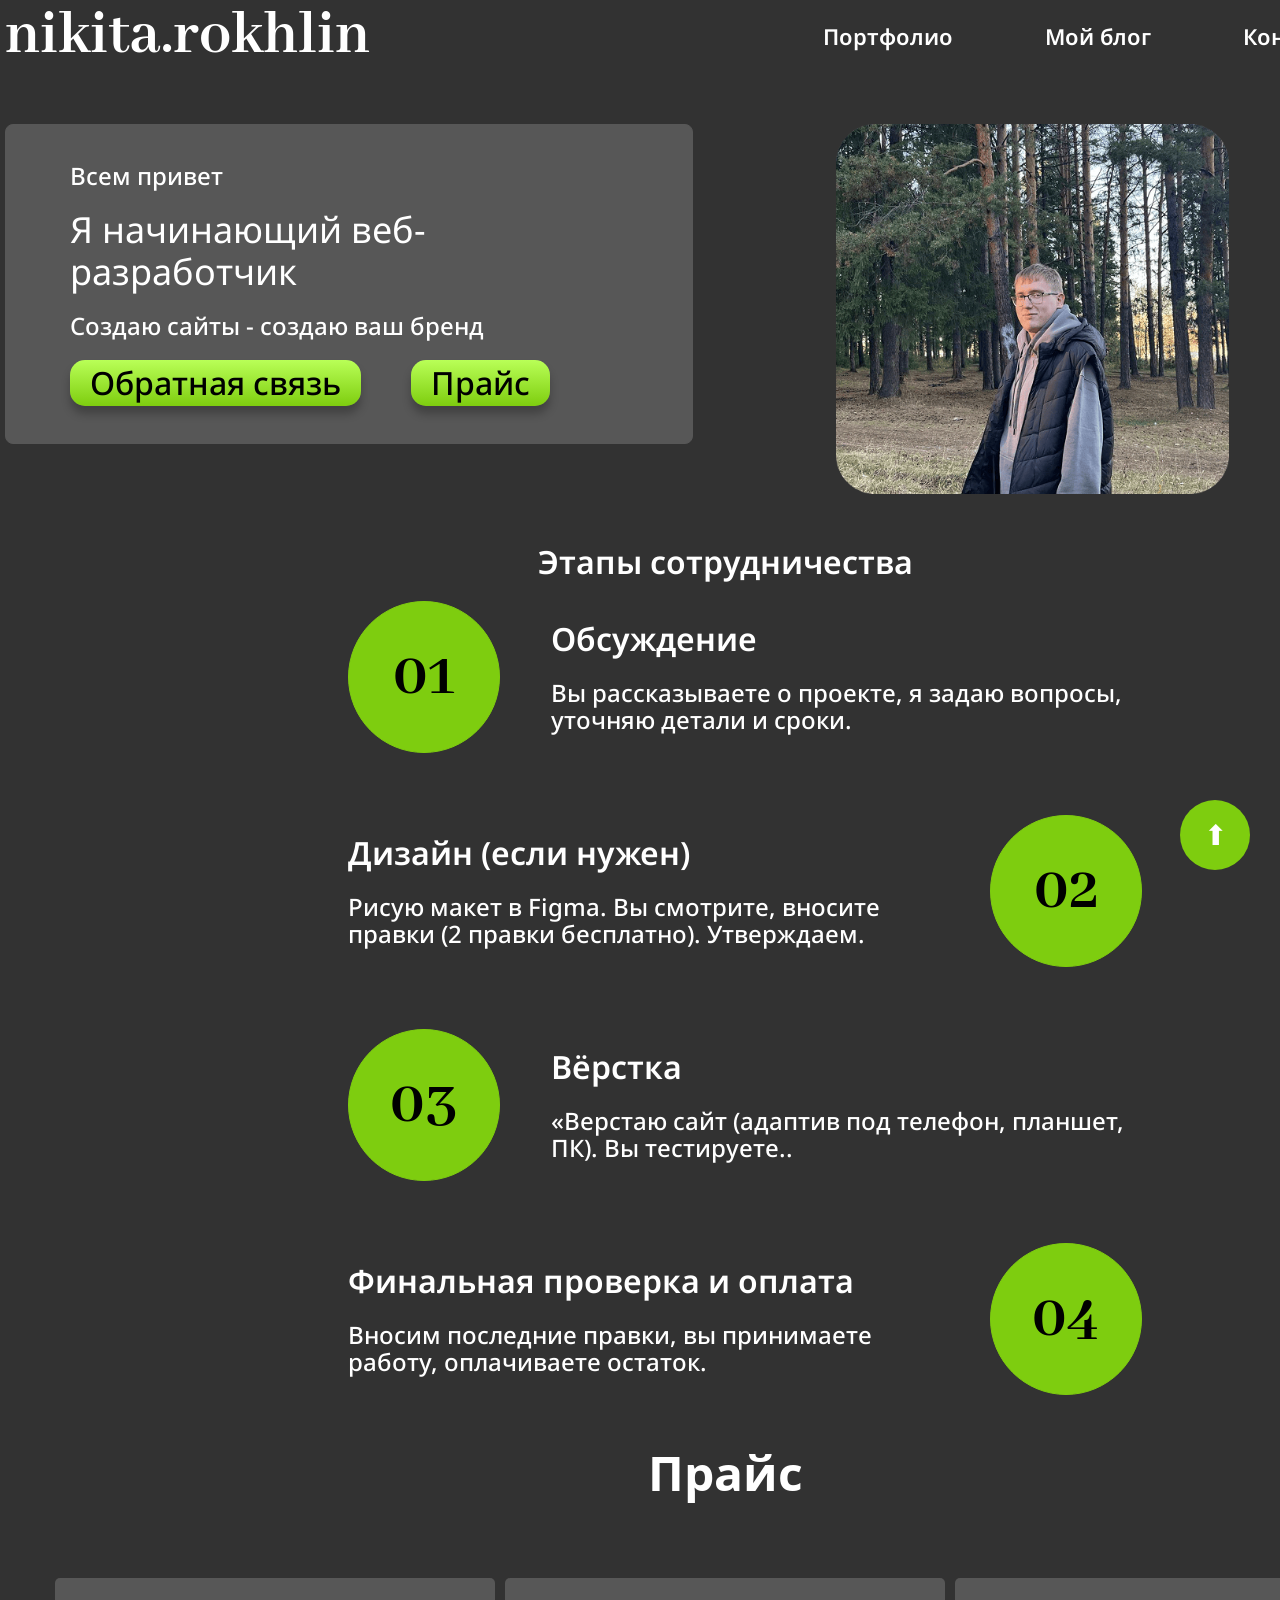
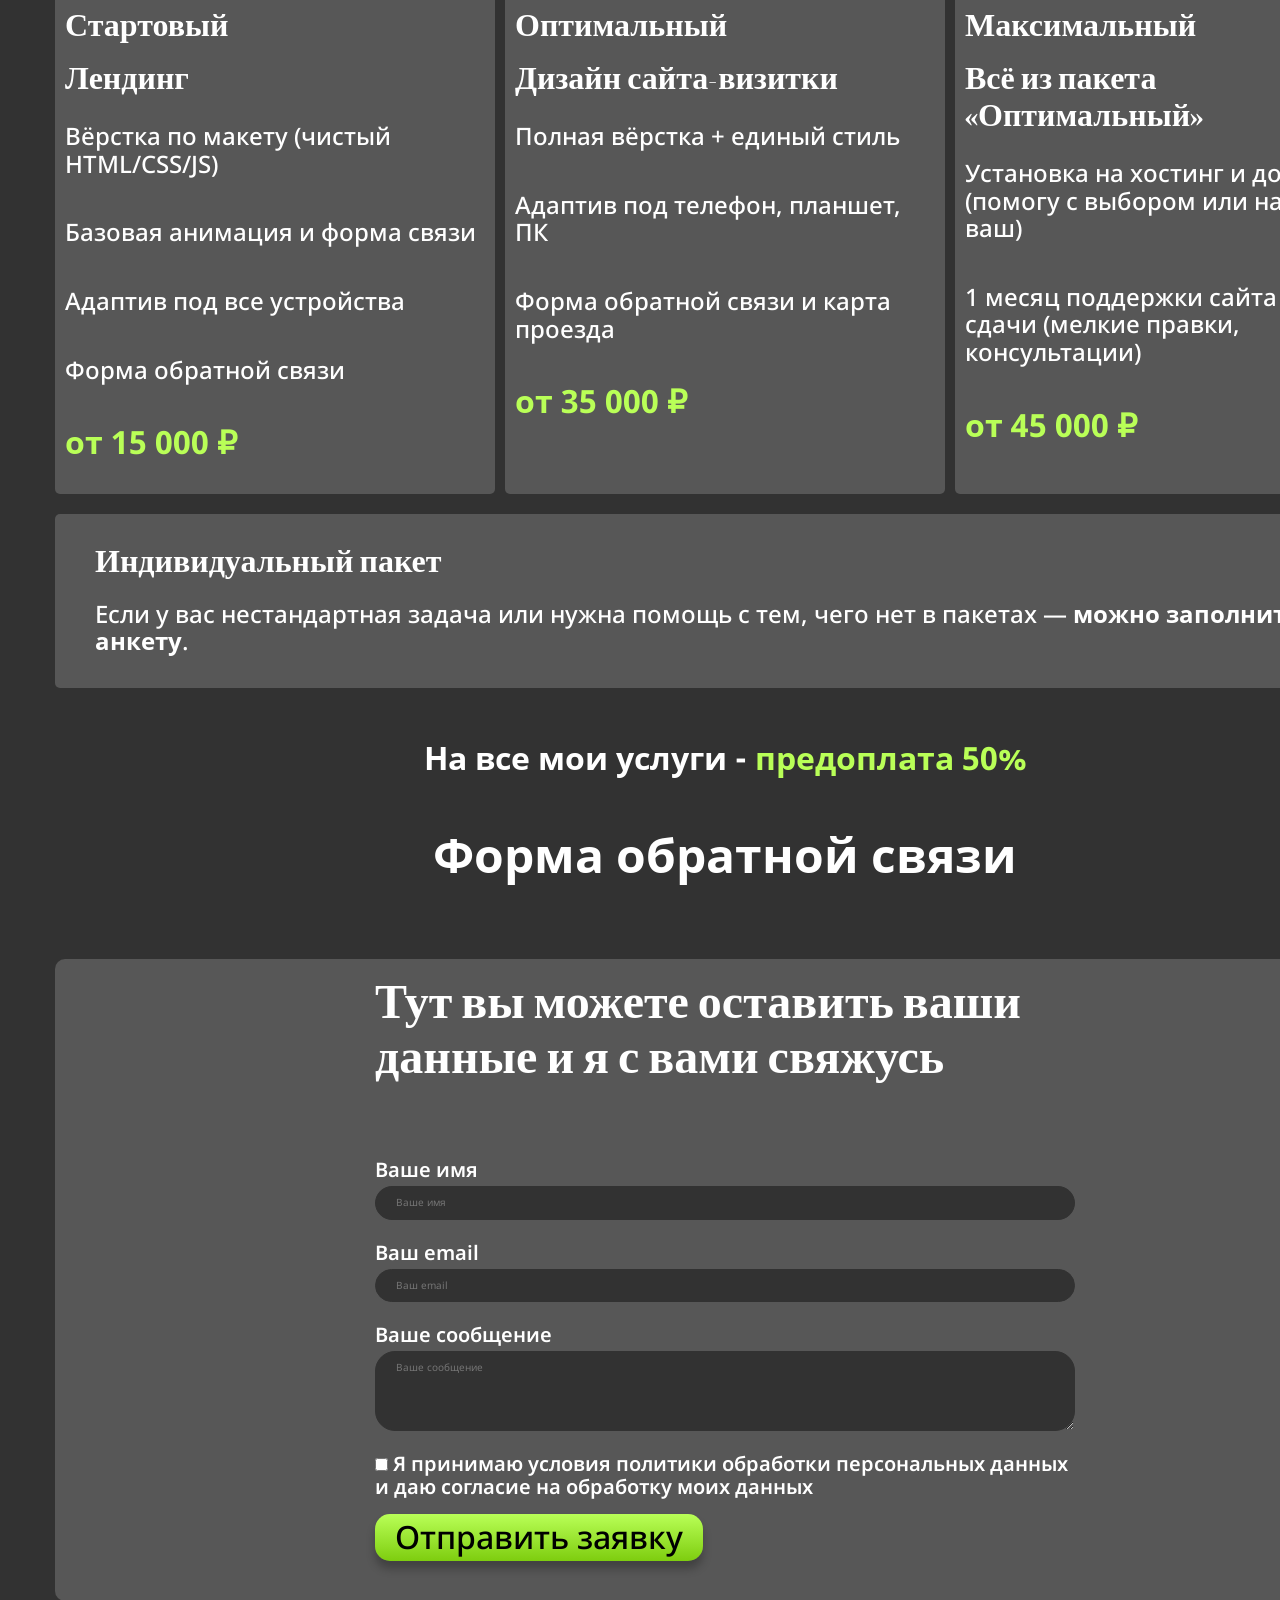
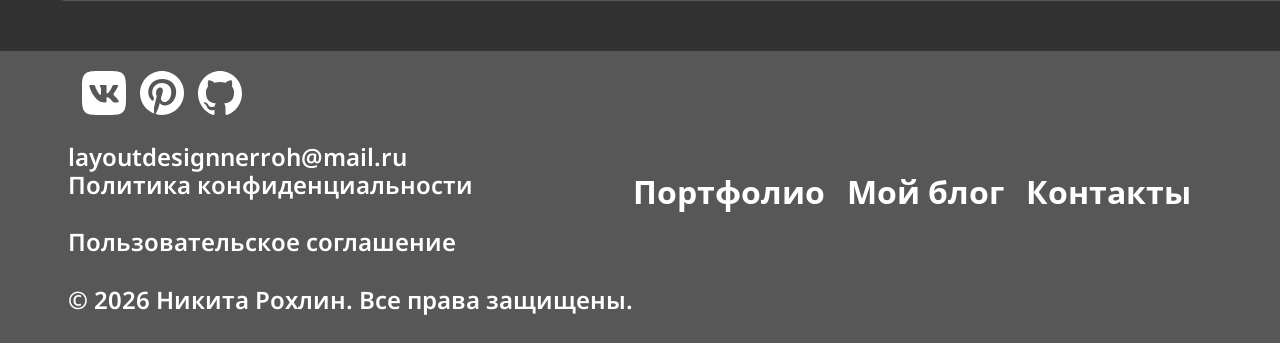
<file: index.html>
<!DOCTYPE html>
<html lang="ru">

<head>
    <meta charset="UTF-8">
    <meta name="viewport" content="width=device-width, initial-scale=1.0">
    <link rel="stylesheet" href="css/style.css">
    <link rel="stylesheet" href="css/normalize.css">
    <script src="JS/rendersCards.js" defer></script>
    <script src="JS/cardPage.js" defer></script>
    <script src="JS/UpArrow.js" defer></script>
    <script src="JS/modalMenu.js" defer></script>
    <script src="JS/form.js" defer></script>
    <script src="JS/smooth.js" defer></script>
    <link rel="icon" href="data:,">
    <title>NIKROXL</title>
</head>

<body>

<!-- ===== МОДАЛЬНОЕ ОКНО ДЛЯ МЕНЮ ===== -->
<div class="modal-overlay" id="modalOverlay">
    <div class="modal">
        <button class="modal__close" id="modalClose">✕</button>
        <nav class="modal__nav">
            <ul class="modal__list">
                <li class="modal__item"><a href="portfolio.html" class="modal__link">Портфолио</a></li>
                <li class="modal__item"><a href="blog.html" class="modal__link">Мой блог</a></li>
                <li class="modal__item"><a href="contact.html" class="modal__link">Контакты</a></li>
            </ul>
        </nav>
    </div>
</div>

    <header class="header">
        <div class="container header__container">
            <div class="header__block">
                <a href="index.html" class="logo">
                    <h1 class="logo__text">nikita.rokhlin</h1>
                </a>

                <nav class="nav">
                    <ul class="nav__list">
                        <li class="nav__item"><a href="portfolio.html" class="nav__link">Портфолио</a></li>
                        <li class="nav__item"><a href="blog.html" class="nav__link">Мой блог</a></li>
                        <li class="nav__item"><a href="contact.html" class="nav__link">Контакты</a></li>
                    </ul>
                </nav>

                <button class="btn bth__header">Меню</button>
            </div>
        </div>
    </header>



    <!--                          MAIN                    -->
    <!--                          HERO                    -->

    <main class="main">

        <section class="hero">
            <div class="container hero__container">
                <div class="hero__block">
                    <span class="hero__subtitle">Всем привет</span>
                    <h1 class="hero__title">Я начинающий веб-разработчик</h1>
                    <span class="hero__subtitle">Создаю сайты - создаю ваш бренд</span>
                    <div class="button__hero">
                        <a href="#form" class="btn__main">Обратная связь</a>
                        <a href="#price" class="btn__main" id="price">Прайс</a>
                    </div>
                </div>

                <div class="hero__img"></div>

            </div>
        </section>

        <!--                          SECTION 1             -->

        <section class="cooperation">
            <div class="container cooperation__container">
                <h2 class="main__title cooperation__title">Этапы сотрудничества</h2>

                <ul class="cooperation__list">
                    <li class="cooperation__item">
                        <span class="cooperation__number">01</span>
                        <div class="cooperation__text">
                            <h3 class="cooperation__title">Обсуждение</h3>
                            <p class="cooperation__description">Вы рассказываете о проекте, я задаю вопросы, уточняю
                                детали
                                и
                                сроки.</p>
                        </div>
                    </li>
                    <li class="cooperation__item">

                        <div class="cooperation__text">
                            <h3 class="cooperation__title">Дизайн (если нужен)</h3>
                            <p class="cooperation__description">Рисую макет в Figma. Вы смотрите, вносите правки (2
                                правки
                                бесплатно). Утверждаем.</p>
                        </div>
                        <span class="cooperation__number">02</span>
                    </li>
                    <li class="cooperation__item">
                        <span class="cooperation__number">03</span>
                        <div class="cooperation__text">
                            <h3 class="cooperation__title">Вёрстка</h3>
                            <p class="cooperation__description">«Верстаю сайт (адаптив под телефон, планшет, ПК). Вы
                                тестируете..</p>
                        </div>
                    </li>
                    <li class="cooperation__item">

                        <div class="cooperation__text">
                            <h3 class="cooperation__title">Финальная проверка и оплата</h3>
                            <p class="cooperation__description">Вносим последние правки, вы принимаете работу,
                                оплачиваете
                                остаток.</p>
                        </div>
                        <span class="cooperation__number">04</span>
                    </li>
                </ul>
            </div>
        </section>

        <!--                          SECTION 2            -->

        <section class="price">
            <div class="container price__container">
                <h2 class="main__title price__title">Прайс</h2>

                <div class="price__list" id="priceBlock">

                </div>

                <article class="priceBlock__last">
                    <h3 class="price__heading price__heading-last">Индивидуальный пакет</h3>
                    <p class="price__paragraph card__item">Если у вас нестандартная задача или нужна помощь с тем, чего
                        нет
                        в пакетах —
                        <em class="em__text"><a href="/questionnaire.html" class="em__link nav__link">можно заполнить анкету</a></em>.
                    </p>
                </article>

                <p class="price__prepayment">На все мои услуги - <strong class="strong__text">предоплата 50%</strong>
                </p>
            </div>
        </section>

        <!--                          SECTION 3            -->


        <section class="form" id="form">
            <div class="container form__container">
                <h2 class="main__title form__title">Форма обратной связи</h2>

                <!-- БЛОК: Форма обратной связи                  -->
                <div class="form__Card">
                    <h3 class="form__subtitle">Тут вы можете оставить ваши данные и я с вами свяжусь</h3>

                    <form class="form__body" action="#" method="POST" novalidate>
                        <!-- ====== ПОЛЕ: ИМЯ ====== -->
                        <div class="form__group">
                            <label for="username" class="form__label visually-hidden">
                                Ваше имя
                            </label>
                            <input class="form__input" type="text" id="username" name="username" placeholder="Ваше имя"
                                required autocomplete="given-name">
                        </div>

                        <!-- ====== ПОЛЕ: EMAIL ====== -->
                        <div class="form__group">
                            <label for="email" class="form__label visually-hidden">
                                Ваш email
                            </label>
                            <input class="form__input" type="email" id="email" name="email" placeholder="Ваш email"
                                required autocomplete="email">
                        </div>

                        <!-- ====== ПОЛЕ: СООБЩЕНИЕ ====== -->
                        <div class="form__group">
                            <label for="message" class="form__label visually-hidden">
                                Ваше сообщение
                            </label>
                            <textarea class="form__textarea form__input" id="message" name="message"
                                placeholder="Ваше сообщение" rows="5"></textarea>
                        </div>

                        <!-- ====== ЧЕКБОКС: СОГЛАСИЕ ====== -->
                        <div class="form__group form__group--checkbox">
                            <label class="form__checkbox-label">
                                <input class="form__checkbox" type="checkbox" name="agreement" value="agreed"
                                    required>
                                <span class="form__checkbox-text">
                                    Я принимаю условия
                                    <a href="/privary.html" target="_blank">
                                        политики обработки персональных данных
                                    </a>
                                    и даю согласие на обработку моих данных
                                </span>
                            </label>
                        </div>

                        <!-- ====== КНОПКА ====== -->
                        <button class="btn__main btn--primary form__submit" type="submit">
                            Отправить заявку
                        </button>
                    </form>
                </div>
            </div>
        </section>

    </main>

    <footer class="footer">
        <div class="container footer__container">
            <!-- ===== ВЕРХНЯЯ ЧАСТЬ: Соцсети + Контакты ===== -->
            <div class="left__card">
                <div class="footer__top">
                    <!-- Социальные сети -->
                    <ul class="footer__social" aria-label="Социальные сети">
                        <li class="footer__social-item">
                            <a href="https://vk.ru/nrokhlin864" target="_blank" rel="noopener noreferrer" aria-label="VK">
                                <svg width="44" height="44" viewBox="0 0 44 44" fill="none"
                                    xmlns="http://www.w3.org/2000/svg">
                                    <path
                                        d="M28.7606 0H15.2636C2.9304 0 0 2.9326 0 15.2394V28.7386C0 41.0674 2.9106 44 15.2394 44H28.7386C41.0674 44 44 41.0894 44 28.7606V15.2636C44 2.9304 41.0894 0 28.7606 0ZM35.5212 31.394H32.3114C31.097 31.394 30.7318 30.4106 28.5538 28.2326C26.653 26.4 25.85 26.1712 25.3682 26.1712C24.7038 26.1712 24.5212 26.3538 24.5212 27.2712V30.1576C24.5212 30.9386 24.2682 31.3962 22.2288 31.3962C20.2499 31.2618 18.3311 30.6599 16.63 29.6399C14.9289 28.6199 13.494 27.211 12.4432 25.5288C9.94917 22.4279 8.21486 18.7868 7.3788 14.8962C7.3788 14.4144 7.5614 13.9788 8.4788 13.9788H11.6886C12.5136 13.9788 12.8106 14.3462 13.1318 15.1932C14.6894 19.778 17.347 23.7644 18.425 23.7644C18.8386 23.7644 19.019 23.5818 19.019 22.55V17.8288C18.8826 15.675 17.7386 15.4924 17.7386 14.7136C17.7533 14.5082 17.8474 14.3166 18.001 14.1794C18.1546 14.0422 18.3556 13.9703 18.5614 13.9788H23.6038C24.2924 13.9788 24.5212 14.322 24.5212 15.147V21.5182C24.5212 22.2068 24.8182 22.4356 25.025 22.4356C25.4386 22.4356 25.7576 22.2068 26.5144 21.45C28.1399 19.4677 29.4679 17.2592 30.4568 14.894C30.5585 14.6103 30.7499 14.3675 31.002 14.2024C31.2541 14.0372 31.5531 13.9587 31.8538 13.9788H35.0636C36.025 13.9788 36.2296 14.4606 36.025 15.147C34.858 17.7616 33.4138 20.2434 31.7174 22.55C31.372 23.078 31.2334 23.353 31.7174 23.9712C32.0364 24.453 33.1606 25.3924 33.9174 26.2856C35.0168 27.383 35.93 28.6521 36.6212 30.0432C36.8962 30.9364 36.4364 31.394 35.5212 31.394Z"
                                        fill="white" />
                                </svg>
                            </a>
                        </li>
                        <li class="footer__social-item">
                            <a href="https://pin.it/2pF9a2N3l" target="_blank" rel="noopener noreferrer" aria-label="pinterest">
                                <svg width="44" height="44" viewBox="0 0 44 44" fill="none"
                                    xmlns="http://www.w3.org/2000/svg">
                                    <path
                                        d="M15.488 42.988C17.6 43.626 19.734 44 22 44C27.8348 44 33.4305 41.6822 37.5564 37.5564C41.6822 33.4305 44 27.8348 44 22C44 19.1109 43.431 16.2501 42.3254 13.581C41.2197 10.9118 39.5992 8.48654 37.5564 6.44365C35.5135 4.40076 33.0882 2.78025 30.419 1.67465C27.7499 0.569047 24.8891 0 22 0C19.1109 0 16.2501 0.569047 13.581 1.67465C10.9118 2.78025 8.48654 4.40076 6.44365 6.44365C2.31785 10.5695 0 16.1652 0 22C0 31.35 5.874 39.38 14.168 42.548C13.97 40.832 13.772 37.994 14.168 36.036L16.698 25.168C16.698 25.168 16.06 23.892 16.06 21.868C16.06 18.832 17.952 16.566 20.108 16.566C22 16.566 22.88 17.952 22.88 19.734C22.88 21.626 21.626 24.332 20.988 26.928C20.614 29.084 22.132 30.976 24.332 30.976C28.248 30.976 31.284 26.796 31.284 20.9C31.284 15.62 27.5 12.012 22.066 12.012C15.862 12.012 12.21 16.632 12.21 21.494C12.21 23.386 12.826 25.3 13.838 26.554C14.036 26.686 14.036 26.862 13.97 27.192L13.332 29.59C13.332 29.964 13.09 30.096 12.716 29.832C9.9 28.6 8.272 24.596 8.272 21.362C8.272 14.41 13.2 8.096 22.704 8.096C30.272 8.096 36.168 13.53 36.168 20.746C36.168 28.314 31.482 34.386 24.772 34.386C22.638 34.386 20.548 33.242 19.8 31.9L18.326 37.114C17.82 39.006 16.434 41.536 15.488 43.054V42.988Z"
                                        fill="white" />
                                </svg>
                            </a>
                        </li>
                        
                        <li class="footer__social-item">
                            <a href="https://github.com/Ferirka" target="_blank" rel="noopener noreferrer" aria-label="GitHub">
                                <svg width="44" height="44" viewBox="0 0 44 44" fill="none"
                                    xmlns="http://www.w3.org/2000/svg">
                                    <path
                                        d="M22 0C19.1109 0 16.2501 0.583175 13.581 1.71623C10.9118 2.84928 8.48654 4.51002 6.44365 6.60363C2.31785 10.8319 0 16.5666 0 22.5462C0 32.5116 6.314 40.9664 15.048 43.9651C16.148 44.1454 16.5 43.4465 16.5 42.8378V39.0275C10.406 40.3802 9.108 36.0063 9.108 36.0063C8.096 33.3909 6.666 32.692 6.666 32.692C4.664 31.2941 6.82 31.3392 6.82 31.3392C9.02 31.497 10.186 33.6615 10.186 33.6615C12.1 37.0885 15.334 36.0739 16.588 35.5328C16.786 34.0673 17.358 33.0753 17.974 32.5116C13.09 31.948 7.964 30.009 7.964 21.4189C7.964 18.9163 8.8 16.9096 10.23 15.3089C10.01 14.7452 9.24 12.4004 10.45 9.35667C10.45 9.35667 12.298 8.74792 16.5 11.6564C18.238 11.1604 20.13 10.9124 22 10.9124C23.87 10.9124 25.762 11.1604 27.5 11.6564C31.702 8.74792 33.55 9.35667 33.55 9.35667C34.76 12.4004 33.99 14.7452 33.77 15.3089C35.2 16.9096 36.036 18.9163 36.036 21.4189C36.036 30.0315 30.888 31.9254 25.982 32.4891C26.774 33.188 27.5 34.5633 27.5 36.6601V42.8378C27.5 43.4465 27.852 44.168 28.974 43.9651C37.708 40.9439 44 32.5116 44 22.5462C44 19.5854 43.431 16.6536 42.3254 13.9181C41.2197 11.1827 39.5992 8.69724 37.5564 6.60363C35.5135 4.51002 33.0882 2.84928 30.419 1.71623C27.7499 0.583175 24.8891 0 22 0Z"
                                        fill="white" />
                                </svg>
                            </a>
                        </li>
                       
                    </ul>

                    <!-- Контакты -->
                    <div class="footer__contacts">
                        <a href="mailto:layoutdesignnerroh@mail.ru" class="footer__email footer__text">
                            layoutdesignnerroh@mail.ru
                        </a>
                    </div>
                </div>

                <!-- ===== СРЕДНЯЯ ЧАСТЬ: Навигация ===== -->


                <!-- ===== НИЖНЯЯ ЧАСТЬ: Юридическая информация ===== -->
                <div class="footer__legal">
                    <a href="privary.html" class="footer__legal-link footer__text nav__link">Политика конфиденциальности</a>
                    <a href="agreement.html" class="footer__legal-link footer__text nav__link">Пользовательское соглашение</a>
                </div>



                <!-- ===== КОПИРАЙТ ===== -->
                <div class="footer__copyright">
                    <p class="footer__copy-text footer__text">© 2026 Никита Рохлин. Все права защищены.</p>
                </div>
            </div>

            <nav class="footer__nav" aria-label="Навигация в подвале">
                <ul class="footer__nav-list">
                    <li class="footer__nav-item nav__link">
                        <a href="portfolio.html" class="footer__nav-link">Портфолио</a>
                    </li>
                    <li class="footer__nav-item nav__link">
                        <a href="blog.html" class="footer__nav-link">Мой блог</a>
                    </li>
                    <li class="footer__nav-item nav__link">
                        <a href="contact.html" class="footer__nav-link">Контакты</a>
                    </li>
                </ul>
            </nav>
        </div>
    </footer>



<button class="up__Arrow" id="UpArrow">

</button>



</body>

</html>
</file>
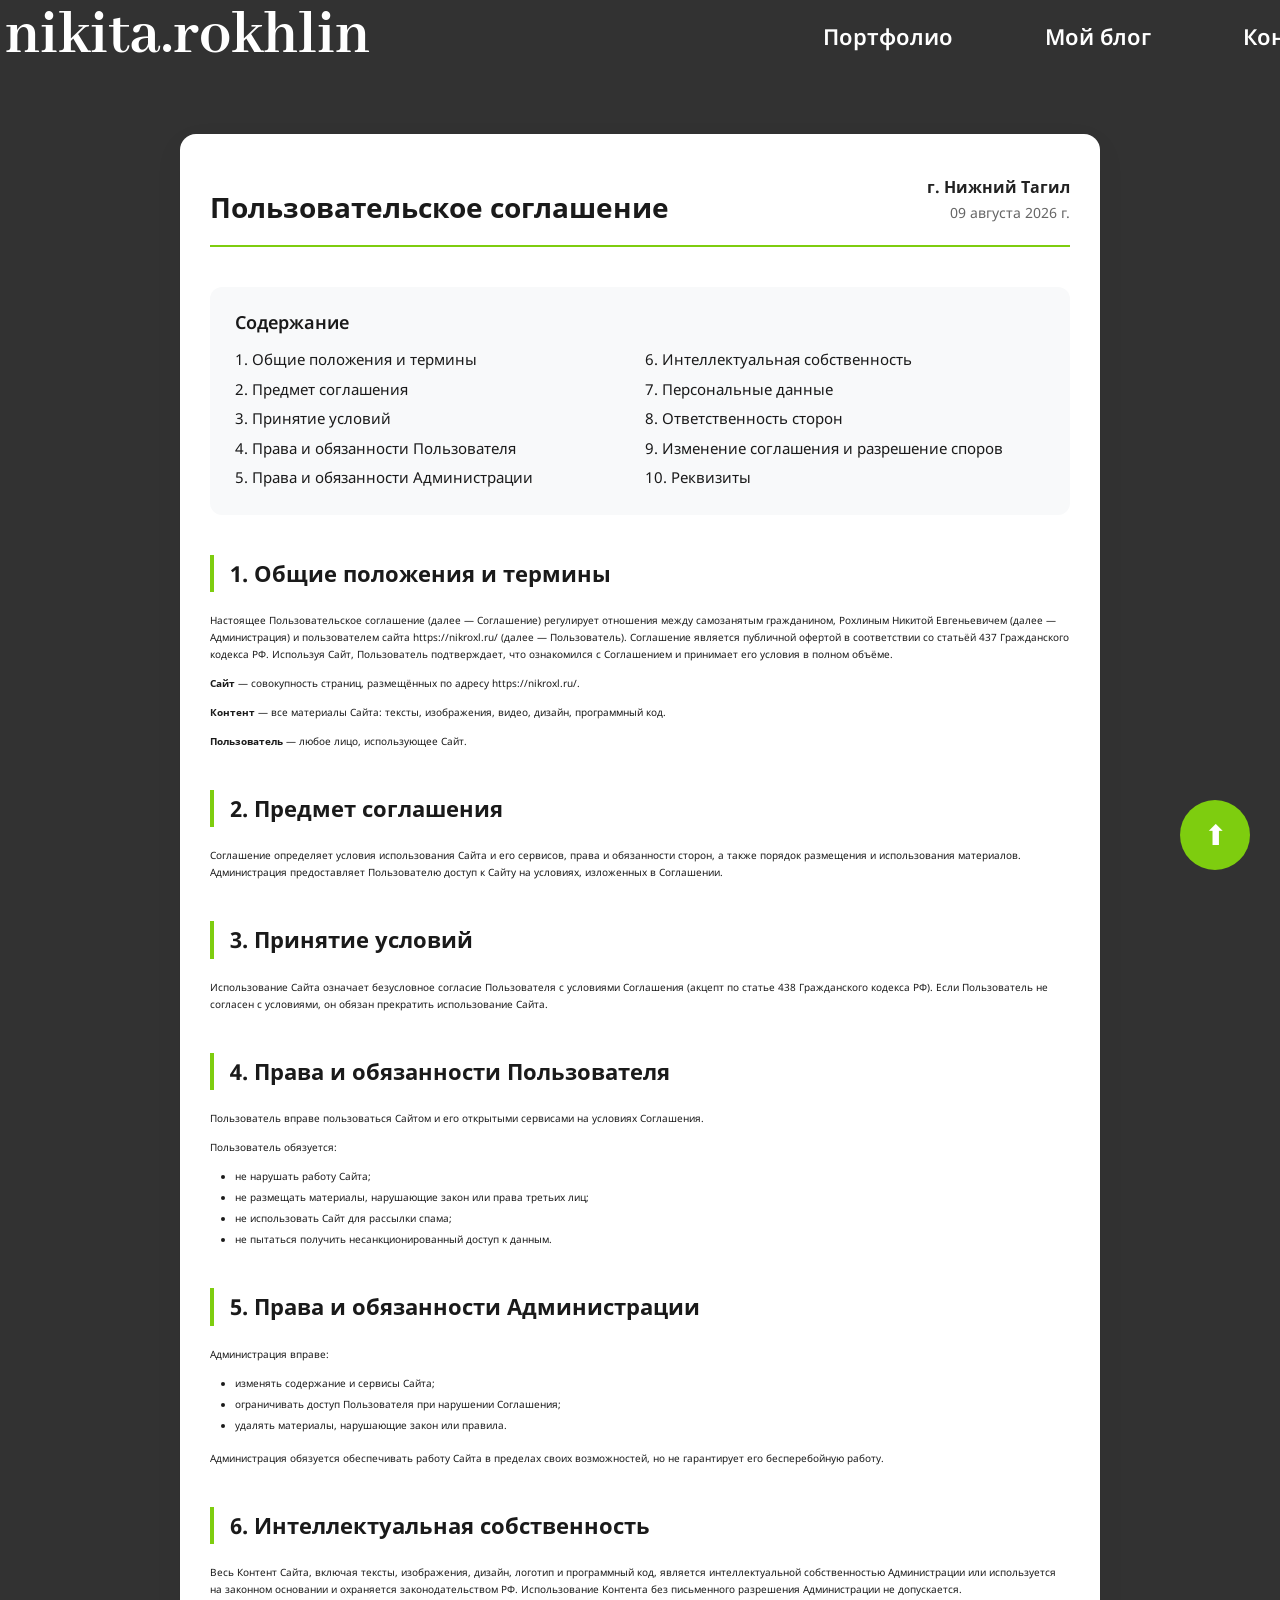
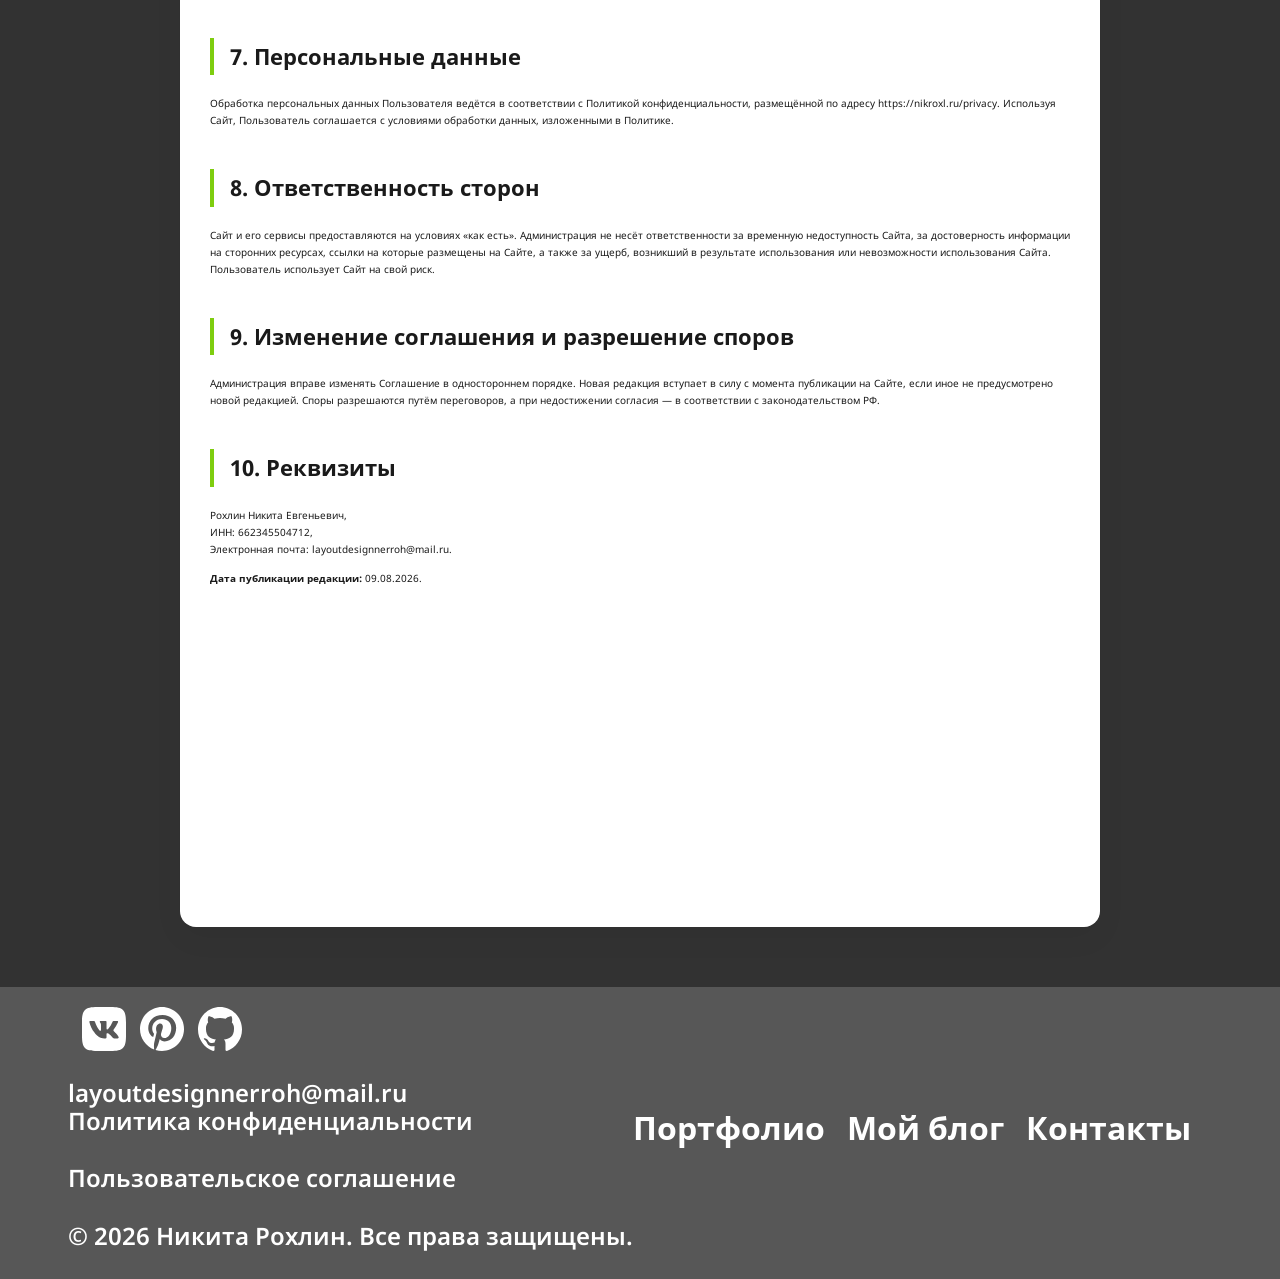
<file: agreement.html>
<!DOCTYPE html>
<html lang="ru">

<head>
    <meta charset="UTF-8">
    <meta name="viewport" content="width=device-width, initial-scale=1.0">
    <link rel="stylesheet" href="css/style.css">
    <link rel="stylesheet" href="css/privary.css">
    <link rel="stylesheet" href="css/normalize.css">
    <script src="JS/blogCards.js" defer></script>
    <script src="JS/blogPage.js" defer></script>
    <script src="JS/modalMenu.js" defer></script>
    <script src="JS/UpArrow.js" defer></script>
    <title>NIKROXL</title>
</head>

<style>
    /* ============================================
   СТИЛИ ДЛЯ СТРАНИЦ С ПРАВОВЫМИ ДОКУМЕНТАМИ
   ============================================ */

    /* Основной контейнер контента */
    .legal-page {
        max-width: 860px;
        margin: 60px auto;
        padding: 40px 30px;
        background: #ffffff;
        border-radius: 16px;
        box-shadow: 0 10px 30px rgba(0, 0, 0, 0.05);
        line-height: 1.7;
        color: #1a1a1a;

        /* ===== ВАЖНО: отступ снизу, чтобы контент не наезжал на футер ===== */
        padding-bottom: 300px;
        /* Если футер высокий, увеличь это значение */
    }

    /* Шапка документа */
    .legal-page__header {
        display: flex;
        justify-content: space-between;
        align-items: flex-end;
        flex-wrap: wrap;
        border-bottom: 2px solid #7ECD0F;
        padding-bottom: 20px;
        margin-bottom: 40px;
    }

    .legal-page__title {
        font-size: 28px;
        font-weight: 700;
        margin: 0;
        line-height: 1.2;
    }

    .legal-page__meta {
        text-align: right;
        font-size: 14px;
        color: #666;
    }

    .legal-page__meta strong {
        display: block;
        font-size: 16px;
        color: #222;
    }

    /* Оглавление */
    .legal-page__toc {
        background: #f8f9fa;
        padding: 20px 25px;
        border-radius: 12px;
        margin-bottom: 40px;
    }

    .legal-page__toc-title {
        font-size: 18px;
        font-weight: 600;
        margin-top: 0;
        margin-bottom: 10px;
    }

    .legal-page__toc-list {
        list-style: none;
        padding: 0;
        margin: 0;
        columns: 2 200px;
    }

    .legal-page__toc-list li {
        margin-bottom: 4px;
    }

    .legal-page__toc-list a {
        color: #1a1a1a;
        text-decoration: none;
        font-size: 15px;
        transition: color 0.2s;
    }

    .legal-page__toc-list a:hover {
        color: #7ECD0F;
    }

    /* Секции */
    .legal-page__section {
        margin-bottom: 40px;
    }

    .legal-page__section h2 {
        font-size: 22px;
        font-weight: 700;
        border-left: 4px solid #7ECD0F;
        padding-left: 16px;
        margin-top: 0;
        margin-bottom: 20px;
    }

    .legal-page__section h3 {
        font-size: 18px;
        font-weight: 600;
        margin-top: 25px;
        margin-bottom: 10px;
    }

    .legal-page__section p {
        margin: 12px 0;
    }

    .legal-page__section ul,
    .legal-page__section ol {
        padding-left: 25px;
        margin: 10px 0 16px;
    }

    .legal-page__section li {
        margin-bottom: 4px;
    }

    /* Футер — принудительно возвращаем в нормальный поток */
    .footer {
        position: relative !important;
        clear: both;
        margin-top: 0 !important;
    }

    /* Адаптив для мобилок */
    @media (max-width: 640px) {
        .legal-page {
            padding: 20px 16px;
            margin: 20px 10px;
            padding-bottom: 250px;
            /* На мобилках футер выше, отступ может быть меньше */
        }

        .legal-page__header {
            flex-direction: column;
            align-items: flex-start;
            gap: 8px;
        }

        .legal-page__meta {
            text-align: left;
            font-size: 13px;
        }

        .legal-page__toc-list {
            columns: 1;
        }
    }
</style>

<body>

    <div class="modal-overlay" id="modalOverlay">
        <div class="modal">
            <button class="modal__close" id="modalClose">✕</button>
            <nav class="modal__nav">
                <ul class="modal__list">
                    <li class="modal__item"><a href="/portfolio.html" class="modal__link">Портфолио</a></li>
                    <li class="modal__item"><a href="/blog.html" class="modal__link">Мой блог</a></li>
                    <li class="modal__item"><a href="/contact.html" class="modal__link">Контакты</a></li>
                </ul>
            </nav>
        </div>
    </div>

    <header class="header">
        <div class="container header__container">
            <div class="header__block">
                <a href="index.html" class="logo">
                    <h1 class="logo__text">nikita.rokhlin</h1>
                </a>

                <nav class="nav">
                    <ul class="nav__list">
                        <li class="nav__item"><a href="/portfolio.html" class="nav__link">Портфолио</a></li>
                        <li class="nav__item"><a href="/blog.html" class="nav__link">Мой блог</a></li>
                        <li class="nav__item"><a href="/contact.html" class="nav__link">Контакты</a></li>
                    </ul>
                </nav>

                <button class="btn bth__header">Меню</button>
            </div>
        </div>
    </header>

    <!--                          MAIN                    -->

    <main class="legal-page" id="top">

        <!-- ШАПКА -->
        <header class="legal-page__header">
            <h1 class="legal-page__title">Пользовательское соглашение</h1>
            <div class="legal-page__meta">
                <strong>г. Нижний Тагил</strong>
                09 августа 2026 г.
            </div>
        </header>

        <!-- ОГЛАВЛЕНИЕ -->
        <nav class="legal-page__toc" aria-label="Оглавление">
            <p class="legal-page__toc-title">Содержание</p>
            <ul class="legal-page__toc-list">
                <li><a href="#section1">1. Общие положения и термины</a></li>
                <li><a href="#section2">2. Предмет соглашения</a></li>
                <li><a href="#section3">3. Принятие условий</a></li>
                <li><a href="#section4">4. Права и обязанности Пользователя</a></li>
                <li><a href="#section5">5. Права и обязанности Администрации</a></li>
                <li><a href="#section6">6. Интеллектуальная собственность</a></li>
                <li><a href="#section7">7. Персональные данные</a></li>
                <li><a href="#section8">8. Ответственность сторон</a></li>
                <li><a href="#section9">9. Изменение соглашения и разрешение споров</a></li>
                <li><a href="#section10">10. Реквизиты</a></li>
            </ul>
        </nav>

        <!-- РАЗДЕЛ 1 -->
        <section class="legal-page__section" id="section1">
            <h2>1. Общие положения и термины</h2>
            <p>Настоящее Пользовательское соглашение (далее — Соглашение) регулирует отношения между самозанятым
                гражданином, Рохлиным Никитой Евгеньевичем (далее — Администрация) и пользователем сайта <a
                    href="https://nikroxl.ru/">https://nikroxl.ru/</a> (далее — Пользователь). Соглашение является
                публичной офертой в соответствии со статьёй 437 Гражданского кодекса РФ. Используя Сайт, Пользователь
                подтверждает, что ознакомился с Соглашением и принимает его условия в полном объёме.</p>

            <p><strong>Сайт</strong> — совокупность страниц, размещённых по адресу <a
                    href="https://nikroxl.ru/">https://nikroxl.ru/</a>.</p>
            <p><strong>Контент</strong> — все материалы Сайта: тексты, изображения, видео, дизайн, программный код.</p>
            <p><strong>Пользователь</strong> — любое лицо, использующее Сайт.</p>
        </section>

        <!-- РАЗДЕЛ 2 -->
        <section class="legal-page__section" id="section2">
            <h2>2. Предмет соглашения</h2>
            <p>Соглашение определяет условия использования Сайта и его сервисов, права и обязанности сторон, а также
                порядок размещения и использования материалов. Администрация предоставляет Пользователю доступ к Сайту
                на условиях, изложенных в Соглашении.</p>
        </section>

        <!-- РАЗДЕЛ 3 -->
        <section class="legal-page__section" id="section3">
            <h2>3. Принятие условий</h2>
            <p>Использование Сайта означает безусловное согласие Пользователя с условиями Соглашения (акцепт по статье
                438 Гражданского кодекса РФ). Если Пользователь не согласен с условиями, он обязан прекратить
                использование Сайта.</p>
        </section>

        <!-- РАЗДЕЛ 4 -->
        <section class="legal-page__section" id="section4">
            <h2>4. Права и обязанности Пользователя</h2>
            <p>Пользователь вправе пользоваться Сайтом и его открытыми сервисами на условиях Соглашения.</p>
            <p>Пользователь обязуется:</p>
            <ul>
                <li>не нарушать работу Сайта;</li>
                <li>не размещать материалы, нарушающие закон или права третьих лиц;</li>
                <li>не использовать Сайт для рассылки спама;</li>
                <li>не пытаться получить несанкционированный доступ к данным.</li>
            </ul>
        </section>

        <!-- РАЗДЕЛ 5 -->
        <section class="legal-page__section" id="section5">
            <h2>5. Права и обязанности Администрации</h2>
            <p>Администрация вправе:</p>
            <ul>
                <li>изменять содержание и сервисы Сайта;</li>
                <li>ограничивать доступ Пользователя при нарушении Соглашения;</li>
                <li>удалять материалы, нарушающие закон или правила.</li>
            </ul>
            <p>Администрация обязуется обеспечивать работу Сайта в пределах своих возможностей, но не гарантирует его
                бесперебойную работу.</p>
        </section>

        <!-- РАЗДЕЛ 6 -->
        <section class="legal-page__section" id="section6">
            <h2>6. Интеллектуальная собственность</h2>
            <p>Весь Контент Сайта, включая тексты, изображения, дизайн, логотип и программный код, является
                интеллектуальной собственностью Администрации или используется на законном основании и охраняется
                законодательством РФ. Использование Контента без письменного разрешения Администрации не допускается.
            </p>
        </section>

        <!-- РАЗДЕЛ 7 -->
        <section class="legal-page__section" id="section7">
            <h2>7. Персональные данные</h2>
            <p>Обработка персональных данных Пользователя ведётся в соответствии с Политикой конфиденциальности,
                размещённой по адресу <a href="https://nikroxl.ru/privacy">https://nikroxl.ru/privacy</a>. Используя
                Сайт, Пользователь соглашается с условиями обработки данных, изложенными в Политике.</p>
        </section>

        <!-- РАЗДЕЛ 8 -->
        <section class="legal-page__section" id="section8">
            <h2>8. Ответственность сторон</h2>
            <p>Сайт и его сервисы предоставляются на условиях «как есть». Администрация не несёт ответственности за
                временную недоступность Сайта, за достоверность информации на сторонних ресурсах, ссылки на которые
                размещены на Сайте, а также за ущерб, возникший в результате использования или невозможности
                использования Сайта. Пользователь использует Сайт на свой риск.</p>
        </section>

        <!-- РАЗДЕЛ 9 -->
        <section class="legal-page__section" id="section9">
            <h2>9. Изменение соглашения и разрешение споров</h2>
            <p>Администрация вправе изменять Соглашение в одностороннем порядке. Новая редакция вступает в силу с
                момента публикации на Сайте, если иное не предусмотрено новой редакцией. Споры разрешаются путём
                переговоров, а при недостижении согласия — в соответствии с законодательством РФ.</p>
        </section>

        <!-- РАЗДЕЛ 10 -->
        <section class="legal-page__section" id="section10">
            <h2>10. Реквизиты</h2>
            <p>
                Рохлин Никита Евгеньевич,<br>
                ИНН: 662345504712,<br>
                Электронная почта: <a href="mailto:layoutdesignnerroh@mail.ru">layoutdesignnerroh@mail.ru</a>.
            </p>
            <p><strong>Дата публикации редакции:</strong> 09.08.2026.</p>
        </section>


    </main>


    <footer class="footer">
        <div class="container footer__container">
            <!-- ===== ВЕРХНЯЯ ЧАСТЬ: Соцсети + Контакты ===== -->
            <div class="left__card">
                <div class="footer__top">
                    <!-- Социальные сети -->
                    <ul class="footer__social" aria-label="Социальные сети">
                        <li class="footer__social-item">
                            <a href="https://vk.ru/nrokhlin864" target="_blank" rel="noopener noreferrer" aria-label="VK">
                                <svg width="44" height="44" viewBox="0 0 44 44" fill="none"
                                    xmlns="http://www.w3.org/2000/svg">
                                    <path
                                        d="M28.7606 0H15.2636C2.9304 0 0 2.9326 0 15.2394V28.7386C0 41.0674 2.9106 44 15.2394 44H28.7386C41.0674 44 44 41.0894 44 28.7606V15.2636C44 2.9304 41.0894 0 28.7606 0ZM35.5212 31.394H32.3114C31.097 31.394 30.7318 30.4106 28.5538 28.2326C26.653 26.4 25.85 26.1712 25.3682 26.1712C24.7038 26.1712 24.5212 26.3538 24.5212 27.2712V30.1576C24.5212 30.9386 24.2682 31.3962 22.2288 31.3962C20.2499 31.2618 18.3311 30.6599 16.63 29.6399C14.9289 28.6199 13.494 27.211 12.4432 25.5288C9.94917 22.4279 8.21486 18.7868 7.3788 14.8962C7.3788 14.4144 7.5614 13.9788 8.4788 13.9788H11.6886C12.5136 13.9788 12.8106 14.3462 13.1318 15.1932C14.6894 19.778 17.347 23.7644 18.425 23.7644C18.8386 23.7644 19.019 23.5818 19.019 22.55V17.8288C18.8826 15.675 17.7386 15.4924 17.7386 14.7136C17.7533 14.5082 17.8474 14.3166 18.001 14.1794C18.1546 14.0422 18.3556 13.9703 18.5614 13.9788H23.6038C24.2924 13.9788 24.5212 14.322 24.5212 15.147V21.5182C24.5212 22.2068 24.8182 22.4356 25.025 22.4356C25.4386 22.4356 25.7576 22.2068 26.5144 21.45C28.1399 19.4677 29.4679 17.2592 30.4568 14.894C30.5585 14.6103 30.7499 14.3675 31.002 14.2024C31.2541 14.0372 31.5531 13.9587 31.8538 13.9788H35.0636C36.025 13.9788 36.2296 14.4606 36.025 15.147C34.858 17.7616 33.4138 20.2434 31.7174 22.55C31.372 23.078 31.2334 23.353 31.7174 23.9712C32.0364 24.453 33.1606 25.3924 33.9174 26.2856C35.0168 27.383 35.93 28.6521 36.6212 30.0432C36.8962 30.9364 36.4364 31.394 35.5212 31.394Z"
                                        fill="white" />
                                </svg>
                            </a>
                        </li>
                        <li class="footer__social-item">
                            <a href="https://pin.it/2pF9a2N3l" target="_blank" rel="noopener noreferrer" aria-label="pinterest">
                                <svg width="44" height="44" viewBox="0 0 44 44" fill="none"
                                    xmlns="http://www.w3.org/2000/svg">
                                    <path
                                        d="M15.488 42.988C17.6 43.626 19.734 44 22 44C27.8348 44 33.4305 41.6822 37.5564 37.5564C41.6822 33.4305 44 27.8348 44 22C44 19.1109 43.431 16.2501 42.3254 13.581C41.2197 10.9118 39.5992 8.48654 37.5564 6.44365C35.5135 4.40076 33.0882 2.78025 30.419 1.67465C27.7499 0.569047 24.8891 0 22 0C19.1109 0 16.2501 0.569047 13.581 1.67465C10.9118 2.78025 8.48654 4.40076 6.44365 6.44365C2.31785 10.5695 0 16.1652 0 22C0 31.35 5.874 39.38 14.168 42.548C13.97 40.832 13.772 37.994 14.168 36.036L16.698 25.168C16.698 25.168 16.06 23.892 16.06 21.868C16.06 18.832 17.952 16.566 20.108 16.566C22 16.566 22.88 17.952 22.88 19.734C22.88 21.626 21.626 24.332 20.988 26.928C20.614 29.084 22.132 30.976 24.332 30.976C28.248 30.976 31.284 26.796 31.284 20.9C31.284 15.62 27.5 12.012 22.066 12.012C15.862 12.012 12.21 16.632 12.21 21.494C12.21 23.386 12.826 25.3 13.838 26.554C14.036 26.686 14.036 26.862 13.97 27.192L13.332 29.59C13.332 29.964 13.09 30.096 12.716 29.832C9.9 28.6 8.272 24.596 8.272 21.362C8.272 14.41 13.2 8.096 22.704 8.096C30.272 8.096 36.168 13.53 36.168 20.746C36.168 28.314 31.482 34.386 24.772 34.386C22.638 34.386 20.548 33.242 19.8 31.9L18.326 37.114C17.82 39.006 16.434 41.536 15.488 43.054V42.988Z"
                                        fill="white" />
                                </svg>
                            </a>
                        </li>
                        
                        <li class="footer__social-item">
                            <a href="https://github.com/Ferirka" target="_blank" rel="noopener noreferrer" aria-label="GitHub">
                                <svg width="44" height="44" viewBox="0 0 44 44" fill="none"
                                    xmlns="http://www.w3.org/2000/svg">
                                    <path
                                        d="M22 0C19.1109 0 16.2501 0.583175 13.581 1.71623C10.9118 2.84928 8.48654 4.51002 6.44365 6.60363C2.31785 10.8319 0 16.5666 0 22.5462C0 32.5116 6.314 40.9664 15.048 43.9651C16.148 44.1454 16.5 43.4465 16.5 42.8378V39.0275C10.406 40.3802 9.108 36.0063 9.108 36.0063C8.096 33.3909 6.666 32.692 6.666 32.692C4.664 31.2941 6.82 31.3392 6.82 31.3392C9.02 31.497 10.186 33.6615 10.186 33.6615C12.1 37.0885 15.334 36.0739 16.588 35.5328C16.786 34.0673 17.358 33.0753 17.974 32.5116C13.09 31.948 7.964 30.009 7.964 21.4189C7.964 18.9163 8.8 16.9096 10.23 15.3089C10.01 14.7452 9.24 12.4004 10.45 9.35667C10.45 9.35667 12.298 8.74792 16.5 11.6564C18.238 11.1604 20.13 10.9124 22 10.9124C23.87 10.9124 25.762 11.1604 27.5 11.6564C31.702 8.74792 33.55 9.35667 33.55 9.35667C34.76 12.4004 33.99 14.7452 33.77 15.3089C35.2 16.9096 36.036 18.9163 36.036 21.4189C36.036 30.0315 30.888 31.9254 25.982 32.4891C26.774 33.188 27.5 34.5633 27.5 36.6601V42.8378C27.5 43.4465 27.852 44.168 28.974 43.9651C37.708 40.9439 44 32.5116 44 22.5462C44 19.5854 43.431 16.6536 42.3254 13.9181C41.2197 11.1827 39.5992 8.69724 37.5564 6.60363C35.5135 4.51002 33.0882 2.84928 30.419 1.71623C27.7499 0.583175 24.8891 0 22 0Z"
                                        fill="white" />
                                </svg>
                            </a>
                        </li>
                       
                    </ul>

                    <!-- Контакты -->
                    <div class="footer__contacts">
                        <a href="mailto:layoutdesignnerroh@mail.ru" class="footer__email footer__text">
                            layoutdesignnerroh@mail.ru
                        </a>
                    </div>
                </div>

                <!-- ===== СРЕДНЯЯ ЧАСТЬ: Навигация ===== -->


                <!-- ===== НИЖНЯЯ ЧАСТЬ: Юридическая информация ===== -->
                <div class="footer__legal">
                    <a href="privary.html" class="footer__legal-link footer__text nav__link">Политика конфиденциальности</a>
                    <a href="agreement.html" class="footer__legal-link footer__text nav__link">Пользовательское соглашение</a>
                </div>



                <!-- ===== КОПИРАЙТ ===== -->
                <div class="footer__copyright">
                    <p class="footer__copy-text footer__text">© 2026 Никита Рохлин. Все права защищены.</p>
                </div>
            </div>

            <nav class="footer__nav" aria-label="Навигация в подвале">
                <ul class="footer__nav-list">
                    <li class="footer__nav-item nav__link">
                        <a href="portfolio.html" class="footer__nav-link">Портфолио</a>
                    </li>
                    <li class="footer__nav-item nav__link">
                        <a href="blog.html" class="footer__nav-link">Мой блог</a>
                    </li>
                    <li class="footer__nav-item nav__link">
                        <a href="contact.html" class="footer__nav-link">Контакты</a>
                    </li>
                </ul>
            </nav>
        </div>
    </footer>


    <button class="up__Arrow" id="UpArrow">

    </button>

</body>

</html>
</file>
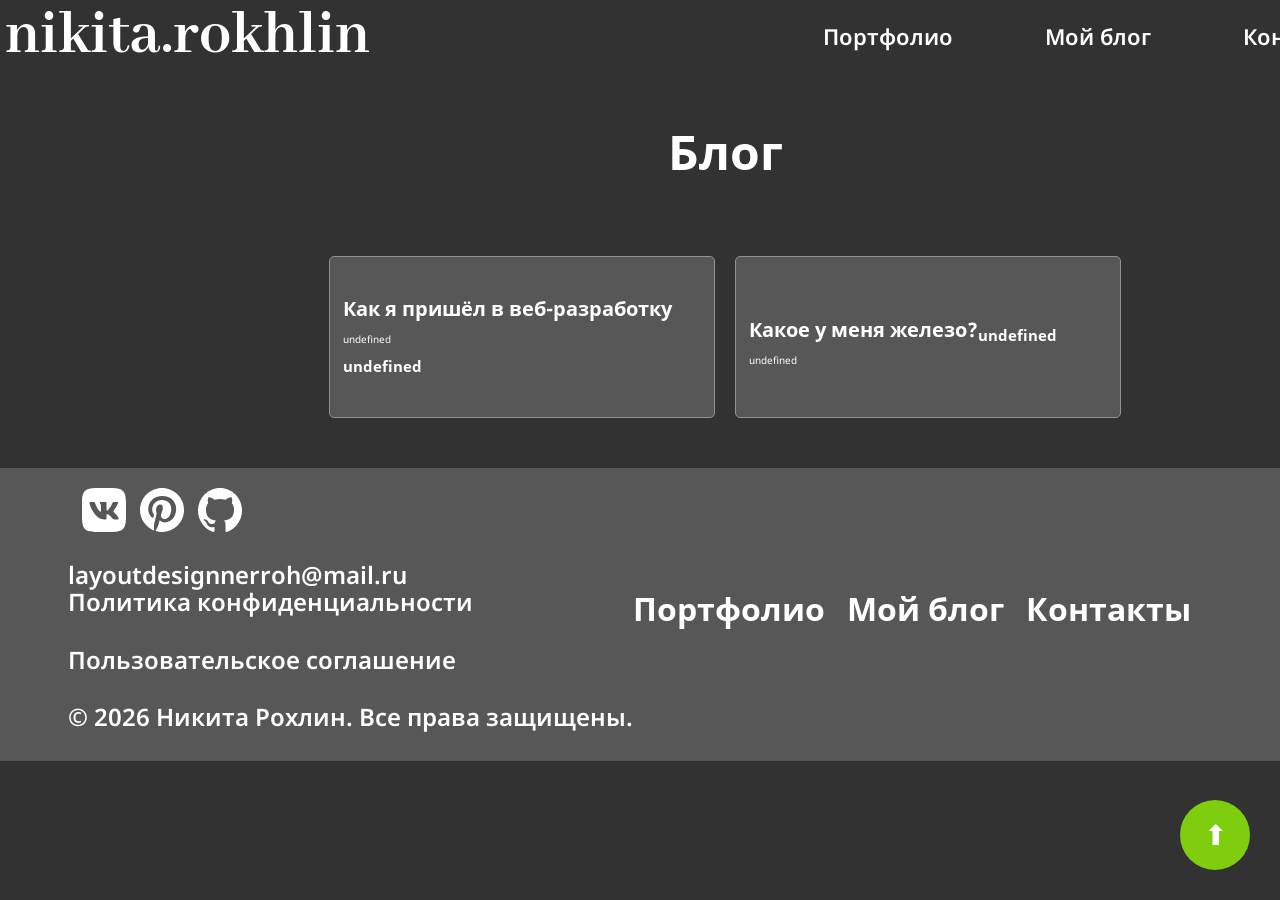
<file: blog.html>
<!DOCTYPE html>
<html lang="ru">

<head>
    <meta charset="UTF-8">
    <meta name="viewport" content="width=device-width, initial-scale=1.0">
    <link rel="stylesheet" href="css/style.css">
    <link rel="stylesheet" href="css/normalize.css">
     <script src="JS/blogCards.js" defer></script>
    <script src="JS/blogPage.js" defer></script>
    <script src="JS/modalMenu.js" defer></script>
    <script src="JS/UpArrow.js" defer></script>
    <link rel="icon" href="data:,">
    <title>NIKROXL</title>
</head>

<body>

<!-- ===== МОДАЛЬНОЕ ОКНО ДЛЯ МЕНЮ ===== -->
<div class="modal-overlay" id="modalOverlay">
    <div class="modal">
        <button class="modal__close" id="modalClose">✕</button>
        <nav class="modal__nav">
            <ul class="modal__list">
                <li class="modal__item"><a href="portfolio.html" class="modal__link">Портфолио</a></li>
                <li class="modal__item"><a href="blog.html" class="modal__link">Мой блог</a></li>
                <li class="modal__item"><a href="contact.html" class="modal__link">Контакты</a></li>
            </ul>
        </nav>
    </div>
</div>

    <header class="header">
        <div class="container header__container">
            <div class="header__block">
                <a href="index.html" class="logo">
                    <h1 class="logo__text">nikita.rokhlin</h1>
                </a>

                <nav class="nav">
                    <ul class="nav__list">
                        <li class="nav__item"><a href="portfolio.html" class="nav__link">Портфолио</a></li>
                        <li class="nav__item"><a href="blog.html" class="nav__link">Мой блог</a></li>
                        <li class="nav__item"><a href="contact.html" class="nav__link">Контакты</a></li>
                    </ul>
                </nav>

                <button class="btn bth__header">Меню</button>
            </div>
        </div>
    </header>

    <!--                          MAIN                    -->

    <div class="main">


        <section class="blog">
            <div class="container blog__container">
                <h2 class="main__title blog__title">Блог</h2>
                <div class="blog__block" id="blogBlock">

                </div>
            </div>
        </section>

    </div>


    <footer class="footer">
        <div class="container footer__container">
            <!-- ===== ВЕРХНЯЯ ЧАСТЬ: Соцсети + Контакты ===== -->
            <div class="left__card">
                <div class="footer__top">
                    <!-- Социальные сети -->
                    <ul class="footer__social" aria-label="Социальные сети">
                        <li class="footer__social-item">
                            <a href="https://vk.ru/nrokhlin864" target="_blank" rel="noopener noreferrer" aria-label="VK">
                                <svg width="44" height="44" viewBox="0 0 44 44" fill="none"
                                    xmlns="http://www.w3.org/2000/svg">
                                    <path
                                        d="M28.7606 0H15.2636C2.9304 0 0 2.9326 0 15.2394V28.7386C0 41.0674 2.9106 44 15.2394 44H28.7386C41.0674 44 44 41.0894 44 28.7606V15.2636C44 2.9304 41.0894 0 28.7606 0ZM35.5212 31.394H32.3114C31.097 31.394 30.7318 30.4106 28.5538 28.2326C26.653 26.4 25.85 26.1712 25.3682 26.1712C24.7038 26.1712 24.5212 26.3538 24.5212 27.2712V30.1576C24.5212 30.9386 24.2682 31.3962 22.2288 31.3962C20.2499 31.2618 18.3311 30.6599 16.63 29.6399C14.9289 28.6199 13.494 27.211 12.4432 25.5288C9.94917 22.4279 8.21486 18.7868 7.3788 14.8962C7.3788 14.4144 7.5614 13.9788 8.4788 13.9788H11.6886C12.5136 13.9788 12.8106 14.3462 13.1318 15.1932C14.6894 19.778 17.347 23.7644 18.425 23.7644C18.8386 23.7644 19.019 23.5818 19.019 22.55V17.8288C18.8826 15.675 17.7386 15.4924 17.7386 14.7136C17.7533 14.5082 17.8474 14.3166 18.001 14.1794C18.1546 14.0422 18.3556 13.9703 18.5614 13.9788H23.6038C24.2924 13.9788 24.5212 14.322 24.5212 15.147V21.5182C24.5212 22.2068 24.8182 22.4356 25.025 22.4356C25.4386 22.4356 25.7576 22.2068 26.5144 21.45C28.1399 19.4677 29.4679 17.2592 30.4568 14.894C30.5585 14.6103 30.7499 14.3675 31.002 14.2024C31.2541 14.0372 31.5531 13.9587 31.8538 13.9788H35.0636C36.025 13.9788 36.2296 14.4606 36.025 15.147C34.858 17.7616 33.4138 20.2434 31.7174 22.55C31.372 23.078 31.2334 23.353 31.7174 23.9712C32.0364 24.453 33.1606 25.3924 33.9174 26.2856C35.0168 27.383 35.93 28.6521 36.6212 30.0432C36.8962 30.9364 36.4364 31.394 35.5212 31.394Z"
                                        fill="white" />
                                </svg>
                            </a>
                        </li>
                        <li class="footer__social-item">
                            <a href="https://pin.it/2pF9a2N3l" target="_blank" rel="noopener noreferrer" aria-label="pinterest">
                                <svg width="44" height="44" viewBox="0 0 44 44" fill="none"
                                    xmlns="http://www.w3.org/2000/svg">
                                    <path
                                        d="M15.488 42.988C17.6 43.626 19.734 44 22 44C27.8348 44 33.4305 41.6822 37.5564 37.5564C41.6822 33.4305 44 27.8348 44 22C44 19.1109 43.431 16.2501 42.3254 13.581C41.2197 10.9118 39.5992 8.48654 37.5564 6.44365C35.5135 4.40076 33.0882 2.78025 30.419 1.67465C27.7499 0.569047 24.8891 0 22 0C19.1109 0 16.2501 0.569047 13.581 1.67465C10.9118 2.78025 8.48654 4.40076 6.44365 6.44365C2.31785 10.5695 0 16.1652 0 22C0 31.35 5.874 39.38 14.168 42.548C13.97 40.832 13.772 37.994 14.168 36.036L16.698 25.168C16.698 25.168 16.06 23.892 16.06 21.868C16.06 18.832 17.952 16.566 20.108 16.566C22 16.566 22.88 17.952 22.88 19.734C22.88 21.626 21.626 24.332 20.988 26.928C20.614 29.084 22.132 30.976 24.332 30.976C28.248 30.976 31.284 26.796 31.284 20.9C31.284 15.62 27.5 12.012 22.066 12.012C15.862 12.012 12.21 16.632 12.21 21.494C12.21 23.386 12.826 25.3 13.838 26.554C14.036 26.686 14.036 26.862 13.97 27.192L13.332 29.59C13.332 29.964 13.09 30.096 12.716 29.832C9.9 28.6 8.272 24.596 8.272 21.362C8.272 14.41 13.2 8.096 22.704 8.096C30.272 8.096 36.168 13.53 36.168 20.746C36.168 28.314 31.482 34.386 24.772 34.386C22.638 34.386 20.548 33.242 19.8 31.9L18.326 37.114C17.82 39.006 16.434 41.536 15.488 43.054V42.988Z"
                                        fill="white" />
                                </svg>
                            </a>
                        </li>
                        
                        <li class="footer__social-item">
                            <a href="https://github.com/Ferirka" target="_blank" rel="noopener noreferrer" aria-label="GitHub">
                                <svg width="44" height="44" viewBox="0 0 44 44" fill="none"
                                    xmlns="http://www.w3.org/2000/svg">
                                    <path
                                        d="M22 0C19.1109 0 16.2501 0.583175 13.581 1.71623C10.9118 2.84928 8.48654 4.51002 6.44365 6.60363C2.31785 10.8319 0 16.5666 0 22.5462C0 32.5116 6.314 40.9664 15.048 43.9651C16.148 44.1454 16.5 43.4465 16.5 42.8378V39.0275C10.406 40.3802 9.108 36.0063 9.108 36.0063C8.096 33.3909 6.666 32.692 6.666 32.692C4.664 31.2941 6.82 31.3392 6.82 31.3392C9.02 31.497 10.186 33.6615 10.186 33.6615C12.1 37.0885 15.334 36.0739 16.588 35.5328C16.786 34.0673 17.358 33.0753 17.974 32.5116C13.09 31.948 7.964 30.009 7.964 21.4189C7.964 18.9163 8.8 16.9096 10.23 15.3089C10.01 14.7452 9.24 12.4004 10.45 9.35667C10.45 9.35667 12.298 8.74792 16.5 11.6564C18.238 11.1604 20.13 10.9124 22 10.9124C23.87 10.9124 25.762 11.1604 27.5 11.6564C31.702 8.74792 33.55 9.35667 33.55 9.35667C34.76 12.4004 33.99 14.7452 33.77 15.3089C35.2 16.9096 36.036 18.9163 36.036 21.4189C36.036 30.0315 30.888 31.9254 25.982 32.4891C26.774 33.188 27.5 34.5633 27.5 36.6601V42.8378C27.5 43.4465 27.852 44.168 28.974 43.9651C37.708 40.9439 44 32.5116 44 22.5462C44 19.5854 43.431 16.6536 42.3254 13.9181C41.2197 11.1827 39.5992 8.69724 37.5564 6.60363C35.5135 4.51002 33.0882 2.84928 30.419 1.71623C27.7499 0.583175 24.8891 0 22 0Z"
                                        fill="white" />
                                </svg>
                            </a>
                        </li>
                       
                    </ul>

                    <!-- Контакты -->
                    <div class="footer__contacts">
                        <a href="mailto:layoutdesignnerroh@mail.ru" class="footer__email footer__text">
                            layoutdesignnerroh@mail.ru
                        </a>
                    </div>
                </div>

                <!-- ===== СРЕДНЯЯ ЧАСТЬ: Навигация ===== -->


                <!-- ===== НИЖНЯЯ ЧАСТЬ: Юридическая информация ===== -->
                <div class="footer__legal">
                    <a href="privary.html" class="footer__legal-link footer__text nav__link">Политика конфиденциальности</a>
                    <a href="agreement.html" class="footer__legal-link footer__text nav__link">Пользовательское соглашение</a>
                </div>



                <!-- ===== КОПИРАЙТ ===== -->
                <div class="footer__copyright">
                    <p class="footer__copy-text footer__text">© 2026 Никита Рохлин. Все права защищены.</p>
                </div>
            </div>

            <nav class="footer__nav" aria-label="Навигация в подвале">
                <ul class="footer__nav-list">
                    <li class="footer__nav-item nav__link">
                        <a href="portfolio.html" class="footer__nav-link">Портфолио</a>
                    </li>
                    <li class="footer__nav-item nav__link">
                        <a href="blog.html" class="footer__nav-link">Мой блог</a>
                    </li>
                    <li class="footer__nav-item nav__link">
                        <a href="contact.html" class="footer__nav-link">Контакты</a>
                    </li>
                </ul>
            </nav>
        </div>
    </footer>




<button class="up__Arrow" id="UpArrow">

</button>


</body>

</html>
</file>
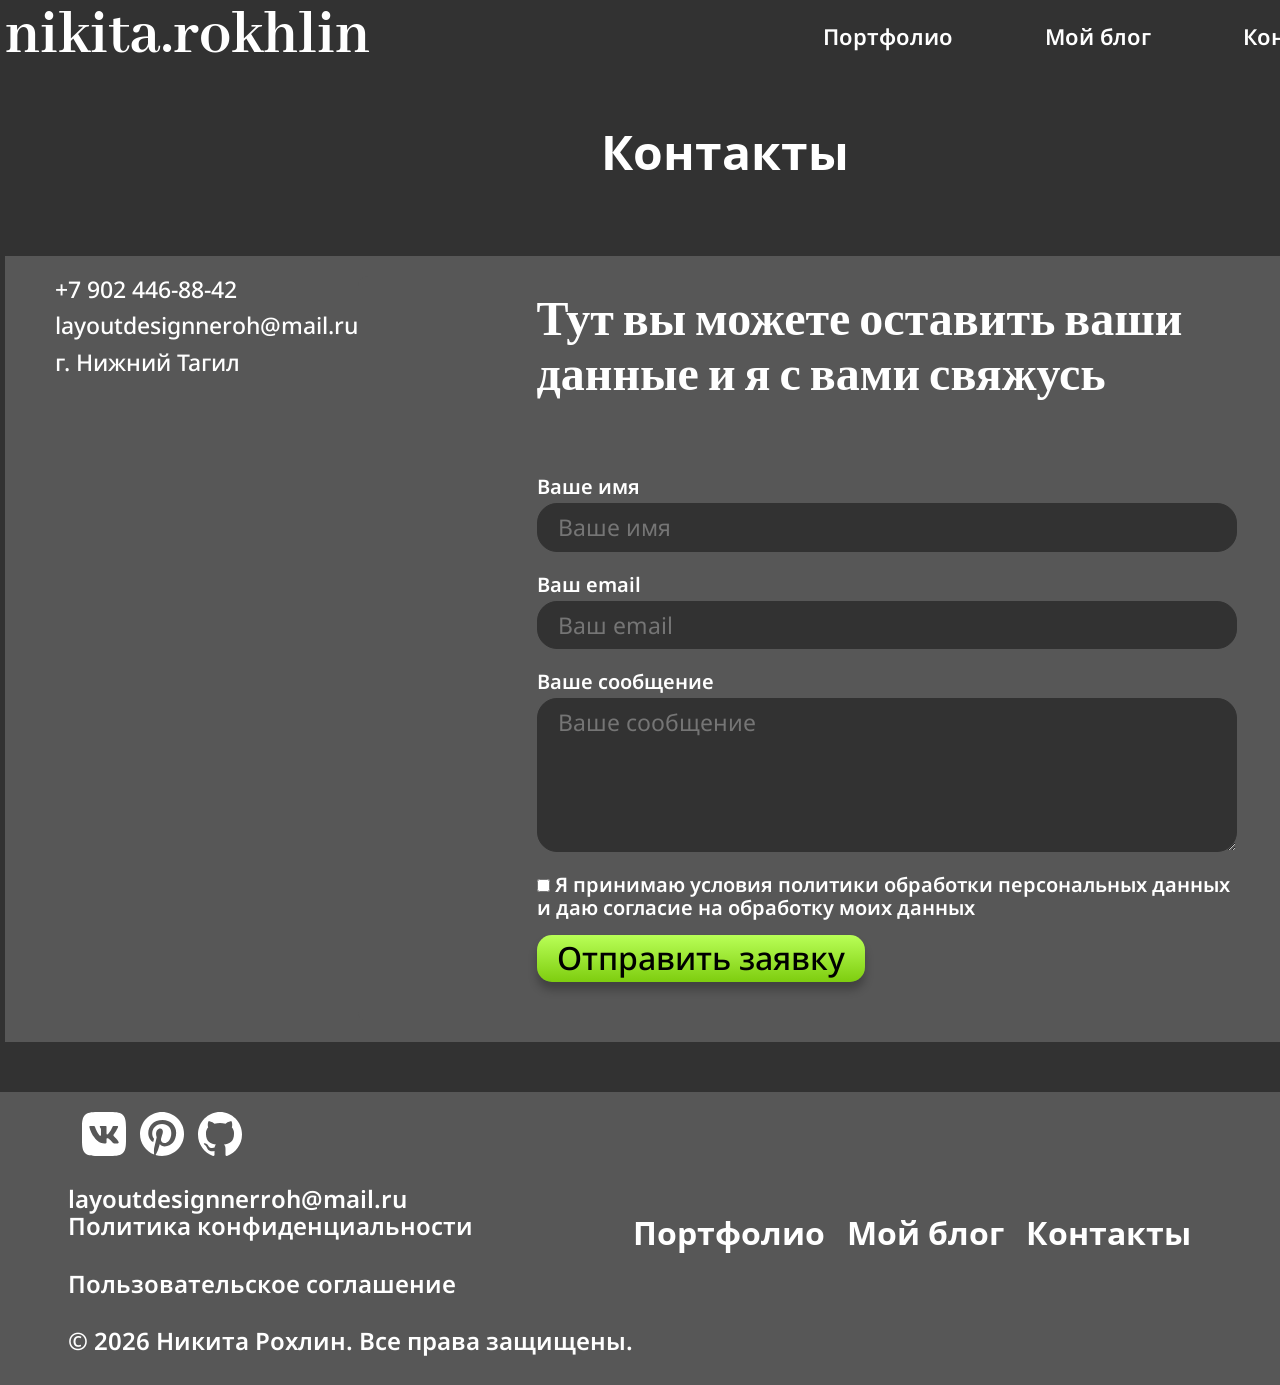
<file: contact.html>
<!DOCTYPE html>
<html lang="ru">

<head>
    <meta charset="UTF-8">
    <meta name="viewport" content="width=device-width, initial-scale=1.0">
    <link rel="stylesheet" href="css/style.css">
    <link rel="stylesheet" href="css/normalize.css">
    <script src="JS/rendersCards.js" defer></script>
    <script src="JS/cardPage.js" defer></script>
    <script src="JS/modalMenu.js" defer></script>
    <script src="JS/UpArrow.js" defer></script>
    <title>NIKROXL</title>
</head>

<body>

    <!-- ===== МОДАЛЬНОЕ ОКНО ДЛЯ МЕНЮ ===== -->
<div class="modal-overlay" id="modalOverlay">
    <div class="modal">
        <button class="modal__close" id="modalClose">✕</button>
        <nav class="modal__nav">
            <ul class="modal__list">
                <li class="modal__item"><a href="portfolio.html" class="modal__link">Портфолио</a></li>
                <li class="modal__item"><a href="blog.html" class="modal__link">Мой блог</a></li>
                <li class="modal__item"><a href="contact.html" class="modal__link">Контакты</a></li>
            </ul>
        </nav>
    </div>
</div>

    <header class="header">
        <div class="container header__container">
            <div class="header__block">
                <a href="index.html" class="logo">
                    <h1 class="logo__text">nikita.rokhlin</h1>
                </a>

                <nav class="nav">
                    <ul class="nav__list">
                        <li class="nav__item"><a href="portfolio.html" class="nav__link">Портфолио</a></li>
                        <li class="nav__item"><a href="blog.html" class="nav__link">Мой блог</a></li>
                        <li class="nav__item"><a href="contact.html" class="nav__link">Контакты</a></li>
                    </ul>
                </nav>

                <button class="btn bth__header">Меню</button>
            </div>
        </div>
    </header>

    <!--                          MAIN                    -->


    <div class="main">


        <section class="contact">
            <div class="container contact__container">
                <h2 class="main__title contact__title">Контакты</h2>
                <div class="contact__block">
                    <div itemscope itemtype="https://schema.org/ContactPage">
                        <ul class="contact-list" itemprop="contactPoint" itemscope
                            itemtype="https://schema.org/ContactPoint">
                            <!-- Телефон -->
                            <li class="contact__item" >
                                <a class="contact__item" href="tel:+79024468842" itemprop="telephone">+7 902 446-88-42</a>
                            </li>
                            <!-- Почта -->
                            <li class="contact__item">
                                <a href="mailto:layoutdesignneroh@mail.ru" itemprop="email">layoutdesignneroh@mail.ru</a>
                            </li>
                            <!-- Адрес -->
                            <li class="contact__item" itemprop="address" itemscope itemtype="https://schema.org/PostalAddress">
                                <span itemprop="addressLocality">г. Нижний Тагил</span>
                            </li>
                        </ul>
                    </div>

                    <div class="form__Card">
                        <h3 class="form__subtitle">Тут вы можете оставить ваши данные и я с вами свяжусь</h3>

                        <form class="form__body" action="#" method="POST" novalidate>
                            <!-- ====== ПОЛЕ: ИМЯ ====== -->
                            <div class="form__group">
                                <label for="username" class="form__label visually-hidden">
                                    Ваше имя
                                </label>
                                <input class="form__input" type="text" id="username" name="username"
                                    placeholder="Ваше имя" required autocomplete="given-name">
                            </div>

                            <!-- ====== ПОЛЕ: EMAIL ====== -->
                            <div class="form__group">
                                <label for="email" class="form__label visually-hidden">
                                    Ваш email
                                </label>
                                <input class="form__input" type="email" id="email" name="email" placeholder="Ваш email"
                                    required autocomplete="email">
                            </div>

                            <!-- ====== ПОЛЕ: СООБЩЕНИЕ ====== -->
                            <div class="form__group">
                                <label for="message" class="form__label visually-hidden">
                                    Ваше сообщение
                                </label>
                                <textarea class="form__textarea form__input" id="message" name="message"
                                    placeholder="Ваше сообщение" rows="5"></textarea>
                            </div>

                            <!-- ====== ЧЕКБОКС: СОГЛАСИЕ ====== -->
                            <div class="form__group form__group--checkbox">
                                <label class="form__checkbox-label">
                                    <input class="form__checkbox" type="checkbox" name="agreement" value="agreed"
                                        required>
                                    <span class="form__checkbox-text">
                                        Я принимаю условия
                                        <a href="/privary.html" target="_blank">
                                            политики обработки персональных данных
                                        </a>
                                        и даю согласие на обработку моих данных
                                    </span>
                                </label>
                            </div>

                            <!-- ====== КНОПКА ====== -->
                            <button class="btn__main btn--primary form__submit" type="submit">
                                Отправить заявку
                            </button>
                        </form>
                    </div>
                </div>
            </div>
        </section>

    </div>


   <footer class="footer">
        <div class="container footer__container">
            <!-- ===== ВЕРХНЯЯ ЧАСТЬ: Соцсети + Контакты ===== -->
            <div class="left__card">
                <div class="footer__top">
                    <!-- Социальные сети -->
                    <ul class="footer__social" aria-label="Социальные сети">
                        <li class="footer__social-item">
                            <a href="https://vk.ru/nrokhlin864" target="_blank" rel="noopener noreferrer" aria-label="VK">
                                <svg width="44" height="44" viewBox="0 0 44 44" fill="none"
                                    xmlns="http://www.w3.org/2000/svg">
                                    <path
                                        d="M28.7606 0H15.2636C2.9304 0 0 2.9326 0 15.2394V28.7386C0 41.0674 2.9106 44 15.2394 44H28.7386C41.0674 44 44 41.0894 44 28.7606V15.2636C44 2.9304 41.0894 0 28.7606 0ZM35.5212 31.394H32.3114C31.097 31.394 30.7318 30.4106 28.5538 28.2326C26.653 26.4 25.85 26.1712 25.3682 26.1712C24.7038 26.1712 24.5212 26.3538 24.5212 27.2712V30.1576C24.5212 30.9386 24.2682 31.3962 22.2288 31.3962C20.2499 31.2618 18.3311 30.6599 16.63 29.6399C14.9289 28.6199 13.494 27.211 12.4432 25.5288C9.94917 22.4279 8.21486 18.7868 7.3788 14.8962C7.3788 14.4144 7.5614 13.9788 8.4788 13.9788H11.6886C12.5136 13.9788 12.8106 14.3462 13.1318 15.1932C14.6894 19.778 17.347 23.7644 18.425 23.7644C18.8386 23.7644 19.019 23.5818 19.019 22.55V17.8288C18.8826 15.675 17.7386 15.4924 17.7386 14.7136C17.7533 14.5082 17.8474 14.3166 18.001 14.1794C18.1546 14.0422 18.3556 13.9703 18.5614 13.9788H23.6038C24.2924 13.9788 24.5212 14.322 24.5212 15.147V21.5182C24.5212 22.2068 24.8182 22.4356 25.025 22.4356C25.4386 22.4356 25.7576 22.2068 26.5144 21.45C28.1399 19.4677 29.4679 17.2592 30.4568 14.894C30.5585 14.6103 30.7499 14.3675 31.002 14.2024C31.2541 14.0372 31.5531 13.9587 31.8538 13.9788H35.0636C36.025 13.9788 36.2296 14.4606 36.025 15.147C34.858 17.7616 33.4138 20.2434 31.7174 22.55C31.372 23.078 31.2334 23.353 31.7174 23.9712C32.0364 24.453 33.1606 25.3924 33.9174 26.2856C35.0168 27.383 35.93 28.6521 36.6212 30.0432C36.8962 30.9364 36.4364 31.394 35.5212 31.394Z"
                                        fill="white" />
                                </svg>
                            </a>
                        </li>
                        <li class="footer__social-item">
                            <a href="https://pin.it/2pF9a2N3l" target="_blank" rel="noopener noreferrer" aria-label="pinterest">
                                <svg width="44" height="44" viewBox="0 0 44 44" fill="none"
                                    xmlns="http://www.w3.org/2000/svg">
                                    <path
                                        d="M15.488 42.988C17.6 43.626 19.734 44 22 44C27.8348 44 33.4305 41.6822 37.5564 37.5564C41.6822 33.4305 44 27.8348 44 22C44 19.1109 43.431 16.2501 42.3254 13.581C41.2197 10.9118 39.5992 8.48654 37.5564 6.44365C35.5135 4.40076 33.0882 2.78025 30.419 1.67465C27.7499 0.569047 24.8891 0 22 0C19.1109 0 16.2501 0.569047 13.581 1.67465C10.9118 2.78025 8.48654 4.40076 6.44365 6.44365C2.31785 10.5695 0 16.1652 0 22C0 31.35 5.874 39.38 14.168 42.548C13.97 40.832 13.772 37.994 14.168 36.036L16.698 25.168C16.698 25.168 16.06 23.892 16.06 21.868C16.06 18.832 17.952 16.566 20.108 16.566C22 16.566 22.88 17.952 22.88 19.734C22.88 21.626 21.626 24.332 20.988 26.928C20.614 29.084 22.132 30.976 24.332 30.976C28.248 30.976 31.284 26.796 31.284 20.9C31.284 15.62 27.5 12.012 22.066 12.012C15.862 12.012 12.21 16.632 12.21 21.494C12.21 23.386 12.826 25.3 13.838 26.554C14.036 26.686 14.036 26.862 13.97 27.192L13.332 29.59C13.332 29.964 13.09 30.096 12.716 29.832C9.9 28.6 8.272 24.596 8.272 21.362C8.272 14.41 13.2 8.096 22.704 8.096C30.272 8.096 36.168 13.53 36.168 20.746C36.168 28.314 31.482 34.386 24.772 34.386C22.638 34.386 20.548 33.242 19.8 31.9L18.326 37.114C17.82 39.006 16.434 41.536 15.488 43.054V42.988Z"
                                        fill="white" />
                                </svg>
                            </a>
                        </li>
                        
                        <li class="footer__social-item">
                            <a href="https://github.com/Ferirka" target="_blank" rel="noopener noreferrer" aria-label="GitHub">
                                <svg width="44" height="44" viewBox="0 0 44 44" fill="none"
                                    xmlns="http://www.w3.org/2000/svg">
                                    <path
                                        d="M22 0C19.1109 0 16.2501 0.583175 13.581 1.71623C10.9118 2.84928 8.48654 4.51002 6.44365 6.60363C2.31785 10.8319 0 16.5666 0 22.5462C0 32.5116 6.314 40.9664 15.048 43.9651C16.148 44.1454 16.5 43.4465 16.5 42.8378V39.0275C10.406 40.3802 9.108 36.0063 9.108 36.0063C8.096 33.3909 6.666 32.692 6.666 32.692C4.664 31.2941 6.82 31.3392 6.82 31.3392C9.02 31.497 10.186 33.6615 10.186 33.6615C12.1 37.0885 15.334 36.0739 16.588 35.5328C16.786 34.0673 17.358 33.0753 17.974 32.5116C13.09 31.948 7.964 30.009 7.964 21.4189C7.964 18.9163 8.8 16.9096 10.23 15.3089C10.01 14.7452 9.24 12.4004 10.45 9.35667C10.45 9.35667 12.298 8.74792 16.5 11.6564C18.238 11.1604 20.13 10.9124 22 10.9124C23.87 10.9124 25.762 11.1604 27.5 11.6564C31.702 8.74792 33.55 9.35667 33.55 9.35667C34.76 12.4004 33.99 14.7452 33.77 15.3089C35.2 16.9096 36.036 18.9163 36.036 21.4189C36.036 30.0315 30.888 31.9254 25.982 32.4891C26.774 33.188 27.5 34.5633 27.5 36.6601V42.8378C27.5 43.4465 27.852 44.168 28.974 43.9651C37.708 40.9439 44 32.5116 44 22.5462C44 19.5854 43.431 16.6536 42.3254 13.9181C41.2197 11.1827 39.5992 8.69724 37.5564 6.60363C35.5135 4.51002 33.0882 2.84928 30.419 1.71623C27.7499 0.583175 24.8891 0 22 0Z"
                                        fill="white" />
                                </svg>
                            </a>
                        </li>
                       
                    </ul>

                    <!-- Контакты -->
                    <div class="footer__contacts">
                        <a href="mailto:layoutdesignnerroh@mail.ru" class="footer__email footer__text">
                            layoutdesignnerroh@mail.ru
                        </a>
                    </div>
                </div>

                <!-- ===== СРЕДНЯЯ ЧАСТЬ: Навигация ===== -->


                <!-- ===== НИЖНЯЯ ЧАСТЬ: Юридическая информация ===== -->
                <div class="footer__legal">
                    <a href="privary.html" class="footer__legal-link footer__text nav__link">Политика конфиденциальности</a>
                    <a href="agreement.html" class="footer__legal-link footer__text nav__link">Пользовательское соглашение</a>
                </div>



                <!-- ===== КОПИРАЙТ ===== -->
                <div class="footer__copyright">
                    <p class="footer__copy-text footer__text">© 2026 Никита Рохлин. Все права защищены.</p>
                </div>
            </div>

            <nav class="footer__nav" aria-label="Навигация в подвале">
                <ul class="footer__nav-list">
                    <li class="footer__nav-item nav__link">
                        <a href="portfolio.html" class="footer__nav-link">Портфолио</a>
                    </li>
                    <li class="footer__nav-item nav__link">
                        <a href="blog.html" class="footer__nav-link">Мой блог</a>
                    </li>
                    <li class="footer__nav-item nav__link">
                        <a href="contact.html" class="footer__nav-link">Контакты</a>
                    </li>
                </ul>
            </nav>
        </div>
    </footer>



</body>

</html>
</file>
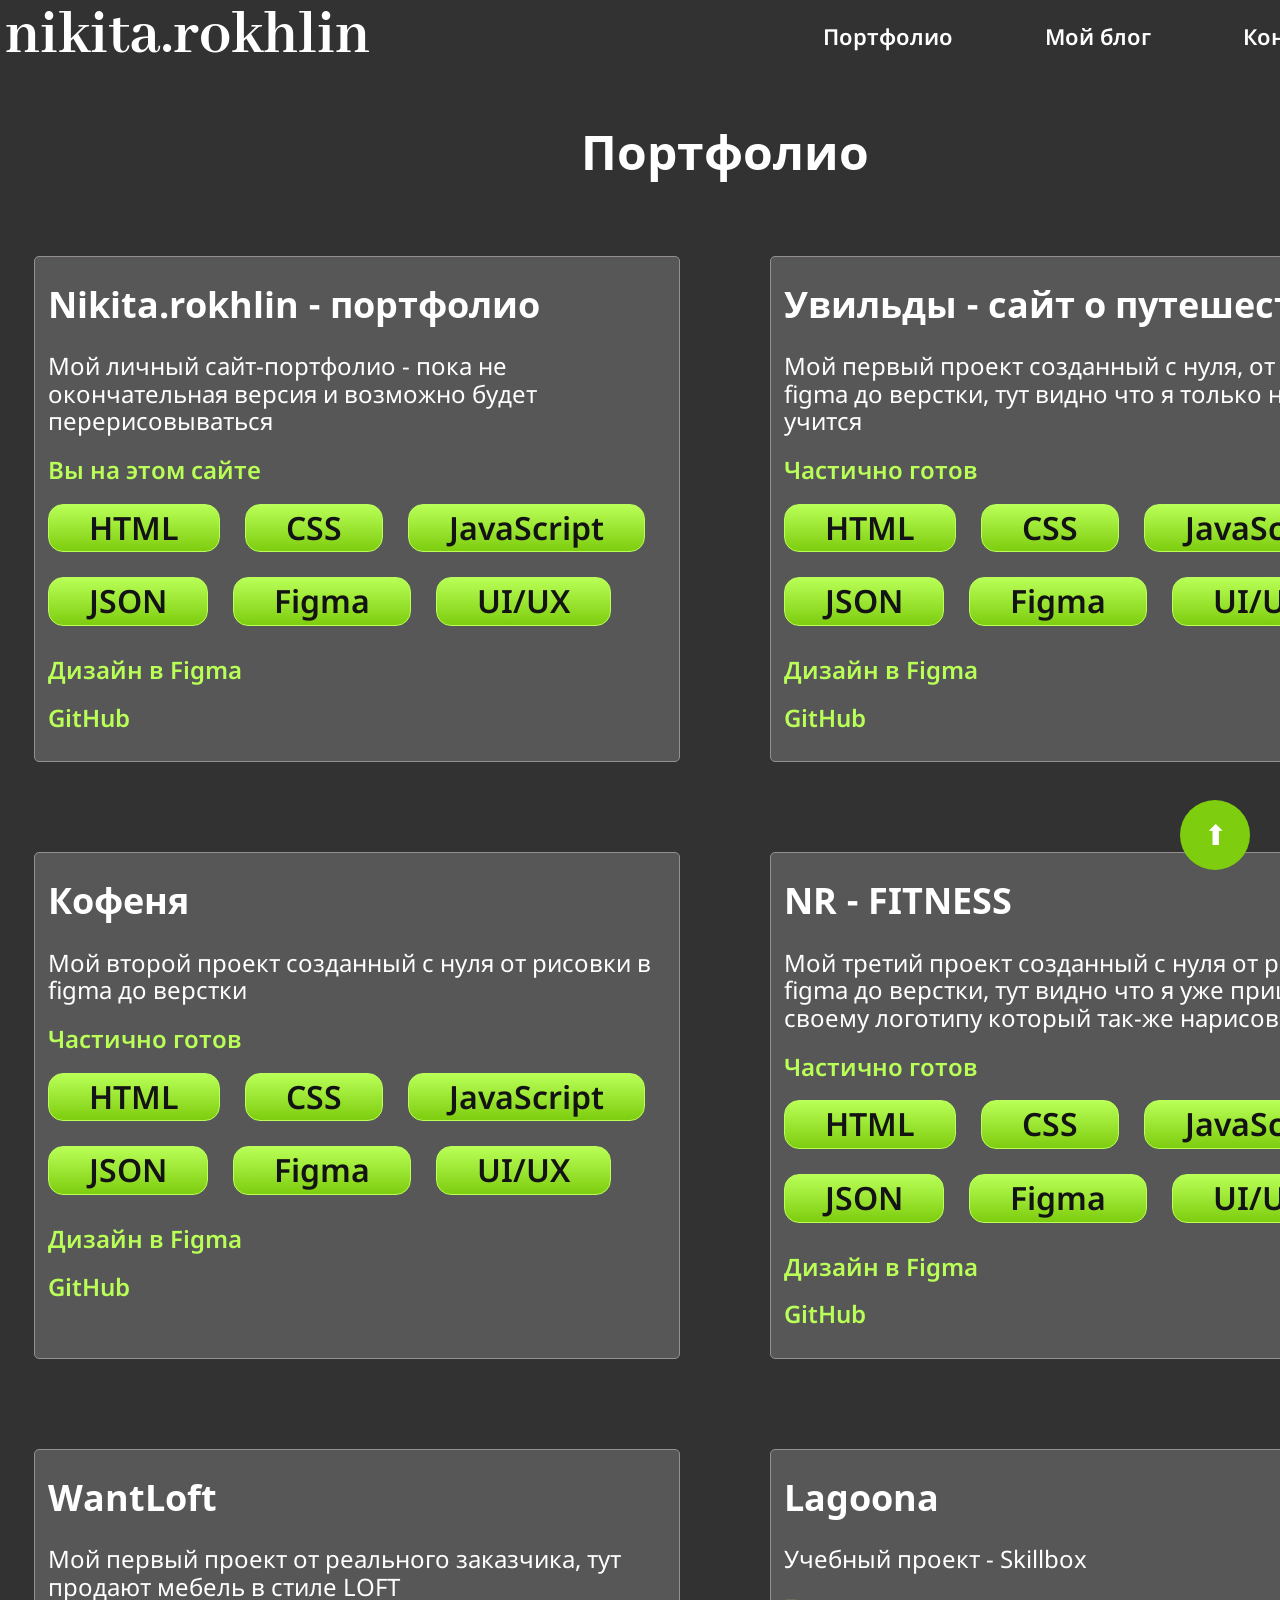
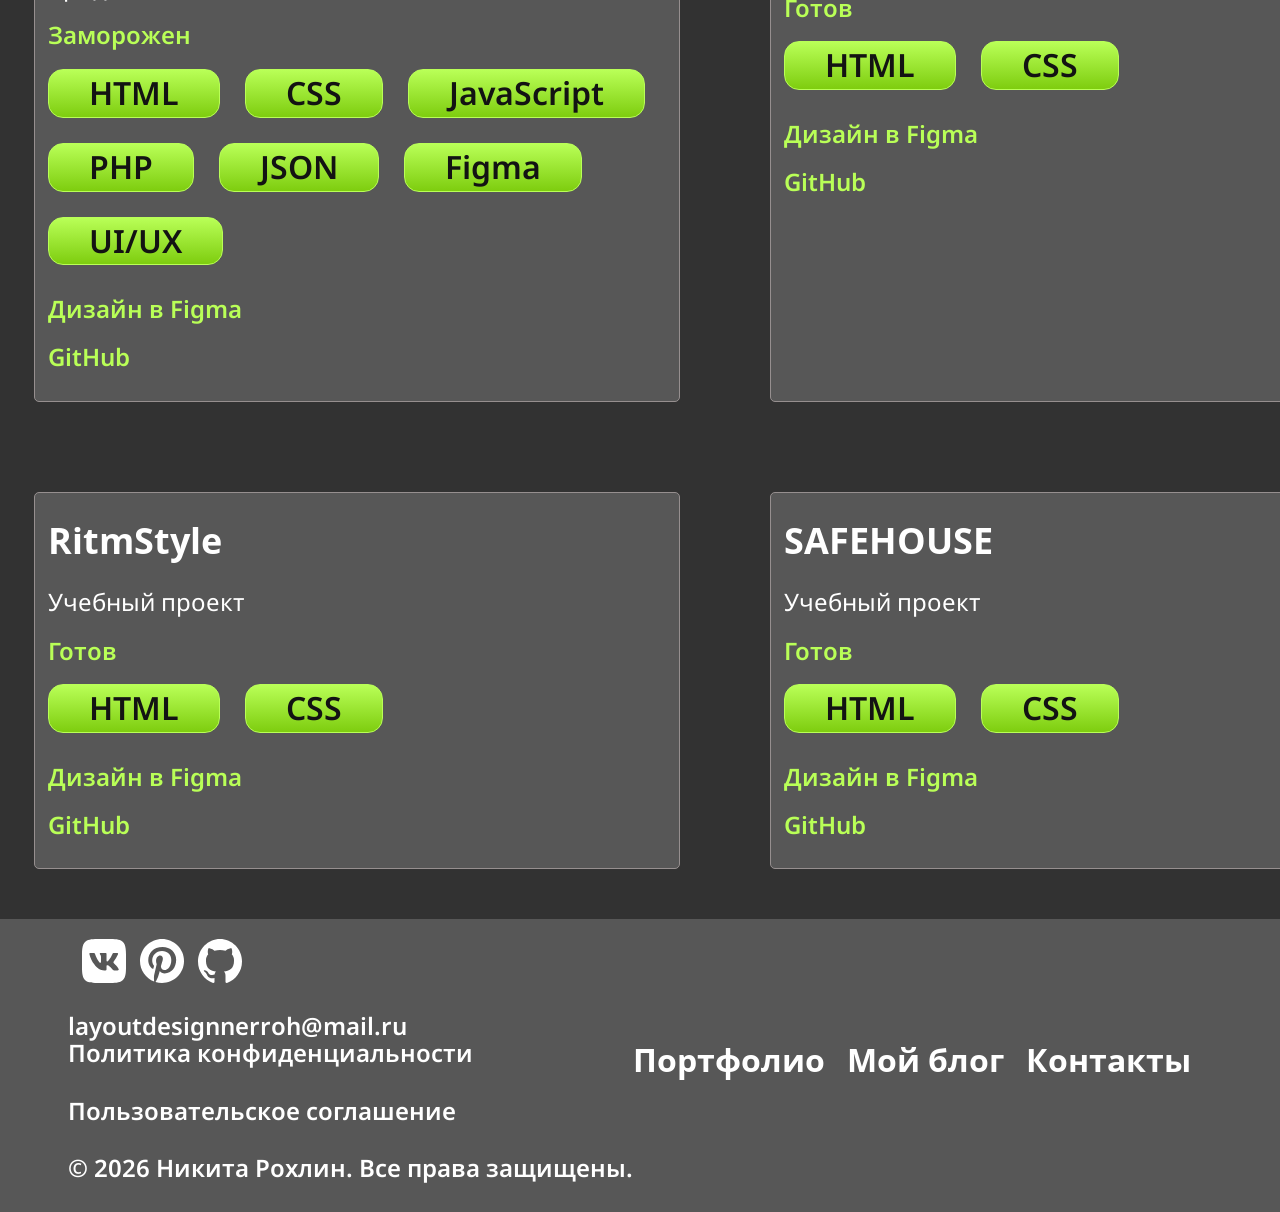
<file: portfolio.html>
<!DOCTYPE html>
<html lang="ru">

<head>
    <meta charset="UTF-8">
    <meta name="viewport" content="width=device-width, initial-scale=1.0">
    <link rel="stylesheet" href="css/style.css">
    <link rel="stylesheet" href="css/normalize.css">
    <script src="JS/portfolioCards.js" defer></script>
    <script src="JS/PortfolioPage.js" defer></script>
    <script src="JS/modalMenu.js" defer></script>
    <script src="JS/UpArrow.js" defer></script>
    <title>NIKROXL</title>
</head>

<body>

    
<!-- ===== МОДАЛЬНОЕ ОКНО ДЛЯ МЕНЮ ===== -->
<div class="modal-overlay" id="modalOverlay">
    <div class="modal">
        <button class="modal__close" id="modalClose">✕</button>
        <nav class="modal__nav">
            <ul class="modal__list">
                <li class="modal__item"><a href="portfolio.html" class="modal__link">Портфолио</a></li>
                <li class="modal__item"><a href="blog.html" class="modal__link">Мой блог</a></li>
                <li class="modal__item"><a href="contact.html" class="modal__link">Контакты</a></li>
            </ul>
        </nav>
    </div>
</div>

    <header class="header">
        <div class="container header__container">
            <div class="header__block">
                <a href="index.html" class="logo">
                    <h1 class="logo__text">nikita.rokhlin</h1>
                </a>

                <nav class="nav">
                    <ul class="nav__list">
                        <li class="nav__item"><a href="portfolio.html" class="nav__link">Портфолио</a></li>
                        <li class="nav__item"><a href="blog.html" class="nav__link">Мой блог</a></li>
                        <li class="nav__item"><a href="contact.html" class="nav__link">Контакты</a></li>
                    </ul>
                </nav>

                <button class="btn bth__header">Меню</button>
            </div>
        </div>
    </header>

    <!--                          MAIN                    -->

    <div class="main">


        <section class="portfolio">
            <div class="container portfolio__container">
                <h2 class="main__title portfolio__title">Портфолио</h2>
                <div class="portfolio__block" id="portfolioBlock">

                </div>
            </div>
        </section>

    </div>



    <footer class="footer">
        <div class="container footer__container">
            <!-- ===== ВЕРХНЯЯ ЧАСТЬ: Соцсети + Контакты ===== -->
            <div class="left__card">
                <div class="footer__top">
                    <!-- Социальные сети -->
                    <ul class="footer__social" aria-label="Социальные сети">
                        <li class="footer__social-item">
                            <a href="https://vk.ru/nrokhlin864" target="_blank" rel="noopener noreferrer" aria-label="VK">
                                <svg width="44" height="44" viewBox="0 0 44 44" fill="none"
                                    xmlns="http://www.w3.org/2000/svg">
                                    <path
                                        d="M28.7606 0H15.2636C2.9304 0 0 2.9326 0 15.2394V28.7386C0 41.0674 2.9106 44 15.2394 44H28.7386C41.0674 44 44 41.0894 44 28.7606V15.2636C44 2.9304 41.0894 0 28.7606 0ZM35.5212 31.394H32.3114C31.097 31.394 30.7318 30.4106 28.5538 28.2326C26.653 26.4 25.85 26.1712 25.3682 26.1712C24.7038 26.1712 24.5212 26.3538 24.5212 27.2712V30.1576C24.5212 30.9386 24.2682 31.3962 22.2288 31.3962C20.2499 31.2618 18.3311 30.6599 16.63 29.6399C14.9289 28.6199 13.494 27.211 12.4432 25.5288C9.94917 22.4279 8.21486 18.7868 7.3788 14.8962C7.3788 14.4144 7.5614 13.9788 8.4788 13.9788H11.6886C12.5136 13.9788 12.8106 14.3462 13.1318 15.1932C14.6894 19.778 17.347 23.7644 18.425 23.7644C18.8386 23.7644 19.019 23.5818 19.019 22.55V17.8288C18.8826 15.675 17.7386 15.4924 17.7386 14.7136C17.7533 14.5082 17.8474 14.3166 18.001 14.1794C18.1546 14.0422 18.3556 13.9703 18.5614 13.9788H23.6038C24.2924 13.9788 24.5212 14.322 24.5212 15.147V21.5182C24.5212 22.2068 24.8182 22.4356 25.025 22.4356C25.4386 22.4356 25.7576 22.2068 26.5144 21.45C28.1399 19.4677 29.4679 17.2592 30.4568 14.894C30.5585 14.6103 30.7499 14.3675 31.002 14.2024C31.2541 14.0372 31.5531 13.9587 31.8538 13.9788H35.0636C36.025 13.9788 36.2296 14.4606 36.025 15.147C34.858 17.7616 33.4138 20.2434 31.7174 22.55C31.372 23.078 31.2334 23.353 31.7174 23.9712C32.0364 24.453 33.1606 25.3924 33.9174 26.2856C35.0168 27.383 35.93 28.6521 36.6212 30.0432C36.8962 30.9364 36.4364 31.394 35.5212 31.394Z"
                                        fill="white" />
                                </svg>
                            </a>
                        </li>
                        <li class="footer__social-item">
                            <a href="https://pin.it/2pF9a2N3l" target="_blank" rel="noopener noreferrer" aria-label="pinterest">
                                <svg width="44" height="44" viewBox="0 0 44 44" fill="none"
                                    xmlns="http://www.w3.org/2000/svg">
                                    <path
                                        d="M15.488 42.988C17.6 43.626 19.734 44 22 44C27.8348 44 33.4305 41.6822 37.5564 37.5564C41.6822 33.4305 44 27.8348 44 22C44 19.1109 43.431 16.2501 42.3254 13.581C41.2197 10.9118 39.5992 8.48654 37.5564 6.44365C35.5135 4.40076 33.0882 2.78025 30.419 1.67465C27.7499 0.569047 24.8891 0 22 0C19.1109 0 16.2501 0.569047 13.581 1.67465C10.9118 2.78025 8.48654 4.40076 6.44365 6.44365C2.31785 10.5695 0 16.1652 0 22C0 31.35 5.874 39.38 14.168 42.548C13.97 40.832 13.772 37.994 14.168 36.036L16.698 25.168C16.698 25.168 16.06 23.892 16.06 21.868C16.06 18.832 17.952 16.566 20.108 16.566C22 16.566 22.88 17.952 22.88 19.734C22.88 21.626 21.626 24.332 20.988 26.928C20.614 29.084 22.132 30.976 24.332 30.976C28.248 30.976 31.284 26.796 31.284 20.9C31.284 15.62 27.5 12.012 22.066 12.012C15.862 12.012 12.21 16.632 12.21 21.494C12.21 23.386 12.826 25.3 13.838 26.554C14.036 26.686 14.036 26.862 13.97 27.192L13.332 29.59C13.332 29.964 13.09 30.096 12.716 29.832C9.9 28.6 8.272 24.596 8.272 21.362C8.272 14.41 13.2 8.096 22.704 8.096C30.272 8.096 36.168 13.53 36.168 20.746C36.168 28.314 31.482 34.386 24.772 34.386C22.638 34.386 20.548 33.242 19.8 31.9L18.326 37.114C17.82 39.006 16.434 41.536 15.488 43.054V42.988Z"
                                        fill="white" />
                                </svg>
                            </a>
                        </li>
                        
                        <li class="footer__social-item">
                            <a href="https://github.com/Ferirka" target="_blank" rel="noopener noreferrer" aria-label="GitHub">
                                <svg width="44" height="44" viewBox="0 0 44 44" fill="none"
                                    xmlns="http://www.w3.org/2000/svg">
                                    <path
                                        d="M22 0C19.1109 0 16.2501 0.583175 13.581 1.71623C10.9118 2.84928 8.48654 4.51002 6.44365 6.60363C2.31785 10.8319 0 16.5666 0 22.5462C0 32.5116 6.314 40.9664 15.048 43.9651C16.148 44.1454 16.5 43.4465 16.5 42.8378V39.0275C10.406 40.3802 9.108 36.0063 9.108 36.0063C8.096 33.3909 6.666 32.692 6.666 32.692C4.664 31.2941 6.82 31.3392 6.82 31.3392C9.02 31.497 10.186 33.6615 10.186 33.6615C12.1 37.0885 15.334 36.0739 16.588 35.5328C16.786 34.0673 17.358 33.0753 17.974 32.5116C13.09 31.948 7.964 30.009 7.964 21.4189C7.964 18.9163 8.8 16.9096 10.23 15.3089C10.01 14.7452 9.24 12.4004 10.45 9.35667C10.45 9.35667 12.298 8.74792 16.5 11.6564C18.238 11.1604 20.13 10.9124 22 10.9124C23.87 10.9124 25.762 11.1604 27.5 11.6564C31.702 8.74792 33.55 9.35667 33.55 9.35667C34.76 12.4004 33.99 14.7452 33.77 15.3089C35.2 16.9096 36.036 18.9163 36.036 21.4189C36.036 30.0315 30.888 31.9254 25.982 32.4891C26.774 33.188 27.5 34.5633 27.5 36.6601V42.8378C27.5 43.4465 27.852 44.168 28.974 43.9651C37.708 40.9439 44 32.5116 44 22.5462C44 19.5854 43.431 16.6536 42.3254 13.9181C41.2197 11.1827 39.5992 8.69724 37.5564 6.60363C35.5135 4.51002 33.0882 2.84928 30.419 1.71623C27.7499 0.583175 24.8891 0 22 0Z"
                                        fill="white" />
                                </svg>
                            </a>
                        </li>
                       
                    </ul>

                    <!-- Контакты -->
                    <div class="footer__contacts">
                        <a href="mailto:layoutdesignnerroh@mail.ru" class="footer__email footer__text">
                            layoutdesignnerroh@mail.ru
                        </a>
                    </div>
                </div>

                <!-- ===== СРЕДНЯЯ ЧАСТЬ: Навигация ===== -->


                <!-- ===== НИЖНЯЯ ЧАСТЬ: Юридическая информация ===== -->
                <div class="footer__legal">
                    <a href="privary.html" class="footer__legal-link footer__text nav__link">Политика конфиденциальности</a>
                    <a href="agreement.html" class="footer__legal-link footer__text nav__link">Пользовательское соглашение</a>
                </div>



                <!-- ===== КОПИРАЙТ ===== -->
                <div class="footer__copyright">
                    <p class="footer__copy-text footer__text">© 2026 Никита Рохлин. Все права защищены.</p>
                </div>
            </div>

            <nav class="footer__nav" aria-label="Навигация в подвале">
                <ul class="footer__nav-list">
                    <li class="footer__nav-item nav__link">
                        <a href="portfolio.html" class="footer__nav-link">Портфолио</a>
                    </li>
                    <li class="footer__nav-item nav__link">
                        <a href="blog.html" class="footer__nav-link">Мой блог</a>
                    </li>
                    <li class="footer__nav-item nav__link">
                        <a href="contact.html" class="footer__nav-link">Контакты</a>
                    </li>
                </ul>
            </nav>
        </div>
    </footer>


<button class="up__Arrow" id="UpArrow">

</button>



</body>

</html>
</file>
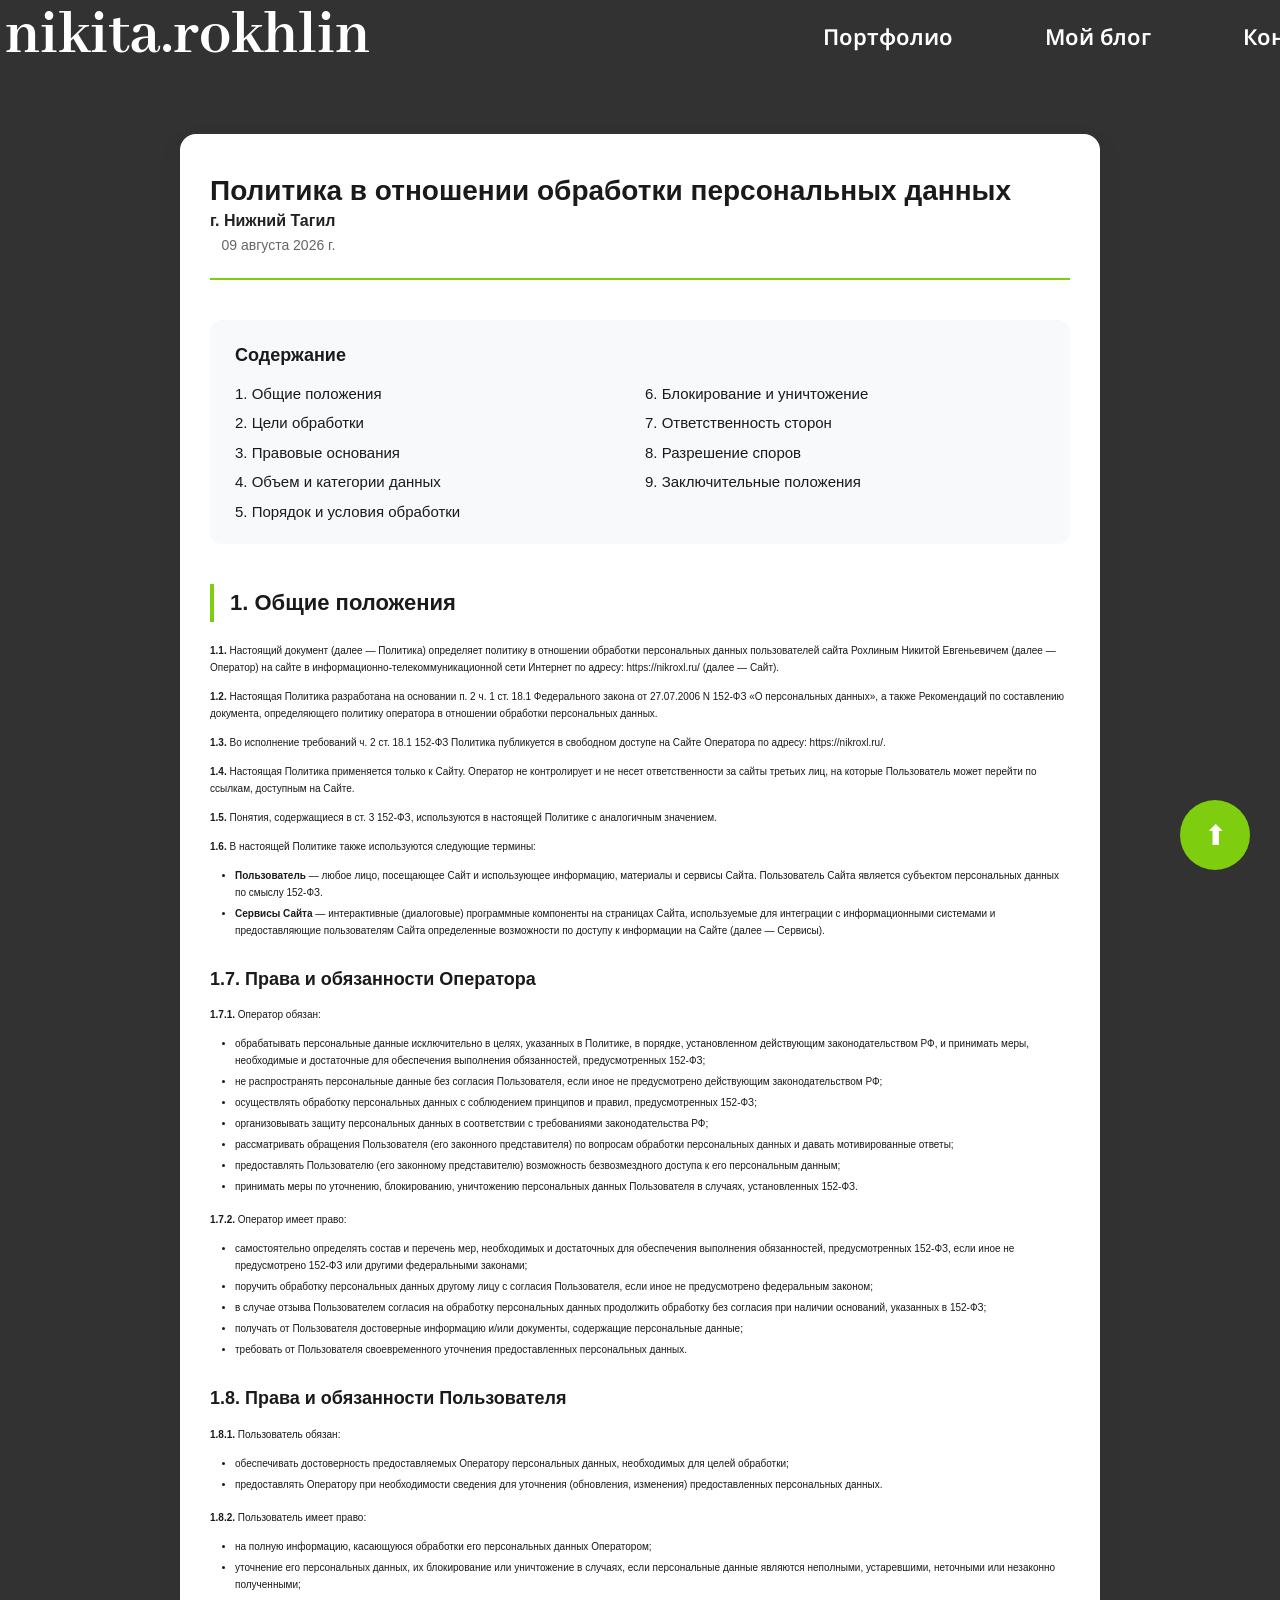
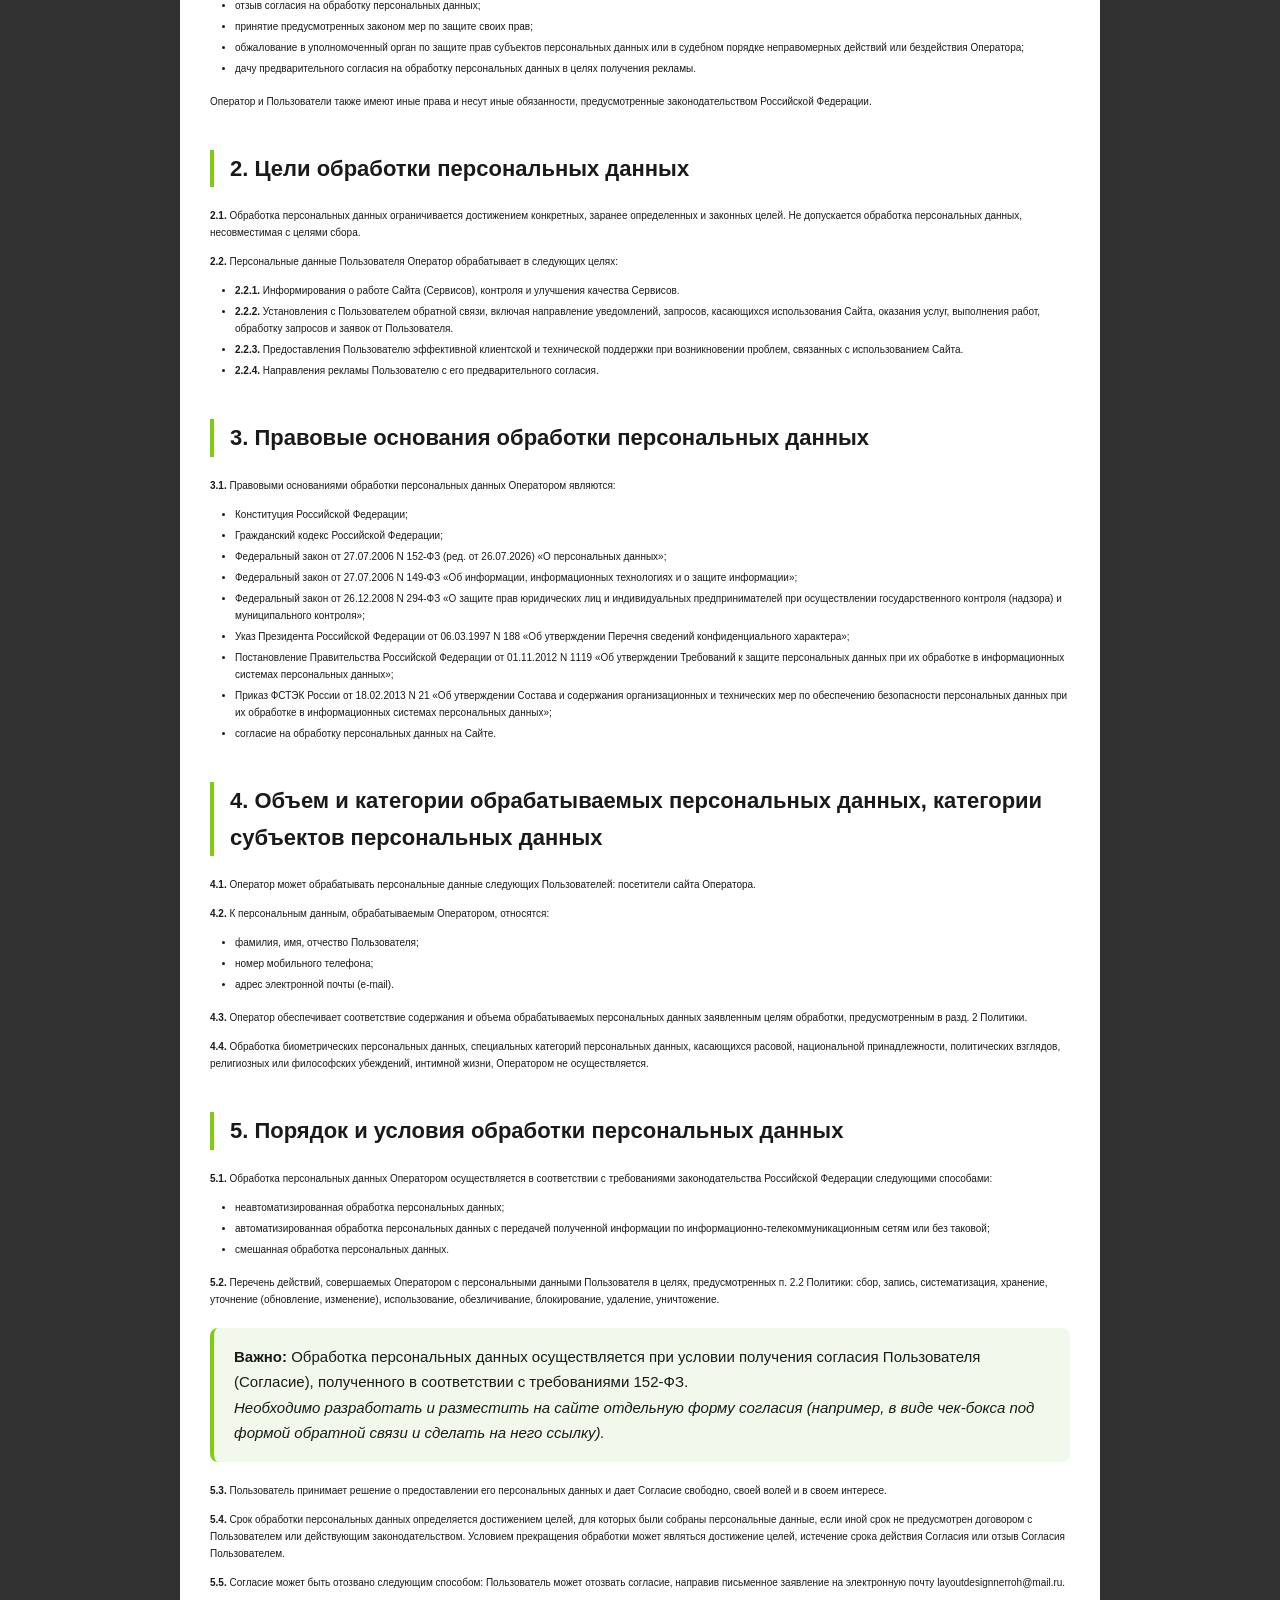
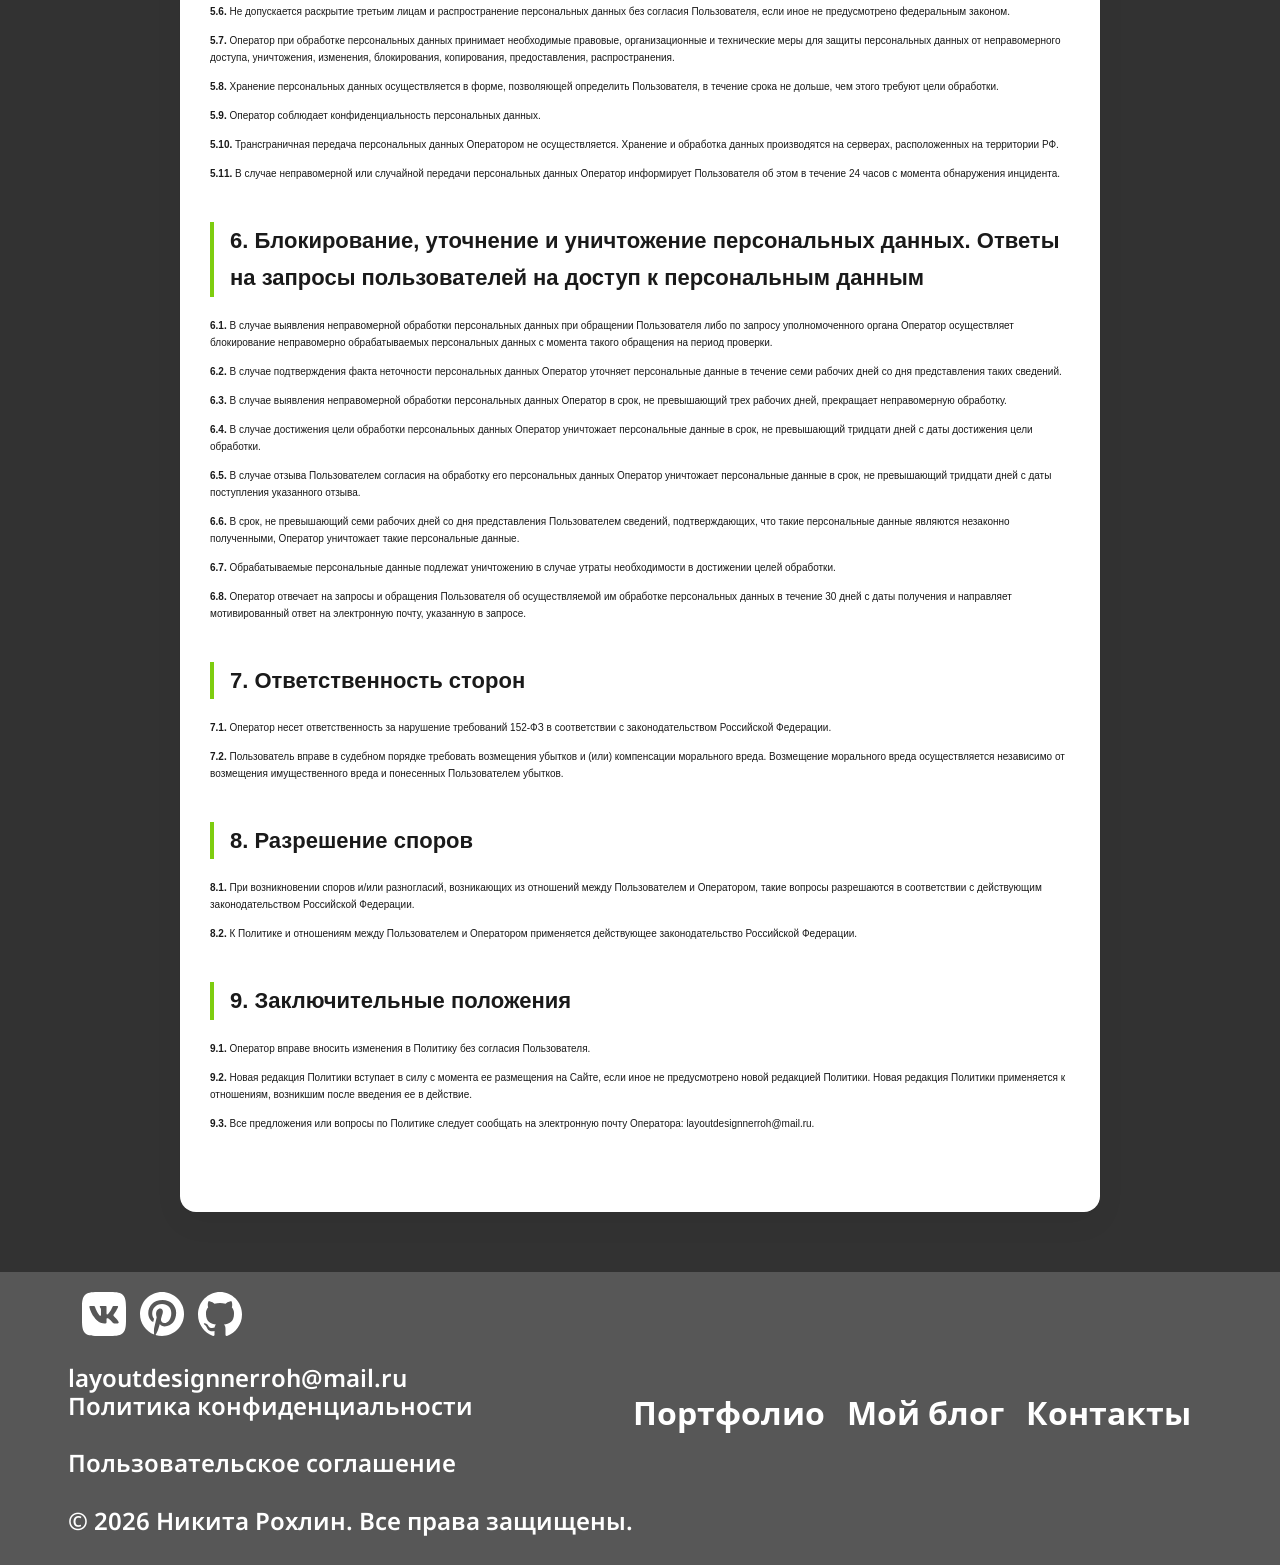
<file: privary.html>
<!DOCTYPE html>
<html lang="ru">

<head>
    <meta charset="UTF-8">
    <meta name="viewport" content="width=device-width, initial-scale=1.0">
    <link rel="stylesheet" href="css/style.css">
    <link rel="stylesheet" href="css/privary.css">
    <link rel="stylesheet" href="css/normalize.css">
    <script src="JS/blogCards.js" defer></script>
    <script src="JS/blogPage.js" defer></script>
    <script src="JS/UpArrow.js" defer></script>
    <title>NIKROXL</title>
</head>

<body>

    <!-- ===== МОДАЛЬНОЕ ОКНО ДЛЯ МЕНЮ ===== -->
<div class="modal-overlay" id="modalOverlay">
    <div class="modal">
        <button class="modal__close" id="modalClose">✕</button>
        <nav class="modal__nav">
            <ul class="modal__list">
                <li class="modal__item"><a href="portfolio.html" class="modal__link">Портфолио</a></li>
                <li class="modal__item"><a href="blog.html" class="modal__link">Мой блог</a></li>
                <li class="modal__item"><a href="contact.html" class="modal__link">Контакты</a></li>
            </ul>
        </nav>
    </div>
</div>

    <header class="header">
        <div class="container header__container">
            <div class="header__block">
                <a href="index.html" class="logo">
                    <h1 class="logo__text">nikita.rokhlin</h1>
                </a>

                <nav class="nav">
                    <ul class="nav__list">
                        <li class="nav__item"><a href="portfolio.html" class="nav__link">Портфолио</a></li>
                        <li class="nav__item"><a href="blog.html" class="nav__link">Мой блог</a></li>
                        <li class="nav__item"><a href="contact.html" class="nav__link">Контакты</a></li>
                    </ul>
                </nav>

                <button class="btn bth__header">Меню</button>
            </div>
        </div>
    </header>

    <!--                          MAIN                    -->

    <!-- Основной контейнер для страницы политики -->
    <main class="policy" id="top">

        <!-- Шапка документа -->
        <header class="policy__header">
            <h1 class="policy__title">Политика в отношении обработки персональных данных</h1>
            <div class="policy__meta">
                <strong>г. Нижний Тагил</strong>
                09 августа 2026 г.
            </div>
        </header>

        <!-- Оглавление (для удобства навигации) -->
        <nav class="policy__toc" aria-label="Оглавление">
            <p class="policy__toc-title">Содержание</p>
            <ul class="policy__toc-list">
                <li><a href="#section1">1. Общие положения</a></li>
                <li><a href="#section2">2. Цели обработки</a></li>
                <li><a href="#section3">3. Правовые основания</a></li>
                <li><a href="#section4">4. Объем и категории данных</a></li>
                <li><a href="#section5">5. Порядок и условия обработки</a></li>
                <li><a href="#section6">6. Блокирование и уничтожение</a></li>
                <li><a href="#section7">7. Ответственность сторон</a></li>
                <li><a href="#section8">8. Разрешение споров</a></li>
                <li><a href="#section9">9. Заключительные положения</a></li>
            </ul>
        </nav>

        <!-- ====== РАЗДЕЛ 1 ====== -->
        <section class="policy__section" id="section1">
            <h2>1. Общие положения</h2>

            <p><strong>1.1.</strong> Настоящий документ (далее — Политика) определяет политику в отношении обработки
                персональных данных пользователей сайта Рохлиным Никитой Евгеньевичем (далее — Оператор) на сайте в
                информационно-телекоммуникационной сети Интернет по адресу: <a
                    href="https://nikroxl.ru/">https://nikroxl.ru/</a> (далее — Сайт).</p>

            <p><strong>1.2.</strong> Настоящая Политика разработана на основании п. 2 ч. 1 ст. 18.1 Федерального закона
                от 27.07.2006 N 152-ФЗ «О персональных данных», а также Рекомендаций по составлению документа,
                определяющего политику оператора в отношении обработки персональных данных.</p>

            <p><strong>1.3.</strong> Во исполнение требований ч. 2 ст. 18.1 152-ФЗ Политика публикуется в свободном
                доступе на Сайте Оператора по адресу: <a href="https://nikroxl.ru/">https://nikroxl.ru/</a>.</p>

            <p><strong>1.4.</strong> Настоящая Политика применяется только к Сайту. Оператор не контролирует и не несет
                ответственности за сайты третьих лиц, на которые Пользователь может перейти по ссылкам, доступным на
                Сайте.</p>

            <p><strong>1.5.</strong> Понятия, содержащиеся в ст. 3 152-ФЗ, используются в настоящей Политике с
                аналогичным значением.</p>

            <p><strong>1.6.</strong> В настоящей Политике также используются следующие термины:</p>
            <ul>
                <li><strong>Пользователь</strong> — любое лицо, посещающее Сайт и использующее информацию, материалы и
                    сервисы Сайта. Пользователь Сайта является субъектом персональных данных по смыслу 152-ФЗ.</li>
                <li><strong>Сервисы Сайта</strong> — интерактивные (диалоговые) программные компоненты на страницах
                    Сайта, используемые для интеграции с информационными системами и предоставляющие пользователям Сайта
                    определенные возможности по доступу к информации на Сайте (далее — Сервисы).</li>
            </ul>

            <h3>1.7. Права и обязанности Оператора</h3>
            <p><strong>1.7.1.</strong> Оператор обязан:</p>
            <ul>
                <li>обрабатывать персональные данные исключительно в целях, указанных в Политике, в порядке,
                    установленном действующим законодательством РФ, и принимать меры, необходимые и достаточные для
                    обеспечения выполнения обязанностей, предусмотренных 152-ФЗ;</li>
                <li>не распространять персональные данные без согласия Пользователя, если иное не предусмотрено
                    действующим законодательством РФ;</li>
                <li>осуществлять обработку персональных данных с соблюдением принципов и правил, предусмотренных 152-ФЗ;
                </li>
                <li>организовывать защиту персональных данных в соответствии с требованиями законодательства РФ;</li>
                <li>рассматривать обращения Пользователя (его законного представителя) по вопросам обработки
                    персональных данных и давать мотивированные ответы;</li>
                <li>предоставлять Пользователю (его законному представителю) возможность безвозмездного доступа к его
                    персональным данным;</li>
                <li>принимать меры по уточнению, блокированию, уничтожению персональных данных Пользователя в случаях,
                    установленных 152-ФЗ.</li>
            </ul>

            <p><strong>1.7.2.</strong> Оператор имеет право:</p>
            <ul>
                <li>самостоятельно определять состав и перечень мер, необходимых и достаточных для обеспечения
                    выполнения обязанностей, предусмотренных 152-ФЗ, если иное не предусмотрено 152-ФЗ или другими
                    федеральными законами;</li>
                <li>поручить обработку персональных данных другому лицу с согласия Пользователя, если иное не
                    предусмотрено федеральным законом;</li>
                <li>в случае отзыва Пользователем согласия на обработку персональных данных продолжить обработку без
                    согласия при наличии оснований, указанных в 152-ФЗ;</li>
                <li>получать от Пользователя достоверные информацию и/или документы, содержащие персональные данные;
                </li>
                <li>требовать от Пользователя своевременного уточнения предоставленных персональных данных.</li>
            </ul>

            <h3>1.8. Права и обязанности Пользователя</h3>
            <p><strong>1.8.1.</strong> Пользователь обязан:</p>
            <ul>
                <li>обеспечивать достоверность предоставляемых Оператору персональных данных, необходимых для целей
                    обработки;</li>
                <li>предоставлять Оператору при необходимости сведения для уточнения (обновления, изменения)
                    предоставленных персональных данных.</li>
            </ul>

            <p><strong>1.8.2.</strong> Пользователь имеет право:</p>
            <ul>
                <li>на полную информацию, касающуюся обработки его персональных данных Оператором;</li>
                <li>уточнение его персональных данных, их блокирование или уничтожение в случаях, если персональные
                    данные являются неполными, устаревшими, неточными или незаконно полученными;</li>
                <li>отзыв согласия на обработку персональных данных;</li>
                <li>принятие предусмотренных законом мер по защите своих прав;</li>
                <li>обжалование в уполномоченный орган по защите прав субъектов персональных данных или в судебном
                    порядке неправомерных действий или бездействия Оператора;</li>
                <li>дачу предварительного согласия на обработку персональных данных в целях получения рекламы.</li>
            </ul>
            <p>Оператор и Пользователи также имеют иные права и несут иные обязанности, предусмотренные
                законодательством Российской Федерации.</p>
        </section>

        <!-- ====== РАЗДЕЛ 2 ====== -->
        <section class="policy__section" id="section2">
            <h2>2. Цели обработки персональных данных</h2>

            <p><strong>2.1.</strong> Обработка персональных данных ограничивается достижением конкретных, заранее
                определенных и законных целей. Не допускается обработка персональных данных, несовместимая с целями
                сбора.</p>

            <p><strong>2.2.</strong> Персональные данные Пользователя Оператор обрабатывает в следующих целях:</p>
            <ul>
                <li><strong>2.2.1.</strong> Информирования о работе Сайта (Сервисов), контроля и улучшения качества
                    Сервисов.</li>
                <li><strong>2.2.2.</strong> Установления с Пользователем обратной связи, включая направление
                    уведомлений, запросов, касающихся использования Сайта, оказания услуг, выполнения работ, обработку
                    запросов и заявок от Пользователя.</li>
                <li><strong>2.2.3.</strong> Предоставления Пользователю эффективной клиентской и технической поддержки
                    при возникновении проблем, связанных с использованием Сайта.</li>
                <li><strong>2.2.4.</strong> Направления рекламы Пользователю с его предварительного согласия.</li>
            </ul>
        </section>

        <!-- ====== РАЗДЕЛ 3 ====== -->
        <section class="policy__section" id="section3">
            <h2>3. Правовые основания обработки персональных данных</h2>

            <p><strong>3.1.</strong> Правовыми основаниями обработки персональных данных Оператором являются:</p>
            <ul>
                <li>Конституция Российской Федерации;</li>
                <li>Гражданский кодекс Российской Федерации;</li>
                <li>Федеральный закон от 27.07.2006 N 152-ФЗ (ред. от 26.07.2026) «О персональных данных»;</li>
                <li>Федеральный закон от 27.07.2006 N 149-ФЗ «Об информации, информационных технологиях и о защите
                    информации»;</li>
                <li>Федеральный закон от 26.12.2008 N 294-ФЗ «О защите прав юридических лиц и индивидуальных
                    предпринимателей при осуществлении государственного контроля (надзора) и муниципального контроля»;
                </li>
                <li>Указ Президента Российской Федерации от 06.03.1997 N 188 «Об утверждении Перечня сведений
                    конфиденциального характера»;</li>
                <li>Постановление Правительства Российской Федерации от 01.11.2012 N 1119 «Об утверждении Требований к
                    защите персональных данных при их обработке в информационных системах персональных данных»;</li>
                <li>Приказ ФСТЭК России от 18.02.2013 N 21 «Об утверждении Состава и содержания организационных и
                    технических мер по обеспечению безопасности персональных данных при их обработке в информационных
                    системах персональных данных»;</li>
                <li>согласие на обработку персональных данных на Сайте.</li>
            </ul>
        </section>

        <!-- ====== РАЗДЕЛ 4 ====== -->
        <section class="policy__section" id="section4">
            <h2>4. Объем и категории обрабатываемых персональных данных, категории субъектов персональных данных</h2>

            <p><strong>4.1.</strong> Оператор может обрабатывать персональные данные следующих Пользователей: посетители
                сайта Оператора.</p>

            <p><strong>4.2.</strong> К персональным данным, обрабатываемым Оператором, относятся:</p>
            <ul>
                <li>фамилия, имя, отчество Пользователя;</li>
                <li>номер мобильного телефона;</li>
                <li>адрес электронной почты (e-mail).</li>
            </ul>

            <p><strong>4.3.</strong> Оператор обеспечивает соответствие содержания и объема обрабатываемых персональных
                данных заявленным целям обработки, предусмотренным в разд. 2 Политики.</p>

            <p><strong>4.4.</strong> Обработка биометрических персональных данных, специальных категорий персональных
                данных, касающихся расовой, национальной принадлежности, политических взглядов, религиозных или
                философских убеждений, интимной жизни, Оператором не осуществляется.</p>
        </section>

        <!-- ====== РАЗДЕЛ 5 ====== -->
        <section class="policy__section" id="section5">
            <h2>5. Порядок и условия обработки персональных данных</h2>

            <p><strong>5.1.</strong> Обработка персональных данных Оператором осуществляется в соответствии с
                требованиями законодательства Российской Федерации следующими способами:</p>
            <ul>
                <li>неавтоматизированная обработка персональных данных;</li>
                <li>автоматизированная обработка персональных данных с передачей полученной информации по
                    информационно-телекоммуникационным сетям или без таковой;</li>
                <li>смешанная обработка персональных данных.</li>
            </ul>

            <p><strong>5.2.</strong> Перечень действий, совершаемых Оператором с персональными данными Пользователя в
                целях, предусмотренных п. 2.2 Политики: сбор, запись, систематизация, хранение, уточнение (обновление,
                изменение), использование, обезличивание, блокирование, удаление, уничтожение.</p>

            <div class="highlight">
                <strong>Важно:</strong> Обработка персональных данных осуществляется при условии получения согласия
                Пользователя (Согласие), полученного в соответствии с требованиями 152-ФЗ. <br>
                <em>Необходимо разработать и разместить на сайте отдельную форму согласия (например, в виде чек-бокса
                    под формой обратной связи и сделать на него ссылку).</em>
            </div>

            <p><strong>5.3.</strong> Пользователь принимает решение о предоставлении его персональных данных и дает
                Согласие свободно, своей волей и в своем интересе.</p>

            <p><strong>5.4.</strong> Срок обработки персональных данных определяется достижением целей, для которых были
                собраны персональные данные, если иной срок не предусмотрен договором с Пользователем или действующим
                законодательством. Условием прекращения обработки может являться достижение целей, истечение срока
                действия Согласия или отзыв Согласия Пользователем.</p>

            <p><strong>5.5.</strong> Согласие может быть отозвано следующим способом: Пользователь может отозвать
                согласие, направив письменное заявление на электронную почту <a
                    href="mailto:layoutdesignnerroh@mail.ru">layoutdesignnerroh@mail.ru</a>.</p>

            <p><strong>5.6.</strong> Не допускается раскрытие третьим лицам и распространение персональных данных без
                согласия Пользователя, если иное не предусмотрено федеральным законом.</p>

            <p><strong>5.7.</strong> Оператор при обработке персональных данных принимает необходимые правовые,
                организационные и технические меры для защиты персональных данных от неправомерного доступа,
                уничтожения, изменения, блокирования, копирования, предоставления, распространения.</p>

            <p><strong>5.8.</strong> Хранение персональных данных осуществляется в форме, позволяющей определить
                Пользователя, в течение срока не дольше, чем этого требуют цели обработки.</p>

            <p><strong>5.9.</strong> Оператор соблюдает конфиденциальность персональных данных.</p>

            <p><strong>5.10.</strong> Трансграничная передача персональных данных Оператором не осуществляется. Хранение
                и обработка данных производятся на серверах, расположенных на территории РФ.</p>

            <p><strong>5.11.</strong> В случае неправомерной или случайной передачи персональных данных Оператор
                информирует Пользователя об этом в течение 24 часов с момента обнаружения инцидента.</p>
        </section>

        <!-- ====== РАЗДЕЛ 6 ====== -->
        <section class="policy__section" id="section6">
            <h2>6. Блокирование, уточнение и уничтожение персональных данных. Ответы на запросы пользователей на доступ
                к персональным данным</h2>

            <p><strong>6.1.</strong> В случае выявления неправомерной обработки персональных данных при обращении
                Пользователя либо по запросу уполномоченного органа Оператор осуществляет блокирование неправомерно
                обрабатываемых персональных данных с момента такого обращения на период проверки.</p>

            <p><strong>6.2.</strong> В случае подтверждения факта неточности персональных данных Оператор уточняет
                персональные данные в течение семи рабочих дней со дня представления таких сведений.</p>

            <p><strong>6.3.</strong> В случае выявления неправомерной обработки персональных данных Оператор в срок, не
                превышающий трех рабочих дней, прекращает неправомерную обработку.</p>

            <p><strong>6.4.</strong> В случае достижения цели обработки персональных данных Оператор уничтожает
                персональные данные в срок, не превышающий тридцати дней с даты достижения цели обработки.</p>

            <p><strong>6.5.</strong> В случае отзыва Пользователем согласия на обработку его персональных данных
                Оператор уничтожает персональные данные в срок, не превышающий тридцати дней с даты поступления
                указанного отзыва.</p>

            <p><strong>6.6.</strong> В срок, не превышающий семи рабочих дней со дня представления Пользователем
                сведений, подтверждающих, что такие персональные данные являются незаконно полученными, Оператор
                уничтожает такие персональные данные.</p>

            <p><strong>6.7.</strong> Обрабатываемые персональные данные подлежат уничтожению в случае утраты
                необходимости в достижении целей обработки.</p>

            <p><strong>6.8.</strong> Оператор отвечает на запросы и обращения Пользователя об осуществляемой им
                обработке персональных данных в течение 30 дней с даты получения и направляет мотивированный ответ на
                электронную почту, указанную в запросе.</p>
        </section>

        <!-- ====== РАЗДЕЛ 7 ====== -->
        <section class="policy__section" id="section7">
            <h2>7. Ответственность сторон</h2>

            <p><strong>7.1.</strong> Оператор несет ответственность за нарушение требований 152-ФЗ в соответствии с
                законодательством Российской Федерации.</p>

            <p><strong>7.2.</strong> Пользователь вправе в судебном порядке требовать возмещения убытков и (или)
                компенсации морального вреда. Возмещение морального вреда осуществляется независимо от возмещения
                имущественного вреда и понесенных Пользователем убытков.</p>
        </section>

        <!-- ====== РАЗДЕЛ 8 ====== -->
        <section class="policy__section" id="section8">
            <h2>8. Разрешение споров</h2>

            <p><strong>8.1.</strong> При возникновении споров и/или разногласий, возникающих из отношений между
                Пользователем и Оператором, такие вопросы разрешаются в соответствии с действующим законодательством
                Российской Федерации.</p>

            <p><strong>8.2.</strong> К Политике и отношениям между Пользователем и Оператором применяется действующее
                законодательство Российской Федерации.</p>
        </section>

        <!-- ====== РАЗДЕЛ 9 ====== -->
        <section class="policy__section" id="section9">
            <h2>9. Заключительные положения</h2>

            <p><strong>9.1.</strong> Оператор вправе вносить изменения в Политику без согласия Пользователя.</p>

            <p><strong>9.2.</strong> Новая редакция Политики вступает в силу с момента ее размещения на Сайте, если иное
                не предусмотрено новой редакцией Политики. Новая редакция Политики применяется к отношениям, возникшим
                после введения ее в действие.</p>

            <p><strong>9.3.</strong> Все предложения или вопросы по Политике следует сообщать на электронную почту
                Оператора: <a href="mailto:layoutdesignnerroh@mail.ru">layoutdesignnerroh@mail.ru</a>.</p>
        </section>

    </main>


   <footer class="footer">
        <div class="container footer__container">
            <!-- ===== ВЕРХНЯЯ ЧАСТЬ: Соцсети + Контакты ===== -->
            <div class="left__card">
                <div class="footer__top">
                    <!-- Социальные сети -->
                    <ul class="footer__social" aria-label="Социальные сети">
                        <li class="footer__social-item">
                            <a href="https://vk.ru/nrokhlin864" target="_blank" rel="noopener noreferrer" aria-label="VK">
                                <svg width="44" height="44" viewBox="0 0 44 44" fill="none"
                                    xmlns="http://www.w3.org/2000/svg">
                                    <path
                                        d="M28.7606 0H15.2636C2.9304 0 0 2.9326 0 15.2394V28.7386C0 41.0674 2.9106 44 15.2394 44H28.7386C41.0674 44 44 41.0894 44 28.7606V15.2636C44 2.9304 41.0894 0 28.7606 0ZM35.5212 31.394H32.3114C31.097 31.394 30.7318 30.4106 28.5538 28.2326C26.653 26.4 25.85 26.1712 25.3682 26.1712C24.7038 26.1712 24.5212 26.3538 24.5212 27.2712V30.1576C24.5212 30.9386 24.2682 31.3962 22.2288 31.3962C20.2499 31.2618 18.3311 30.6599 16.63 29.6399C14.9289 28.6199 13.494 27.211 12.4432 25.5288C9.94917 22.4279 8.21486 18.7868 7.3788 14.8962C7.3788 14.4144 7.5614 13.9788 8.4788 13.9788H11.6886C12.5136 13.9788 12.8106 14.3462 13.1318 15.1932C14.6894 19.778 17.347 23.7644 18.425 23.7644C18.8386 23.7644 19.019 23.5818 19.019 22.55V17.8288C18.8826 15.675 17.7386 15.4924 17.7386 14.7136C17.7533 14.5082 17.8474 14.3166 18.001 14.1794C18.1546 14.0422 18.3556 13.9703 18.5614 13.9788H23.6038C24.2924 13.9788 24.5212 14.322 24.5212 15.147V21.5182C24.5212 22.2068 24.8182 22.4356 25.025 22.4356C25.4386 22.4356 25.7576 22.2068 26.5144 21.45C28.1399 19.4677 29.4679 17.2592 30.4568 14.894C30.5585 14.6103 30.7499 14.3675 31.002 14.2024C31.2541 14.0372 31.5531 13.9587 31.8538 13.9788H35.0636C36.025 13.9788 36.2296 14.4606 36.025 15.147C34.858 17.7616 33.4138 20.2434 31.7174 22.55C31.372 23.078 31.2334 23.353 31.7174 23.9712C32.0364 24.453 33.1606 25.3924 33.9174 26.2856C35.0168 27.383 35.93 28.6521 36.6212 30.0432C36.8962 30.9364 36.4364 31.394 35.5212 31.394Z"
                                        fill="white" />
                                </svg>
                            </a>
                        </li>
                        <li class="footer__social-item">
                            <a href="https://pin.it/2pF9a2N3l" target="_blank" rel="noopener noreferrer" aria-label="pinterest">
                                <svg width="44" height="44" viewBox="0 0 44 44" fill="none"
                                    xmlns="http://www.w3.org/2000/svg">
                                    <path
                                        d="M15.488 42.988C17.6 43.626 19.734 44 22 44C27.8348 44 33.4305 41.6822 37.5564 37.5564C41.6822 33.4305 44 27.8348 44 22C44 19.1109 43.431 16.2501 42.3254 13.581C41.2197 10.9118 39.5992 8.48654 37.5564 6.44365C35.5135 4.40076 33.0882 2.78025 30.419 1.67465C27.7499 0.569047 24.8891 0 22 0C19.1109 0 16.2501 0.569047 13.581 1.67465C10.9118 2.78025 8.48654 4.40076 6.44365 6.44365C2.31785 10.5695 0 16.1652 0 22C0 31.35 5.874 39.38 14.168 42.548C13.97 40.832 13.772 37.994 14.168 36.036L16.698 25.168C16.698 25.168 16.06 23.892 16.06 21.868C16.06 18.832 17.952 16.566 20.108 16.566C22 16.566 22.88 17.952 22.88 19.734C22.88 21.626 21.626 24.332 20.988 26.928C20.614 29.084 22.132 30.976 24.332 30.976C28.248 30.976 31.284 26.796 31.284 20.9C31.284 15.62 27.5 12.012 22.066 12.012C15.862 12.012 12.21 16.632 12.21 21.494C12.21 23.386 12.826 25.3 13.838 26.554C14.036 26.686 14.036 26.862 13.97 27.192L13.332 29.59C13.332 29.964 13.09 30.096 12.716 29.832C9.9 28.6 8.272 24.596 8.272 21.362C8.272 14.41 13.2 8.096 22.704 8.096C30.272 8.096 36.168 13.53 36.168 20.746C36.168 28.314 31.482 34.386 24.772 34.386C22.638 34.386 20.548 33.242 19.8 31.9L18.326 37.114C17.82 39.006 16.434 41.536 15.488 43.054V42.988Z"
                                        fill="white" />
                                </svg>
                            </a>
                        </li>
                        
                        <li class="footer__social-item">
                            <a href="https://github.com/Ferirka" target="_blank" rel="noopener noreferrer" aria-label="GitHub">
                                <svg width="44" height="44" viewBox="0 0 44 44" fill="none"
                                    xmlns="http://www.w3.org/2000/svg">
                                    <path
                                        d="M22 0C19.1109 0 16.2501 0.583175 13.581 1.71623C10.9118 2.84928 8.48654 4.51002 6.44365 6.60363C2.31785 10.8319 0 16.5666 0 22.5462C0 32.5116 6.314 40.9664 15.048 43.9651C16.148 44.1454 16.5 43.4465 16.5 42.8378V39.0275C10.406 40.3802 9.108 36.0063 9.108 36.0063C8.096 33.3909 6.666 32.692 6.666 32.692C4.664 31.2941 6.82 31.3392 6.82 31.3392C9.02 31.497 10.186 33.6615 10.186 33.6615C12.1 37.0885 15.334 36.0739 16.588 35.5328C16.786 34.0673 17.358 33.0753 17.974 32.5116C13.09 31.948 7.964 30.009 7.964 21.4189C7.964 18.9163 8.8 16.9096 10.23 15.3089C10.01 14.7452 9.24 12.4004 10.45 9.35667C10.45 9.35667 12.298 8.74792 16.5 11.6564C18.238 11.1604 20.13 10.9124 22 10.9124C23.87 10.9124 25.762 11.1604 27.5 11.6564C31.702 8.74792 33.55 9.35667 33.55 9.35667C34.76 12.4004 33.99 14.7452 33.77 15.3089C35.2 16.9096 36.036 18.9163 36.036 21.4189C36.036 30.0315 30.888 31.9254 25.982 32.4891C26.774 33.188 27.5 34.5633 27.5 36.6601V42.8378C27.5 43.4465 27.852 44.168 28.974 43.9651C37.708 40.9439 44 32.5116 44 22.5462C44 19.5854 43.431 16.6536 42.3254 13.9181C41.2197 11.1827 39.5992 8.69724 37.5564 6.60363C35.5135 4.51002 33.0882 2.84928 30.419 1.71623C27.7499 0.583175 24.8891 0 22 0Z"
                                        fill="white" />
                                </svg>
                            </a>
                        </li>
                       
                    </ul>

                    <!-- Контакты -->
                    <div class="footer__contacts">
                        <a href="mailto:layoutdesignnerroh@mail.ru" class="footer__email footer__text">
                            layoutdesignnerroh@mail.ru
                        </a>
                    </div>
                </div>

                <!-- ===== СРЕДНЯЯ ЧАСТЬ: Навигация ===== -->


                <!-- ===== НИЖНЯЯ ЧАСТЬ: Юридическая информация ===== -->
                <div class="footer__legal">
                    <a href="privary.html" class="footer__legal-link footer__text nav__link">Политика конфиденциальности</a>
                    <a href="agreement.html" class="footer__legal-link footer__text nav__link">Пользовательское соглашение</a>
                </div>



                <!-- ===== КОПИРАЙТ ===== -->
                <div class="footer__copyright">
                    <p class="footer__copy-text footer__text">© 2026 Никита Рохлин. Все права защищены.</p>
                </div>
            </div>

            <nav class="footer__nav" aria-label="Навигация в подвале">
                <ul class="footer__nav-list">
                    <li class="footer__nav-item nav__link">
                        <a href="portfolio.html" class="footer__nav-link">Портфолио</a>
                    </li>
                    <li class="footer__nav-item nav__link">
                        <a href="blog.html" class="footer__nav-link">Мой блог</a>
                    </li>
                    <li class="footer__nav-item nav__link">
                        <a href="contact.html" class="footer__nav-link">Контакты</a>
                    </li>
                </ul>
            </nav>
        </div>
    </footer>


    <button class="up__Arrow" id="UpArrow">

    </button>

</body>

</html>
</file>
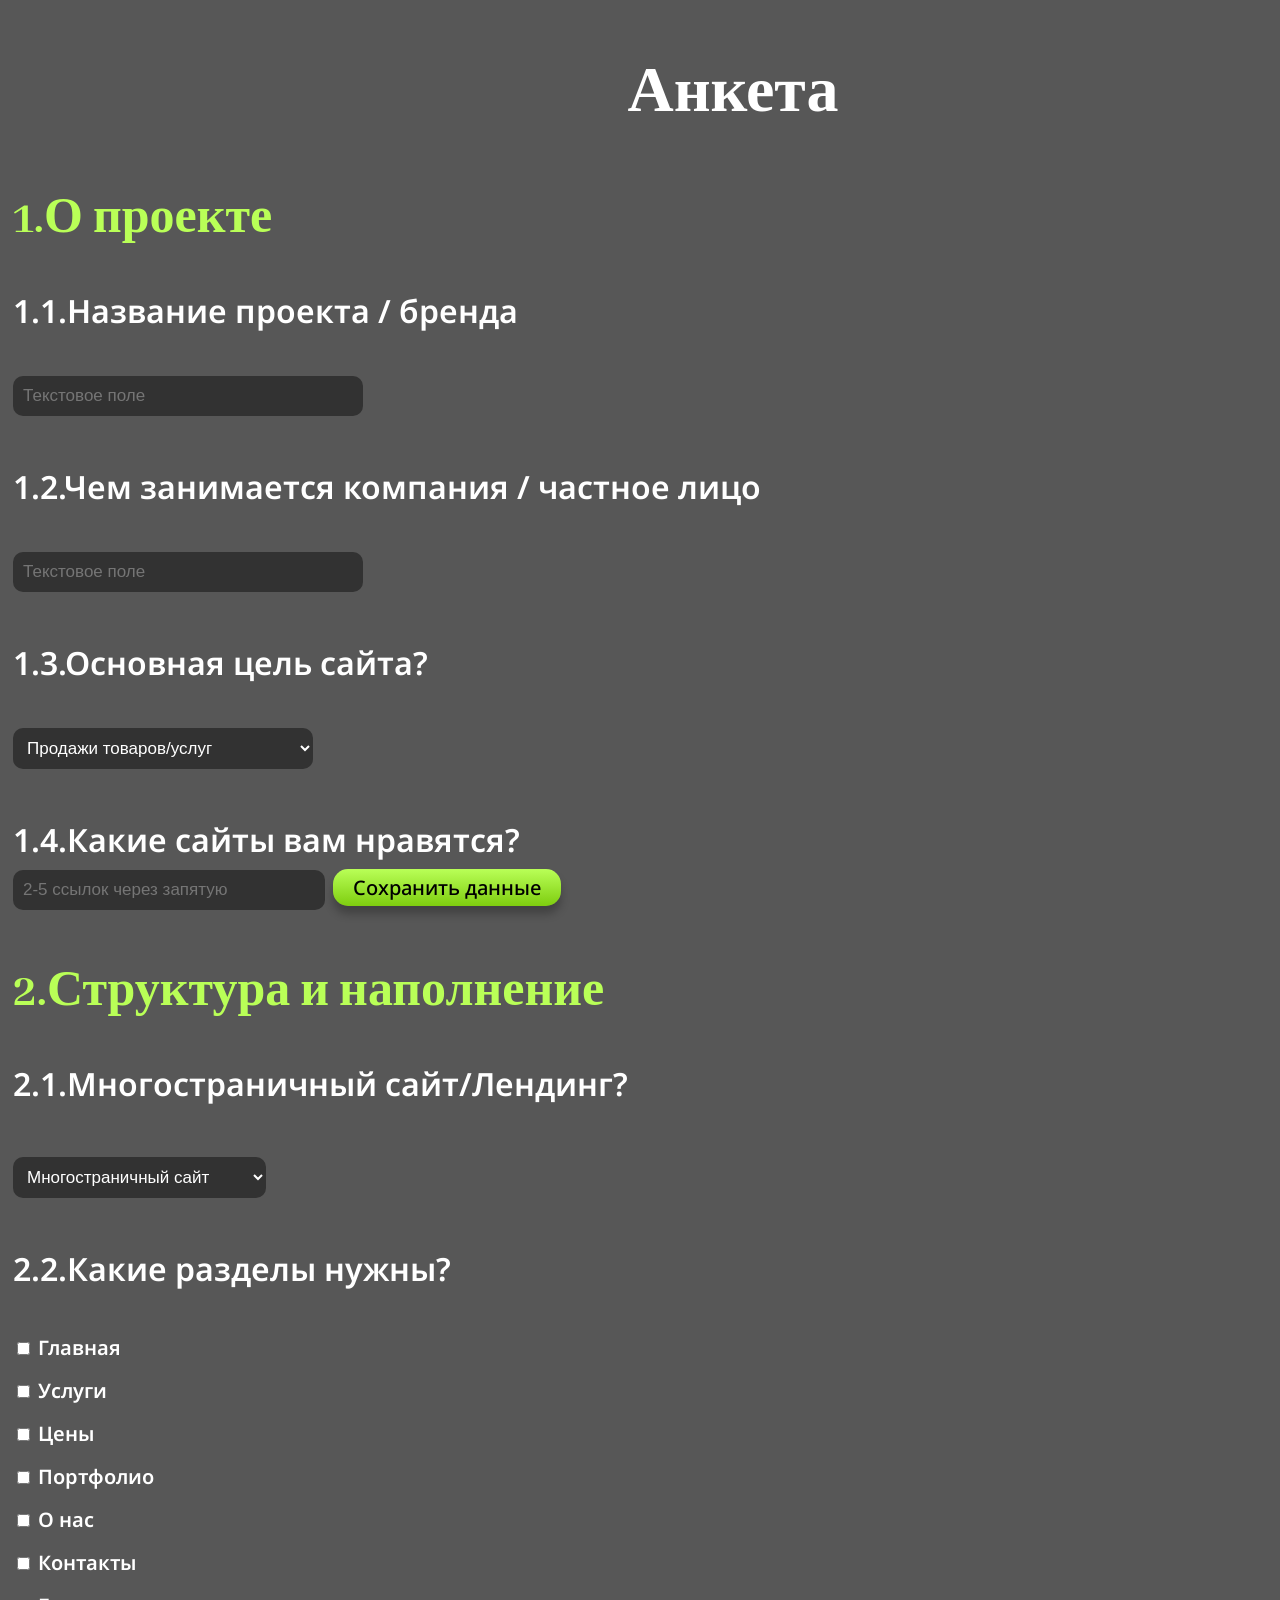
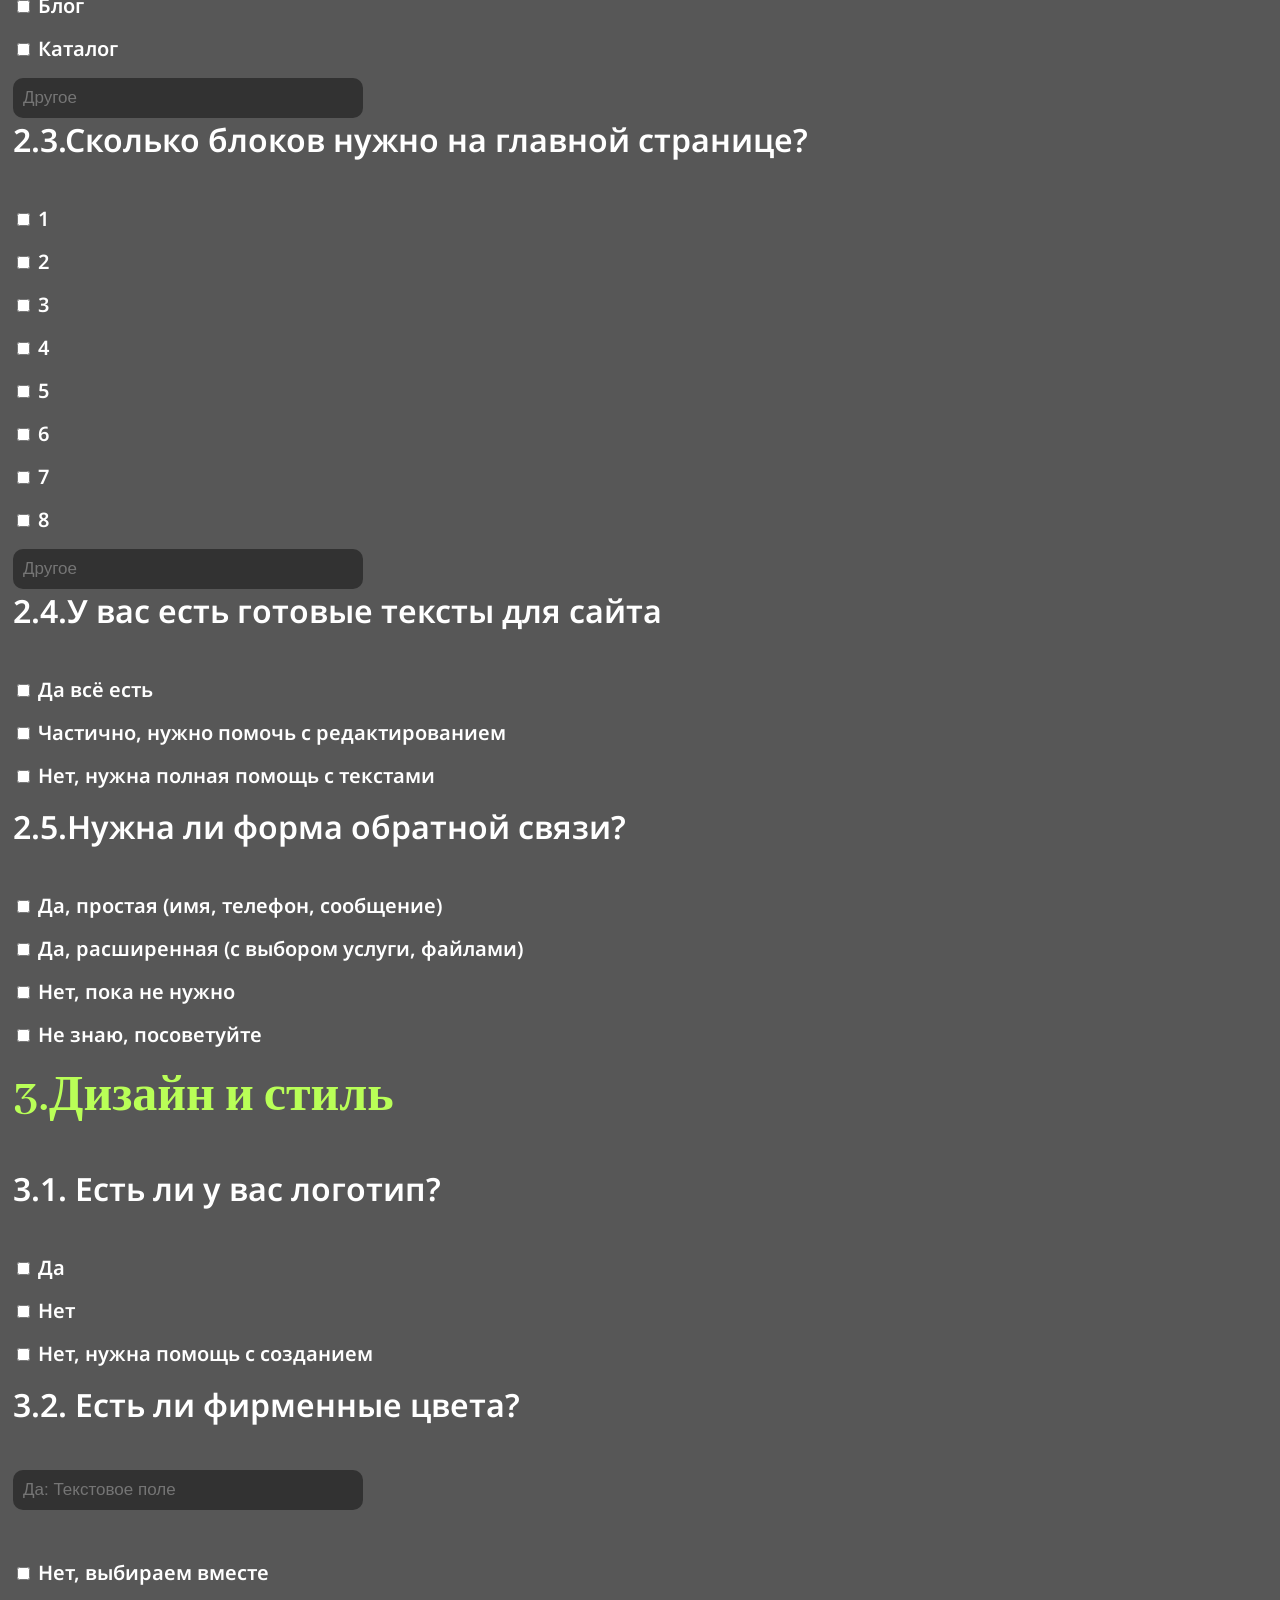
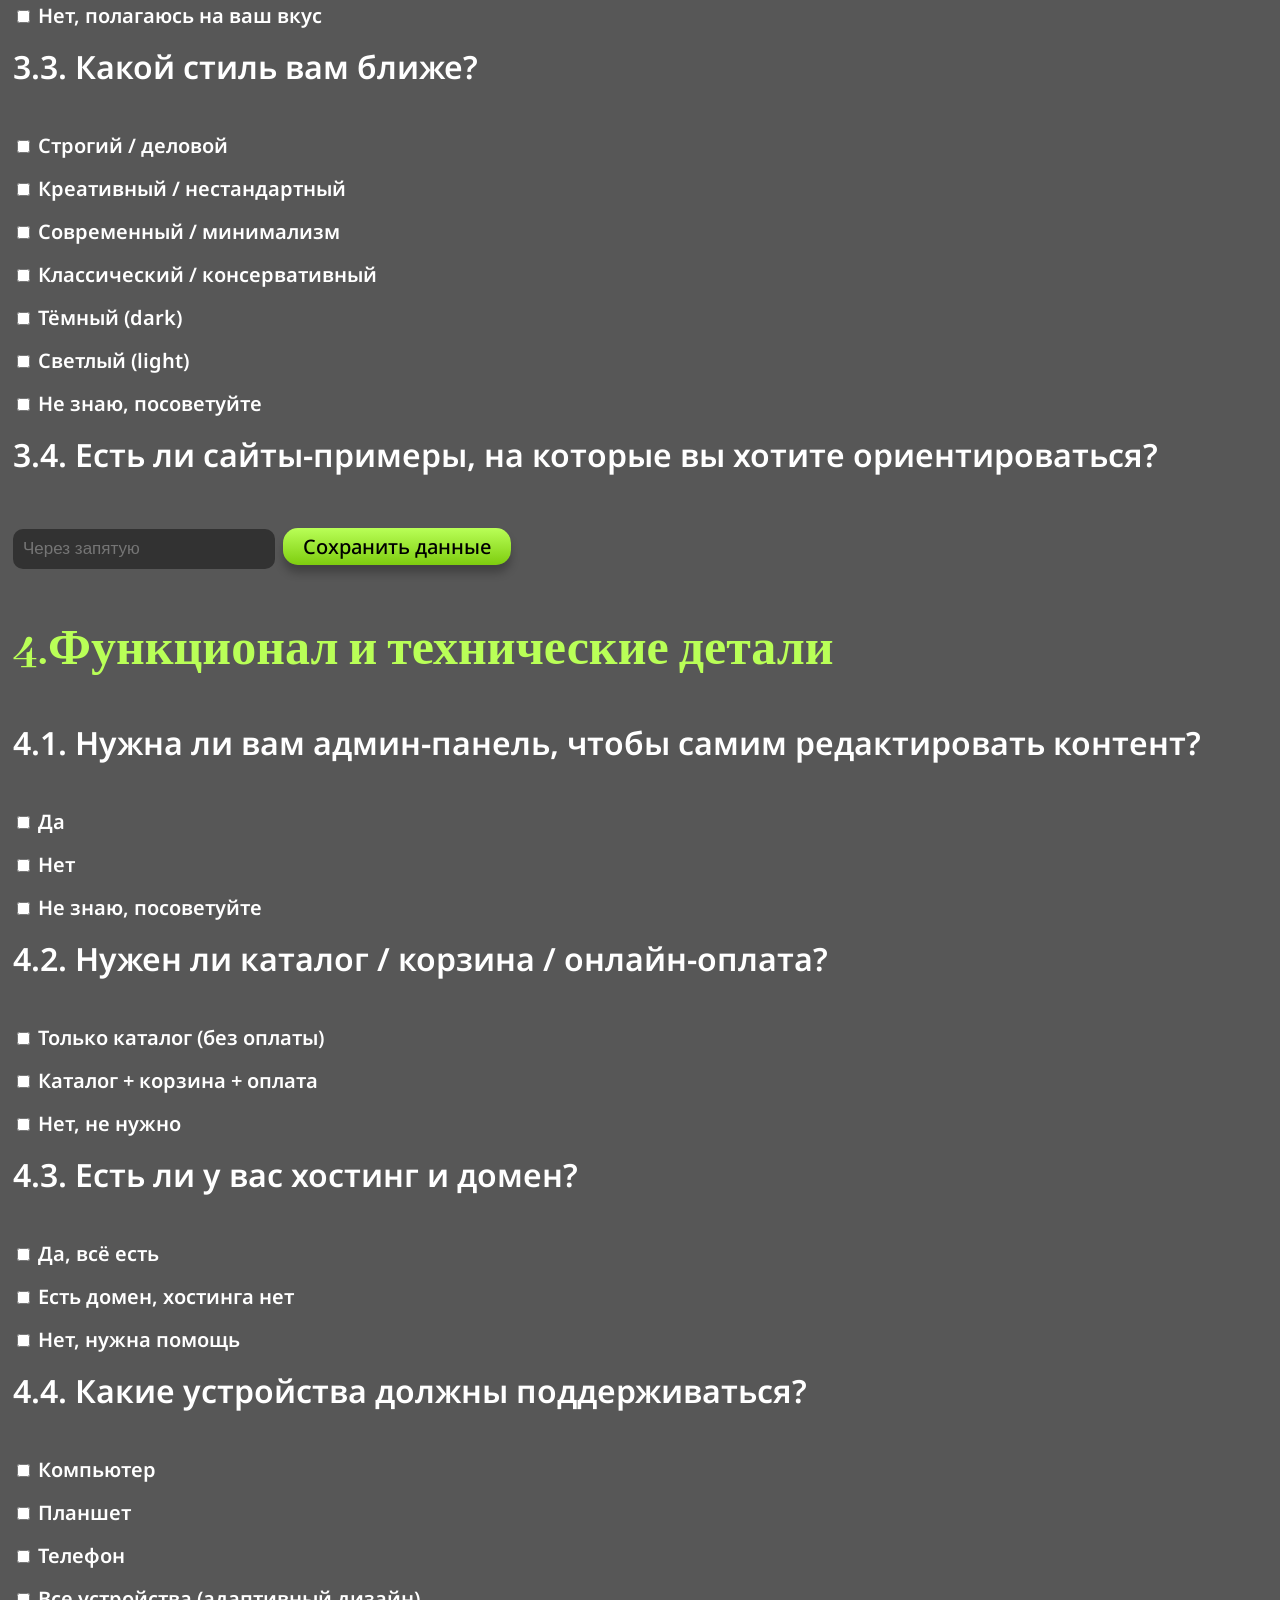
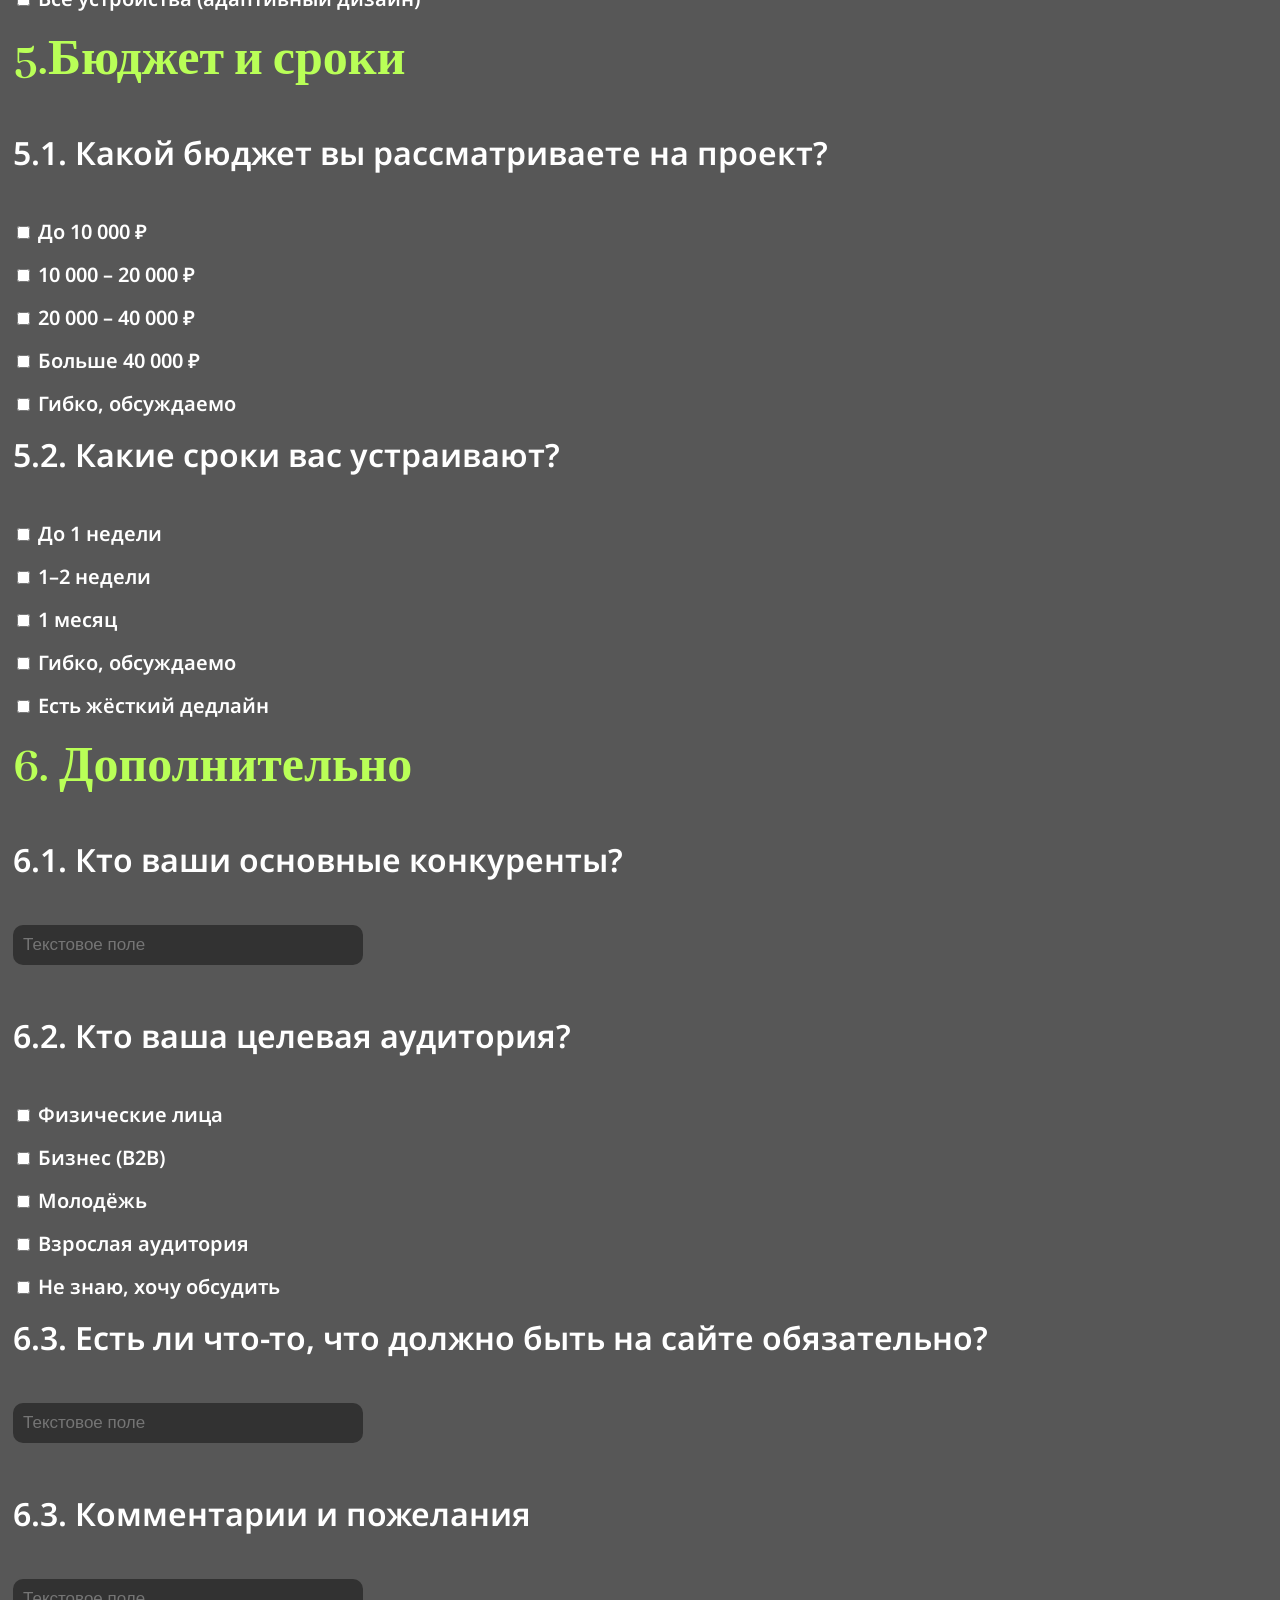
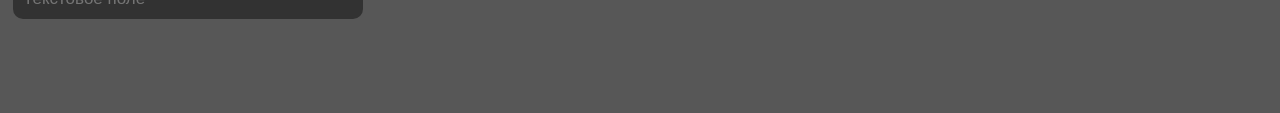
<file: questionnaire.html>
<!DOCTYPE html>
<html lang="ru">

<head>
    <meta charset="UTF-8">
    <meta name="viewport" content="width=device-width, initial-scale=1.0">
    <link rel="stylesheet" href="/css/style.css">
    <link rel="stylesheet" href="css/questionnaire.css">
    <script src="JS/blogCards.js" defer></script>
    <script src="JS/blogPage.js" defer></script>
    <script src="JS/UpArrow.js" defer></script>
    <title>NIKROXL</title>
</head>

<body>

    <!--                          MAIN                    -->

    <section class="questionnaire">
        <div class="container questionnaire__container">

            <h1 class="questionnaire__title">Анкета</h1>
            <form class="questionnaire__form" action="#" class="questionnaire" method="POST">
                <h3 class="questionnaire__subtitle">1.О проекте</h3>
                <label class="label__heading">1.1.Название проекта / бренда</label>
                <input class="questionnaire__text" type="text" name="project_name" placeholder="Текстовое поле">

                <label class="label__heading">1.2.Чем занимается компания / частное лицо</label>
                <input class="questionnaire__text" type="text" name="industry" placeholder="Текстовое поле">


                <label class="label__heading">1.3.Основная цель сайта?</label>
                <select class="questionnaire__text" name="texts">
                    <option value="yes">Продажи товаров/услуг</option>
                    <option value="partially">Портфолио / презентация работ
                    <option>
                    <option value="no">Информирование / новости</option>
                    <option value="no">Бронирование / запись онлайн</option>
                    <option value="no">Личный бренд / блог, другое</option>
                </select>


                <label class="label__heading">1.4.Какие сайты вам нравятся?<label>
                        <input class="questionnaire__text" size="25" type="text" name="industry"
                            placeholder="2-5 ссылок через запятую">
                        <button class="btn__questionnaire" type="submit">Сохранить данные</button>



                        <h3 class="questionnaire__subtitle">2.Структура и наполнение</h3>
                        <label class="label__heading">2.1.Многостраничный сайт/Лендинг?</label>
                        <select class="questionnaire__text" name="texts">
                            <option value="yes">Многостраничный сайт</option>
                            <option value="partially">Лендинг
                            <option>
                        </select>

                        <label for="checked" class="label__heading">2.2.Какие разделы нужны?</label>
                        <!-- Список чекбоксов -->
                        <div class="checkbox-group">
                            <label class="form__checkbox-label">
                                <input class="form__checkbox" type="checkbox" name="sections[]" value="home">
                                <span class="form__checkbox-text">Главная</span>
                            </label>

                            <label class="form__checkbox-label">
                                <input class="form__checkbox" type="checkbox" name="sections[]" value="services">
                                <span class="form__checkbox-text">Услуги</span>
                            </label>

                            <label class="form__checkbox-label">
                                <input class="form__checkbox" type="checkbox" name="sections[]" value="prices">
                                <span class="form__checkbox-text">Цены</span>
                            </label>

                            <label class="form__checkbox-label">
                                <input class="form__checkbox" type="checkbox" name="sections[]" value="portfolio">
                                <span class="form__checkbox-text">Портфолио</span>
                            </label>

                            <label class="form__checkbox-label">
                                <input class="form__checkbox" type="checkbox" name="sections[]" value="about">
                                <span class="form__checkbox-text">О нас</span>
                            </label>

                            <label class="form__checkbox-label">
                                <input class="form__checkbox" type="checkbox" name="sections[]" value="contacts">
                                <span class="form__checkbox-text">Контакты</span>
                            </label>

                            <label class="form__checkbox-label">
                                <input class="form__checkbox" type="checkbox" name="sections[]" value="blog">
                                <span class="form__checkbox-text">Блог</span>
                            </label>

                            <label class="form__checkbox-label">
                                <input class="form__checkbox" type="checkbox" name="sections[]" value="catalog">
                                <span class="form__checkbox-text">Каталог</span>
                            </label>
                            <input class="questionnaire__text" size="25" type="text" name="industry"
                                placeholder="Другое">
                        </div>





                        <label class="label__heading">2.3.Сколько блоков нужно на главной странице?</label>
                        <div class="checkbox-group">
                            <label class="form__checkbox-label">
                                <input class="form__checkbox" type="checkbox" name="sections[]" value="home">
                                <span class="form__checkbox-text">1</span>
                            </label>

                            <label class="form__checkbox-label">
                                <input class="form__checkbox" type="checkbox" name="sections[]" value="services">
                                <span class="form__checkbox-text">2</span>
                            </label>

                            <label class="form__checkbox-label">
                                <input class="form__checkbox" type="checkbox" name="sections[]" value="prices">
                                <span class="form__checkbox-text">3</span>
                            </label>

                            <label class="form__checkbox-label">
                                <input class="form__checkbox" type="checkbox" name="sections[]" value="portfolio">
                                <span class="form__checkbox-text">4</span>
                            </label>

                            <label class="form__checkbox-label">
                                <input class="form__checkbox" type="checkbox" name="sections[]" value="about">
                                <span class="form__checkbox-text">5</span>
                            </label>

                            <label class="form__checkbox-label">
                                <input class="form__checkbox" type="checkbox" name="sections[]" value="contacts">
                                <span class="form__checkbox-text">6</span>
                            </label>

                            <label class="form__checkbox-label">
                                <input class="form__checkbox" type="checkbox" name="sections[]" value="blog">
                                <span class="form__checkbox-text">7</span>
                            </label>

                            <label class="form__checkbox-label">
                                <input class="form__checkbox" type="checkbox" name="sections[]" value="catalog">
                                <span class="form__checkbox-text">8</span>
                            </label>
                            <input class="questionnaire__text" size="25" type="text" name="industry"
                                placeholder="Другое">
                        </div>


                        <label class="label__heading">2.4.У вас есть готовые тексты для сайта</label>
                        <div class="checkbox-group">
                            <label class="form__checkbox-label">
                                <input class="form__checkbox" type="checkbox" name="sections[]" value="home">
                                <span class="form__checkbox-text">Да всё есть</span>
                            </label>

                            <label class="form__checkbox-label">
                                <input class="form__checkbox" type="checkbox" name="sections[]" value="services">
                                <span class="form__checkbox-text">Частично, нужно помочь с редактированием</span>
                            </label>

                            <label class="form__checkbox-label">
                                <input class="form__checkbox" type="checkbox" name="sections[]" value="prices">
                                <span class="form__checkbox-text">Нет, нужна полная помощь с текстами</span>
                            </label>

                        </div>

                        <label class="label__heading">2.5.Нужна ли форма обратной связи?</label>
                        <div class="checkbox-group">
                            <label class="form__checkbox-label">
                                <input class="form__checkbox" type="checkbox" name="sections[]" value="home">
                                <span class="form__checkbox-text">Да, простая (имя, телефон, сообщение)</span>
                            </label>

                            <label class="form__checkbox-label">
                                <input class="form__checkbox" type="checkbox" name="sections[]" value="services">
                                <span class="form__checkbox-text">Да, расширенная (с выбором услуги, файлами)</span>
                            </label>

                            <label class="form__checkbox-label">
                                <input class="form__checkbox" type="checkbox" name="sections[]" value="prices">
                                <span class="form__checkbox-text">Нет, пока не нужно</span>
                            </label>

                            <label class="form__checkbox-label">
                                <input class="form__checkbox" type="checkbox" name="sections[]" value="prices">
                                <span class="form__checkbox-text">Не знаю, посоветуйте</span>
                            </label>
                        </div>

                        <h3 class="questionnaire__subtitle">3.Дизайн и стиль</h3>

                        <label class="label__heading">3.1. Есть ли у вас логотип?</label>
                        <div class="checkbox-group">
                            <label class="form__checkbox-label">
                                <input class="form__checkbox" type="checkbox" name="sections[]" value="home">
                                <span class="form__checkbox-text">Да</span>
                            </label>

                            <label class="form__checkbox-label">
                                <input class="form__checkbox" type="checkbox" name="sections[]" value="services">
                                <span class="form__checkbox-text">Нет</span>
                            </label>

                            <label class="form__checkbox-label">
                                <input class="form__checkbox" type="checkbox" name="sections[]" value="prices">
                                <span class="form__checkbox-text">Нет, нужна помощь с созданием</span>
                            </label>

                        </div>

                        <label class="label__heading">3.2. Есть ли фирменные цвета?</label>
                        <div class="checkbox-group">
                            <input class="questionnaire__text" type="text" name="project_name"
                                placeholder="Да: Текстовое поле">

                            <label class="form__checkbox-label">
                                <input class="form__checkbox" type="checkbox" name="sections[]" value="services">
                                <span class="form__checkbox-text">Нет, выбираем вместе</span>
                            </label>

                            <label class="form__checkbox-label">
                                <input class="form__checkbox" type="checkbox" name="sections[]" value="prices">
                                <span class="form__checkbox-text">Нет, полагаюсь на ваш вкус</span>
                            </label>

                        </div>

                        <label class="label__heading">3.3. Какой стиль вам ближе?</label>
                        <div class="checkbox-group">
                            <label class="form__checkbox-label">
                                <input class="form__checkbox" type="checkbox" name="sections[]" value="home">
                                <span class="form__checkbox-text">Строгий / деловой</span>
                            </label>

                            <label class="form__checkbox-label">
                                <input class="form__checkbox" type="checkbox" name="sections[]" value="services">
                                <span class="form__checkbox-text">Креативный / нестандартный</span>
                            </label>

                            <label class="form__checkbox-label">
                                <input class="form__checkbox" type="checkbox" name="sections[]" value="prices">
                                <span class="form__checkbox-text">Современный / минимализм</span>
                            </label>

                            <label class="form__checkbox-label">
                                <input class="form__checkbox" type="checkbox" name="sections[]" value="home">
                                <span class="form__checkbox-text">Классический / консервативный</span>
                            </label>

                            <label class="form__checkbox-label">
                                <input class="form__checkbox" type="checkbox" name="sections[]" value="services">
                                <span class="form__checkbox-text">Тёмный (dark)</span>
                            </label>

                            <label class="form__checkbox-label">
                                <input class="form__checkbox" type="checkbox" name="sections[]" value="prices">
                                <span class="form__checkbox-text">Светлый (light)</span>
                            </label>

                            <label class="form__checkbox-label">
                                <input class="form__checkbox" type="checkbox" name="sections[]" value="prices">
                                <span class="form__checkbox-text">Не знаю, посоветуйте</span>
                            </label>

                        </div>

                        <label class="label__heading">3.4. Есть ли сайты-примеры, на которые вы хотите
                            ориентироваться?</label>

                        <input class="questionnaire__text" type="text" name="industry" placeholder="Через запятую">
                        <button class="btn__questionnaire" type="submit">Сохранить данные</button>

                        <h3 class="questionnaire__subtitle">4.Функционал и технические детали</h3>

                        <label class="label__heading">4.1. Нужна ли вам админ-панель, чтобы самим редактировать
                            контент?</label>
                        <div class="checkbox-group">

                            <label class="form__checkbox-label">
                                <input class="form__checkbox" type="checkbox" name="sections[]" value="services">
                                <span class="form__checkbox-text">Да</span>
                            </label>

                            <label class="form__checkbox-label">
                                <input class="form__checkbox" type="checkbox" name="sections[]" value="prices">
                                <span class="form__checkbox-text">Нет</span>
                            </label>

                            <label class="form__checkbox-label">
                                <input class="form__checkbox" type="checkbox" name="sections[]" value="prices">
                                <span class="form__checkbox-text">Не знаю, посоветуйте</span>
                            </label>

                        </div>

                        <label class="label__heading">4.2. Нужен ли каталог / корзина / онлайн-оплата?</label>
                        <div class="checkbox-group">
                            <label class="form__checkbox-label">
                                <input class="form__checkbox" type="checkbox" name="sections[]" value="services">
                                <span class="form__checkbox-text">Только каталог (без оплаты)</span>
                            </label>

                            <label class="form__checkbox-label">
                                <input class="form__checkbox" type="checkbox" name="sections[]" value="prices">
                                <span class="form__checkbox-text">Каталог + корзина + оплата</span>
                            </label>

                            <label class="form__checkbox-label">
                                <input class="form__checkbox" type="checkbox" name="sections[]" value="prices">
                                <span class="form__checkbox-text">Нет, не нужно</span>
                            </label>

                        </div>

                        <label class="label__heading">4.3. Есть ли у вас хостинг и домен?</label>
                        <div class="checkbox-group">
                            <label class="form__checkbox-label">
                                <input class="form__checkbox" type="checkbox" name="sections[]" value="services">
                                <span class="form__checkbox-text">Да, всё есть</span>
                            </label>

                            <label class="form__checkbox-label">
                                <input class="form__checkbox" type="checkbox" name="sections[]" value="prices">
                                <span class="form__checkbox-text">Есть домен, хостинга нет</span>
                            </label>

                            <label class="form__checkbox-label">
                                <input class="form__checkbox" type="checkbox" name="sections[]" value="prices">
                                <span class="form__checkbox-text">Нет, нужна помощь</span>
                            </label>

                        </div>

                        <label class="label__heading">4.4. Какие устройства должны поддерживаться?</label>
                        <div class="checkbox-group">
                            <label class="form__checkbox-label">
                                <input class="form__checkbox" type="checkbox" name="sections[]" value="services">
                                <span class="form__checkbox-text">Компьютер</span>
                            </label>

                            <label class="form__checkbox-label">
                                <input class="form__checkbox" type="checkbox" name="sections[]" value="prices">
                                <span class="form__checkbox-text">Планшет</span>
                            </label>

                            <label class="form__checkbox-label">
                                <input class="form__checkbox" type="checkbox" name="sections[]" value="prices">
                                <span class="form__checkbox-text">Телефон</span>
                            </label>

                            <label class="form__checkbox-label">
                                <input class="form__checkbox" type="checkbox" name="sections[]" value="prices">
                                <span class="form__checkbox-text">Все устройства (адаптивный дизайн)</span>
                            </label>

                        </div>

                        <h3 class="questionnaire__subtitle">5.Бюджет и сроки</h3>

                        <label class="label__heading">5.1. Какой бюджет вы рассматриваете на проект?</label>
                        <div class="checkbox-group">
                            <label class="form__checkbox-label">
                                <input class="form__checkbox" type="checkbox" name="sections[]" value="services">
                                <span class="form__checkbox-text">До 10 000 ₽</span>
                            </label>

                            <label class="form__checkbox-label">
                                <input class="form__checkbox" type="checkbox" name="sections[]" value="prices">
                                <span class="form__checkbox-text">10 000 – 20 000 ₽</span>
                            </label>

                            <label class="form__checkbox-label">
                                <input class="form__checkbox" type="checkbox" name="sections[]" value="prices">
                                <span class="form__checkbox-text">20 000 – 40 000 ₽</span>
                            </label>

                            <label class="form__checkbox-label">
                                <input class="form__checkbox" type="checkbox" name="sections[]" value="prices">
                                <span class="form__checkbox-text">Больше 40 000 ₽</span>
                            </label>

                            <label class="form__checkbox-label">
                                <input class="form__checkbox" type="checkbox" name="sections[]" value="prices">
                                <span class="form__checkbox-text">Гибко, обсуждаемо</span>
                            </label>

                            <label class="label__heading">5.2. Какие сроки вас устраивают?</label>
                            <div class="checkbox-group">
                                <label class="form__checkbox-label">
                                    <input class="form__checkbox" type="checkbox" name="sections[]" value="services">
                                    <span class="form__checkbox-text">До 1 недели</span>
                                </label>

                                <label class="form__checkbox-label">
                                    <input class="form__checkbox" type="checkbox" name="sections[]" value="prices">
                                    <span class="form__checkbox-text">1–2 недели</span>
                                </label>

                                <label class="form__checkbox-label">
                                    <input class="form__checkbox" type="checkbox" name="sections[]" value="prices">
                                    <span class="form__checkbox-text">1 месяц</span>
                                </label>

                                <label class="form__checkbox-label">
                                    <input class="form__checkbox" type="checkbox" name="sections[]" value="prices">
                                    <span class="form__checkbox-text">Гибко, обсуждаемо</span>
                                </label>

                                <label class="form__checkbox-label">
                                    <input class="form__checkbox" type="checkbox" name="sections[]" value="prices">
                                    <span class="form__checkbox-text">Есть жёсткий дедлайн</span>
                                </label>

                                <h3 class="questionnaire__subtitle">6. Дополнительно</h3>

                                <label class="label__heading">6.1.  Кто ваши основные конкуренты?</label>
                                <input class="questionnaire__text" type="text" name="project_name"
                                    placeholder="Текстовое поле">

                                    <label class="label__heading">6.2.  Кто ваша целевая аудитория?</label>
                            <div class="checkbox-group">
                                <label class="form__checkbox-label">
                                    <input class="form__checkbox" type="checkbox" name="sections[]" value="services">
                                    <span class="form__checkbox-text">Физические лица</span>
                                </label>

                                <label class="form__checkbox-label">
                                    <input class="form__checkbox" type="checkbox" name="sections[]" value="prices">
                                    <span class="form__checkbox-text">Бизнес (B2B)</span>
                                </label>

                                <label class="form__checkbox-label">
                                    <input class="form__checkbox" type="checkbox" name="sections[]" value="prices">
                                    <span class="form__checkbox-text">Молодёжь</span>
                                </label>

                                <label class="form__checkbox-label">
                                    <input class="form__checkbox" type="checkbox" name="sections[]" value="prices">
                                    <span class="form__checkbox-text">Взрослая аудитория</span>
                                </label>

                                <label class="form__checkbox-label">
                                    <input class="form__checkbox" type="checkbox" name="sections[]" value="prices">
                                    <span class="form__checkbox-text">Не знаю, хочу обсудить</span>
                                </label>

                                <label class="label__heading">6.3.  Есть ли что-то, что должно быть на сайте обязательно?</label>
                                <input class="questionnaire__text" type="text" name="project_name"
                                    placeholder="Текстовое поле">

                                    <label class="label__heading">6.3.  Комментарии и пожелания</label>
                                <input class="questionnaire__text" type="text" name="project_name"
                                    placeholder="Текстовое поле">
            </form>
        </div>
    </section>

</body>
</html>
</file>
<file: css/style.css>
@font-face {
    font-family: 'AbhayaLibre';
    src: url('/fonts/AbhayaLibre-Regular.eot');
    src: local('AbhayaLibre Regular'), local('AbhayaLibre-Regular'),
        url('/fonts/AbhayaLibre-Regular.woff2') format('woff2'),
        url('/fonts/AbhayaLibre-Regular.woff') format('woff');
    font-weight: 400;
    font-style: normal;
    font-display: swap;
}

@font-face {
    font-family: 'AbhayaLibre';
    src: url('/fonts/AbhayaLibre-Bold.eot');
    src: local('AbhayaLibre Bold'), local('AbhayaLibre-Bold'),
        url('/fonts/AbhayaLibre-Bold.woff2') format('woff2'),
        url('/fonts/AbhayaLibre-Bold.woff') format('woff');
    font-weight: 700;
    font-style: normal;
    font-display: swap;
}

@font-face {
    font-family: 'NotoSans';
    src: url('/fonts/NotoSans-Regular.eot');
    src: local('NotoSans Regular'), local('NotoSans-Regular'),
        url('/fonts/NotoSans-Regular.woff2') format('woff2'),
        url('/fonts/NotoSans-Regular.woff') format('woff');
    font-weight: 400;
    font-style: normal;
    font-display: swap;
}

@font-face {
    font-family: 'NotoSans';
    src: url('/fonts/NotoSans-Regular.eot');
    src: local('NotoSans Medium'), local('NotoSans-Medium'),
        url('/fonts/NotoSans-Medium.woff2') format('woff2'),
        url('/fonts/NotoSans-Medium.woff') format('woff');
    font-weight: 500;
    font-style: normal;
    font-display: swap;
}

@font-face {
    font-family: 'NotoSans';
    src: url('/fonts/NotoSans-SemiBold.eot');
    src: local('NotoSans SemiBold'), local('NotoSans-SemiBold'),
        url('/fonts/NotoSans-SemiBold.woff2') format('woff2'),
        url('/fonts/NotoSans-SemiBold.woff') format('woff');
    font-weight: 600;
    font-style: normal;
    font-display: swap;
}

@font-face {
    font-family: 'NotoSans';
    src: url('/fonts/NotoSans-Bold.eot');
    src: local('NotoSans Bold'), local('NotoSans-Bold'),
        url('/fonts/NotoSans-Bold.woff2') format('woff2'),
        url('/fonts/NotoSans-Bold.woff') format('woff');
    font-weight: 700;
    font-style: normal;
    font-display: swap;
}


:root {
    --main-bg: #323232;
}

body {
    background-color: var(--main-bg);
}

html {
    box-sizing: border-box;
    font-size: 62.5%;
    font-family: "NotoSans", "AbhayaLibre", sans-serif;
    color: white;
}

*,
*::before *::after {
    box-sizing: inherit;
}

a {
    color: inherit;
    text-decoration: none;
}

img {
    max-width: 100%;
    height: auto;
}

/* glon */

.bth-reset {
    padding: 0;
    border: none;
    background-color: transparent;
    cursor: pointer;
}

.list-reset {
    margin: 0;
    padding: 0;
    list-style: none;
}

.container {
    width: 1440px;
    height: auto;
    padding: 0 5px;
    margin: 0 auto;
    margin-bottom: 50px;
    white-space: nowrap;
}


/* HEADER */

.header__block {
    display: flex;
    flex-direction: row;
    justify-content: space-between;
    align-items: center;
}

.logo__text {
    margin: 0;
    font-size: 6.4rem;
    font-weight: 700;
    font-family: 'AbhayaLibre';
    letter-spacing: -10%;
}

.logo__text:hover {
    color: #B9FF57;
}

.nav__list {
    padding: 0;
    margin: 0;
    display: flex;
    flex-direction: row;
}

.nav__item {
    margin-right: 9.2rem;
    font-size: 2.2rem;
    font-weight: 600;
    font-family: 'NotoSans';
    list-style: none;
}

.nav__link:hover {
    color: #B9FF57;
}

.bth__header {
    display: none;
}

@media (max-width: 1023px) {

    .header__container {
        width: 100%;
    }

    .header__block {
        justify-content: space-between;
    }

    .logo__text {
        font-size: 3.6rem;
    }

    .nav__item {
        font-size: 1.7rem;
        font-family: 'NotoSans';
        list-style: none;
    }

    .bth__header {
        display: none;
    }
}

@media (max-width: 767px) {

    .header__container {
        width: 100%;
    }

    .header__block {
        justify-content: space-around;
    }

    .logo__text {
        font-size: 3.2rem;
    }

    .nav__list {
        display: none;
    }

    .bth__header {
        display: flex;
        justify-content: center;
        align-self: center;
        padding: 1rem 1rem;
        font-size: 2.1rem;
        font-weight: 600;
        font-family: 'NotoSans';
        border: 1px solid #8F8F8F;
        border-radius: 10px;
        color: white;
        background-color: #8F8F8F;
    }

    .bth__header::after {
        content: url(/img/Vector__header.svg);
        margin-left: 1rem;
    }

    .bth__header:hover {
        background-color: #b9b8b8;
    }
}

/*  MAIN */

/* HERO */

.hero__container {
    display: flex;
    flex-direction: row;
    justify-content: start;
    align-items: start;
    gap: 90px;
}

.hero__block {
    display: flex;
    flex-direction: column;
    justify-content: center;
    align-items: start;
    white-space: wrap;
    width: 100%;
    width: 558px;
    padding: 37px 64px;
    border: 1px solid #575757;
    border-radius: 8px;
    background-color: #575757;
}

.hero__subtitle {
    margin-bottom: 2rem;
    font-size: 2.4rem;
    font-weight: 500;
    font-family: 'NotoSans';
}

.hero__subtitle:last-child {
    margin-bottom: 2.8rem;
}

.hero__title {
    max-width: 372px;
    margin: 0;
    margin-bottom: 2rem;
    font-size: 3.6rem;
    font-weight: 400;
    font-family: 'NotoSans';
}

.button__hero {
    display: flex;
    flex-direction: row;
    gap: 50px;
}

.btn__main {
    padding: 5px 20px;
    border: none;
    border-radius: 15px;
    color: black;
    background: linear-gradient(to bottom, #B9FF57, #7ECD0F);
    font-size: 3.2rem;
    font-weight: 500;
    font-family: 'NotoSans';
    box-shadow: 0px 8px 8px 0px rgba(0, 0, 0, 0.25);
}

.btn__main:hover {
    transform: scale(1.1);
}

.hero__img {
    width: 499px;
    height: 370px;
    background-image: url("/img/Hero___img-1.png");
    background-repeat: no-repeat;
    background-position: center;
    background-size: contain;
}

@media (max-width: 1023px) {
    .hero__container {
        width: 100%;
    }

    .hero__block {
        width: 100%;
        width: 329px;
        padding: 37px 37px;
    }

    .button__hero {
        flex-direction: column;
        gap: 10px;
    }

    .btn__main {
        display: flex;
        justify-content: center;
        padding: 5px 20px;
        font-size: 2.2rem;
    }

    .hero__img {
        width: 410px;
        max-height: 550px;
    }

}

@media (max-width: 767px) {
    .hero__container {
        display: flex;
        flex-direction: column;
        align-items: center;
        width: 100%;
        gap: 50px;
    }

    .hero__block {

        width: 100%;
        width: 260px;
        padding: 37px 37px;
    }

    .button__hero {
        flex-direction: column;
        gap: 20px;
    }

    .hero__subtitle {
        font-size: 2rem;
    }

    .hero__title {
        font-size: 2.5rem;
        font-weight: 400;
        font-family: 'NotoSans';
    }

    .hero__img {
        width: 330px;
        height: 370px;
    }
}

/* COOPERATION */

.main__title {
    margin: 0;
    margin-bottom: 7.7rem;
    text-align: center;

    font-size: 4.8rem;
    font-weight: 700;
}

.cooperation__list {
    display: flex;
    flex-direction: column;
    align-items: center;
    justify-content: center;
    margin: 0;
}

.cooperation__item {
    display: flex;
    justify-content: center;
    align-items: center;
    margin-bottom: 6.2rem;
}

.cooperation__item:last-child {
    margin-bottom: 0;
}

.cooperation__number {
    display: flex;
    justify-content: center;
    align-items: center;
    width: 150px;
    height: 150px;
    margin-right: 5.1rem;
    border: 1px solid #7ECD0F;
    background-color: #7ECD0F;
    color: black;
    border-radius: 50%;
    font-size: 6.4rem;
    font-weight: 700;
    font-family: 'AbhayaLibre';
}

.cooperation__number:nth-child(2n+2) {
    margin-right: 0;
    margin-left: 5.1rem;

}

.cooperation__text {
    width: 100%;
    max-width: 591px;
    white-space: wrap;
}

.cooperation__title {
    margin: 0;
    margin-bottom: 2.1rem;
    font-size: 3.2rem;
    font-weight: 600;
    font-family: 'NotoSans';
}

.cooperation__description {
    margin: 0;
    font-size: 2.4rem;
    font-weight: 500;
    font-family: 'NotoSans';
}

@media (max-width: 1023px) {
    .cooperation__container {
        width: 100%;
    }

    .cooperation__text {
        max-width: 442px;
    }
}

@media (max-width: 767px) {

    .cooperation__container {
        width: 100%;
    }

    .cooperation__list {
        padding: 0;
        padding-right: 20px;
    }

    .cooperation__text {
        max-width: 224px;
    }

    .cooperation__title {
        font-size: 2.4rem;
    }

    .cooperation__description {
        font-size: 1.6rem;
    }

    .cooperation__number {
        width: 70px;
        height: 70px;
        margin-right: 3rem;
        font-size: 4rem;
    }

    .cooperation__number:nth-child(2n+2) {
        margin-right: 0;
        margin-left: 3rem;

    }
}

/* PRICE */

.price__container {
    display: flex;
    flex-direction: column;
    justify-content: start;
}

.price__title {
    text-align: center;
}

.price__list {
    display: flex;
    flex-direction: row;
    justify-content: center;
    gap: 10px;
}

.price__list:last-child {}

.price__card {
    display: flex;
    flex-direction: column;
    width: 100%;
    max-width: 420px;
    margin-bottom: 2rem;
    padding: 32px 10px 33px;
    border: none;
    border-radius: 5px;
    background-color: #575757;
}

.priceBlock__last {
    display: flex;
    flex-direction: column;
    align-self: center;
    width: 100%;
    max-width: 1260px;
    margin-bottom: 5.2rem;
    padding: 32px 40px 33px;
    border: none;
    border-radius: 5px;
    background-color: #575757;
}

.price__heading {
    margin: 0;
    margin-bottom: 1.7rem;
    white-space: wrap;
    font-size: 3.2rem;
    font-weight: 700;
    font-family: 'AbhayaLibre';
}

.price__subtitle {
    margin: 0;
    margin-bottom: 2.2rem;
    font-size: 3.2rem;
    font-weight: 600;
    white-space: wrap;
    font-family: 'AbhayaLibre';
}

.card__list {
    display: flex;
    flex-direction: column;
    justify-content: start;
    white-space: wrap;
    padding: 0;
    margin: 0;
}

.card__item {
    margin-bottom: 4.1rem;
    font-size: 2.4rem;
    font-weight: 500;
    font-family: 'NotoSans';
    list-style: none;
}

.price__paragraph {
    margin: 0;
    white-space: wrap;
}

.price__value {
    font-size: 3.2rem;
    font-weight: 700;
    font-family: 'NotoSans';
    color: #B9FF57;
}

.price__prepayment {
    text-align: center;
    margin: 0;
    font-size: 3.2rem;
    font-weight: 700;
    font-family: 'NotoSans';
}

.em__text {
    font-style: normal;
    font-weight: 700;
}

.strong__text {
    color: #B9FF57;
}

@media (max-width: 1023px) {

    .price__container {
        width: 100%;
    }

    .price__card {
        width: 100%;
        max-width: 231px;
    }

    .priceBlock__last {
        display: flex;
        flex-direction: column;
        width: 100%;
        max-width: 693px;
    }

    .price__heading {
        margin: 0;
        margin-bottom: 1.7rem;
        font-size: 2.4rem;
    }

    .price__subtitle {
        font-size: 2.4rem;

    }

    .card__item {
        font-size: 1.5rem;
    }

    .price__value {
        font-size: 3.2rem;
    }
}

@media (max-width: 767px) {

    .price__container {
        width: 100%;

    }

    .price__list {
        flex-direction: column;
        align-items: center;
    }

    .priceBlock__last {
        display: flex;
        justify-content: center;
        align-items: center;
        width: 100%;
        max-width: 251px;
        padding: 9px 0 10px 0;
        height: 250px;
    }

    .price__heading-last {

        max-width: 200px;
        font-size: 2rem;
    }

    .price__paragraph {
        max-width: 200px;
        font-size: 1.5rem;

    }

    .price__prepayment {
        white-space: wrap;
    }
}

/* FORM */

.form__container {
    display: flex;
    flex-direction: column;
    justify-content: center;
}

.form__Card {
    display: flex;
    flex-direction: column;
    justify-content: center;
    align-items: center;
    align-self: center;
    width: 100%;
    max-width: 1340px;
    background-color: #575757;
    padding: 20px 0 40px;
    border-radius: 10px;
}

.form__subtitle {
    max-width: 700px;
    margin: 0;
    margin-bottom: 6.9rem;
    white-space: wrap;
    font-size: 4.8rem;
    font-weight: 700;
    font-family: 'AbhayaLibre';
}

.form__group {
    display: flex;
    flex-direction: column;
}

.form__label {
    margin-bottom: 5px;
    font-size: 2rem;
    font-weight: 600;
    font-family: 'NotoSans';
}

.form__input {
    padding: 10px 20px 10px;
    margin-bottom: 2.1rem;
    border: 1px solid #323232;
    border-radius: 20px;
    color: white;
    background-color: #323232;
}

.form__checkbox-label {
    width: 100%;
    max-width: 700px;
    margin-bottom: 1.6rem;
    white-space: wrap;
    font-size: 2rem;
    font-weight: 600;
    font-family: 'NotoSans';
}

@media (max-width: 1023px) {
    .form__container {
        width: 100%;
    }

    .form__Card {
        width: 100%;
        max-width: 773px;
        padding: 30px 0 40px;

    }

    .form__body {
        width: 100%;
        max-width: 350px;
    }

    .form__subtitle {
        max-width: 350px;
        font-size: 3.2rem;
        font-weight: 700;
        font-family: 'AbhayaLibre';
    }
}

@media (max-width: 767px) {
    .form__container {
        width: 100%;
    }

    .form__Card {
        display: flex;
        flex-direction: column;
        justify-content: center;
        align-items: center;
    }

    .form__title {
        white-space: wrap;
    }

    .form__Card {
        width: 100%;
        max-width: 300px;
        padding: 30px 15px 40px;
    }

    .form__body {
        width: 100%;
        max-width: 350px;
    }

    .form__subtitle {
        max-width: 300px;
        font-size: 3.2rem;
        font-weight: 700;
        font-family: 'AbhayaLibre';
    }

    .form__input {
        max-width: 200px;
    }
}

/* FOOTER */

.footer {
    display: flex;
    flex-direction: row;
    justify-content: center;
    align-items: center;
}

.footer__container {
    display: flex;
    flex-direction: row;
    justify-content: center;
    align-items: center;
    width: 100%;
    width: 1440px;
    height: auto;
    margin: 0;
    padding: 20px 40px 30px;
    background-color: #575757;
}

.footer__social {
    display: flex;
    flex-direction: row;
    padding: 0;
    margin: 0;
    margin-bottom: 2.6rem;
    list-style: none;
}

.footer__social-item {
    margin-left: 1.4rem;
}

.footer__text {
    margin: 0;
    margin-bottom: 3rem;
    font-size: 2.4rem;
    font-weight: 600;
    font-family: 'NotoSans';
}

.footer__copy-text {
    margin-bottom: 0;
}

.footer__legal {
    display: flex;
    flex-direction: column;
}


.footer__nav-list {
    display: flex;
    flex-direction: row;
    padding: 0;
    margin: 0;
}

.footer__nav-item {
    margin-right: 2.2rem;
    font-size: 3.2rem;
    font-weight: 700;
    font-family: 'NotoSans';
    list-style: none;
}

@media (max-width: 1023px) {
    .footer__container {
        width: 100%;

    }

    .footer__nav-list {
        flex-direction: column;
        gap: 10px;
    }
}

@media (max-width: 767px) {
    .footer__container {
        display: flex;
        flex-direction: column;
        justify-content: start;
        align-items: start;
        width: 100%;
        max-width: px;
        height: 100%;
        white-space: wrap;
    }

    .footer__copy-text {
        margin-bottom: 2rem;
    }

    .footer__nav-list {
        flex-direction: column;
    }

    .footer__text {
        font-size: 1.6rem;
    }
}

/* PORTFOLIO */

.portfolio__block {
    display: flex;
    flex-direction: row;
    justify-content: center;
    flex-wrap: wrap;
    gap: 90px;
}

.portfolio__card {
    display: flex;
    flex-direction: column;
    justify-content: start;
    flex-wrap: wrap;
    width: 100%;
    max-width: 618px;
    padding: 27px 13px 30px;
    border: 1px solid #968f8f;
    border-radius: 5px;
    background-color: #575757;
}

.portfolio__heading {
    margin: 0;
    margin-bottom: 2.7rem;
    font-size: 3.6rem;
    font-weight: 700;
    font-family: 'NotoSans';
    white-space: wrap;
}

.portfolio__paragraph {
    margin: 0;
    margin-bottom: 2.1rem;
    font-size: 2.4rem;
    font-weight: 400;
    font-family: 'NotoSans';
    white-space: wrap;
}

.supportive__text {
    margin-bottom: 2rem;
    font-size: 2.4rem;
    font-weight: 600;
    font-family: 'NotoSans';
    color: #B9FF57;
}

.supportive__text:last-child {
    margin-bottom: 0;
}

.portfolio__card-list {
    display: flex;
    flex-direction: row;
    justify-content: start;
    align-items: start;
    flex-wrap: wrap;
    width: 100%;
    max-width: 630px;
    gap: 25px;
    padding: 0;
    margin: 0;
    margin-bottom: 3rem;
    list-style: none;
}

.portfolio__card-item {
    display: flex;
    flex-wrap: wrap;
    padding: 5px 40px 5px;
    border: 1px solid #B9FF57;
    border-radius: 15px;
    color: rgb(19, 19, 19);
    background: linear-gradient(to bottom, #B9FF57, #7ECD0F);
    font-size: 3.2rem;
    font-weight: 600;
    font-family: 'NotoSans';
}

.portfolio__link:hover {
    color: #bbc9a8;
}

@media (max-width: 1023px) {

    .portfolio__container {
        width: 100%;
    }

    .portfolio__block {
        justify-content: center;
        gap: 10px;
    }

    .portfolio__card {
        max-width: 318px;
        gap: 10px;
    }

    .portfolio__heading {
        font-size: 2.5rem;
        white-space: wrap;
    }

    .portfolio__paragraph {
        margin-bottom: 2.1rem;
        font-size: 2rem;
    }

    .supportive__text {
        font-size: 1.8rem;
    }

    .portfolio__card-item {
        font-size: 2rem;
    }
}

@media (max-width: 767px) {
    .portfolio__container {
        width: 100%;
    }

    .portfolio__block {
        justify-content: start;
        gap: 10px;
    }

    .portfolio__card {
        max-width: 300px;
    }
}


/* BLOG */

.blog__container {
    display: flex;
    flex-direction: column;
    justify-content: center;
    align-items: center;
}

.blog__block {
    display: flex;
    flex-direction: row;
    justify-content: start;
    gap: 20px;
}

.blog__card {
    display: flex;
    flex-direction: row;
    justify-content: start;
    align-items: center;
}

/* CONTACT */

.contact__block {
    display: flex;
    flex-direction: row;
    align-items: start;
    padding: 20px 30px 20px;
    background-color: #575757;
}

.contact-list {
    margin: 0;
    padding: 0;
    padding-left: 2rem;
}

.contact {
    font-size: 2.3rem;
    font-weight: 500;

}

.contact__item {
    margin-bottom: 1rem;
    list-style: none;
}

.contact__item:last-child {
    margin-bottom: 0;
}

@media (max-width: 1023px) {
    .contact__container {
        width: 100%;
    }
}

@media (max-width: 767px) {
    .contact__container {
        width: 100%;
    }

    .contact__block {
        flex-direction: column;
    }
}

/* JAVA SCRIPT */

/* ---------------- */

.up__Arrow {
    position: fixed;
    bottom: 30px;
    right: 30px;
    width: 70px;
    height: 70px;
    border: none;
    border-radius: 50%;
    cursor: pointer;
    color: white;
    background-color: #7ECD0F;
}

.up__Arrow::after {
    content: "\2b06";
    display: block;
    margin-bottom: 2px;
    font-size: 2.8rem;
    text-align: center;
    line-height: 1;
}


/* POLITIKA VS APPROVAL */

/* ===== МОДАЛЬНОЕ ОКНО ===== */
/* Модальное окно — 100% работает */
.modal-overlay {
    position: fixed;
    top: 0;
    left: 0;
    width: 100%;
    height: 100%;
    background: rgba(0, 0, 0, 0.8);
    backdrop-filter: blur(5px);
    display: none;
    /* по умолчанию скрыто */
    justify-content: center;
    align-items: center;
    z-index: 9999;
}

.modal-overlay.active {
    display: flex;
    /* появляется при клике */
}

.modal {
    position: relative;
    background: #323232;
    padding: 40px 30px;
    border-radius: 16px;
    max-width: 400px;
    width: 90%;
    /* чтобы не вылезало за экран */
    box-shadow: 0 20px 60px rgba(0, 0, 0, 0.5);
    box-sizing: border-box;
}

.modal__close {
    position: absolute;
    top: 15px;
    right: 20px;
    background: none;
    border: none;
    color: white;
    font-size: 28px;
    cursor: pointer;
}

.modal__list {
    list-style: none;
    padding: 0;
    margin: 0;
}

.modal__item {
    margin-bottom: 20px;
}

.modal__link {
    font-size: 24px;
    font-weight: 600;
    color: white;
    text-decoration: none;
}

.modal__link:hover {
    color: #B9FF57;
}
</file>
<file: css/privary.css>
/* POLITIKA VS APPROVAL */

.policy {
    max-width: 860px;
    margin: 60px auto;
    padding: 40px 30px;
    padding-bottom: 40px;
    background: #ffffff;
    border-radius: 16px;
    box-shadow: 0 10px 30px rgba(0, 0, 0, 0.05);
    font-family: -apple-system, BlinkMacSystemFont, 'Segoe UI', Roboto, sans-serif;
    line-height: 1.7;
    color: #1a1a1a;
}

.policy__header {
    display: flex;
    justify-content: space-between;
    align-items: flex-end;
    flex-wrap: wrap;
    border-bottom: 2px solid #7ECD0F;
    padding-bottom: 20px;
    margin-bottom: 40px;
}

.policy__title {
    font-size: 28px;
    font-weight: 700;
    margin: 0;
    line-height: 1.2;
}

.policy__meta {
    text-align: right;
    font-size: 14px;
    color: #666;
}

.policy__meta strong {
    display: block;
    font-size: 16px;
    color: #222;
}

.policy__toc {
    background: #f8f9fa;
    padding: 20px 25px;
    border-radius: 12px;
    margin-bottom: 40px;
}

.policy__toc-title {
    font-size: 18px;
    font-weight: 600;
    margin-top: 0;
    margin-bottom: 10px;
}

.policy__toc-list {
    list-style: none;
    padding: 0;
    margin: 0;
    columns: 2 200px;
}

.policy__toc-list li {
    margin-bottom: 4px;
}

.policy__toc-list a {
    color: #1a1a1a;
    text-decoration: none;
    font-size: 15px;
    transition: color 0.2s;
}

.policy__toc-list a:hover {
    color: #7ECD0F;
}

.policy__section {
    margin-bottom: 40px;
}

.policy__section h2 {
    font-size: 22px;
    font-weight: 700;
    border-left: 4px solid #7ECD0F;
    padding-left: 16px;
    margin-top: 0;
    margin-bottom: 20px;
}

.policy__section h3 {
    font-size: 18px;
    font-weight: 600;
    margin-top: 25px;
    margin-bottom: 10px;
}

.policy__section p {
    margin: 12px 0;
}

.policy__section ul,
.policy__section ol {
    padding-left: 25px;
    margin: 10px 0 16px;
}

.policy__section li {
    margin-bottom: 4px;
}

.policy__section .highlight {
    background: #f1f9ed;
    padding: 16px 20px;
    border-radius: 8px;
    border-left: 4px solid #7ECD0F;
    font-size: 15px;
    margin: 20px 0;
}

@media (max-width: 640px) {
    .policy {
        padding: 20px 16px;
        margin: 20px 10px;
    }

    .policy__header {
        flex-direction: column;
        align-items: flex-start;
        gap: 8px;
    }

    .policy__meta {
        text-align: left;
        font-size: 13px;
    }

    .policy__toc-list {
        columns: 1;
    }
}
</file>
<file: css/questionnaire.css>
body {
    background-color: #575757;
}

.questionnaire__form {
    display: flex;
    flex-direction: column;
    justify-content: center;

}

.questionnaire__title {
    text-align: center;
    font-size: 6.4rem;
    font-weight: 700;
    font-family: 'AbhayaLibre';
}

.questionnaire__subtitle {
    margin: 0;
    margin-bottom: 4rem;
    font-size: 5rem;
    font-weight: 700;
    font-family: 'AbhayaLibre';
    color: #B9FF57;
}

.label__heading {
    display: flex;
    flex-direction: column;
    margin-bottom: 4.4rem;
    font-size: 3.2rem;
    font-weight: 600;
    font-family: 'NotoSans';
}

.questionnaire__text {
    display: inline-block;
    width: auto;
    min-width: 50px;
    max-width: 300px;
    padding: 10px 40px 10px 10px;
    margin-bottom: 4.9rem;
    font-size: 1.7rem;
    font-weight: 500;
    border: none;
    border-radius: 10px;
    color: white;
    background-color: #323232;
    outline: none;
}

.questionnaire__text:last-child {
    margin-bottom: 0;
}

.checkbox-group {
    display: flex;
    flex-direction: column;
}

.btn__questionnaire {
    padding: 5px 20px;
    border: none;
    border-radius: 15px;
    color: black;
    background: linear-gradient(to bottom, #B9FF57, #7ECD0F);
    font-size: 2rem;
    font-weight: 500;
    font-family: 'NotoSans';
    box-shadow: 0px 8px 8px 0px rgba(0, 0, 0, 0.25);
}
</file>
